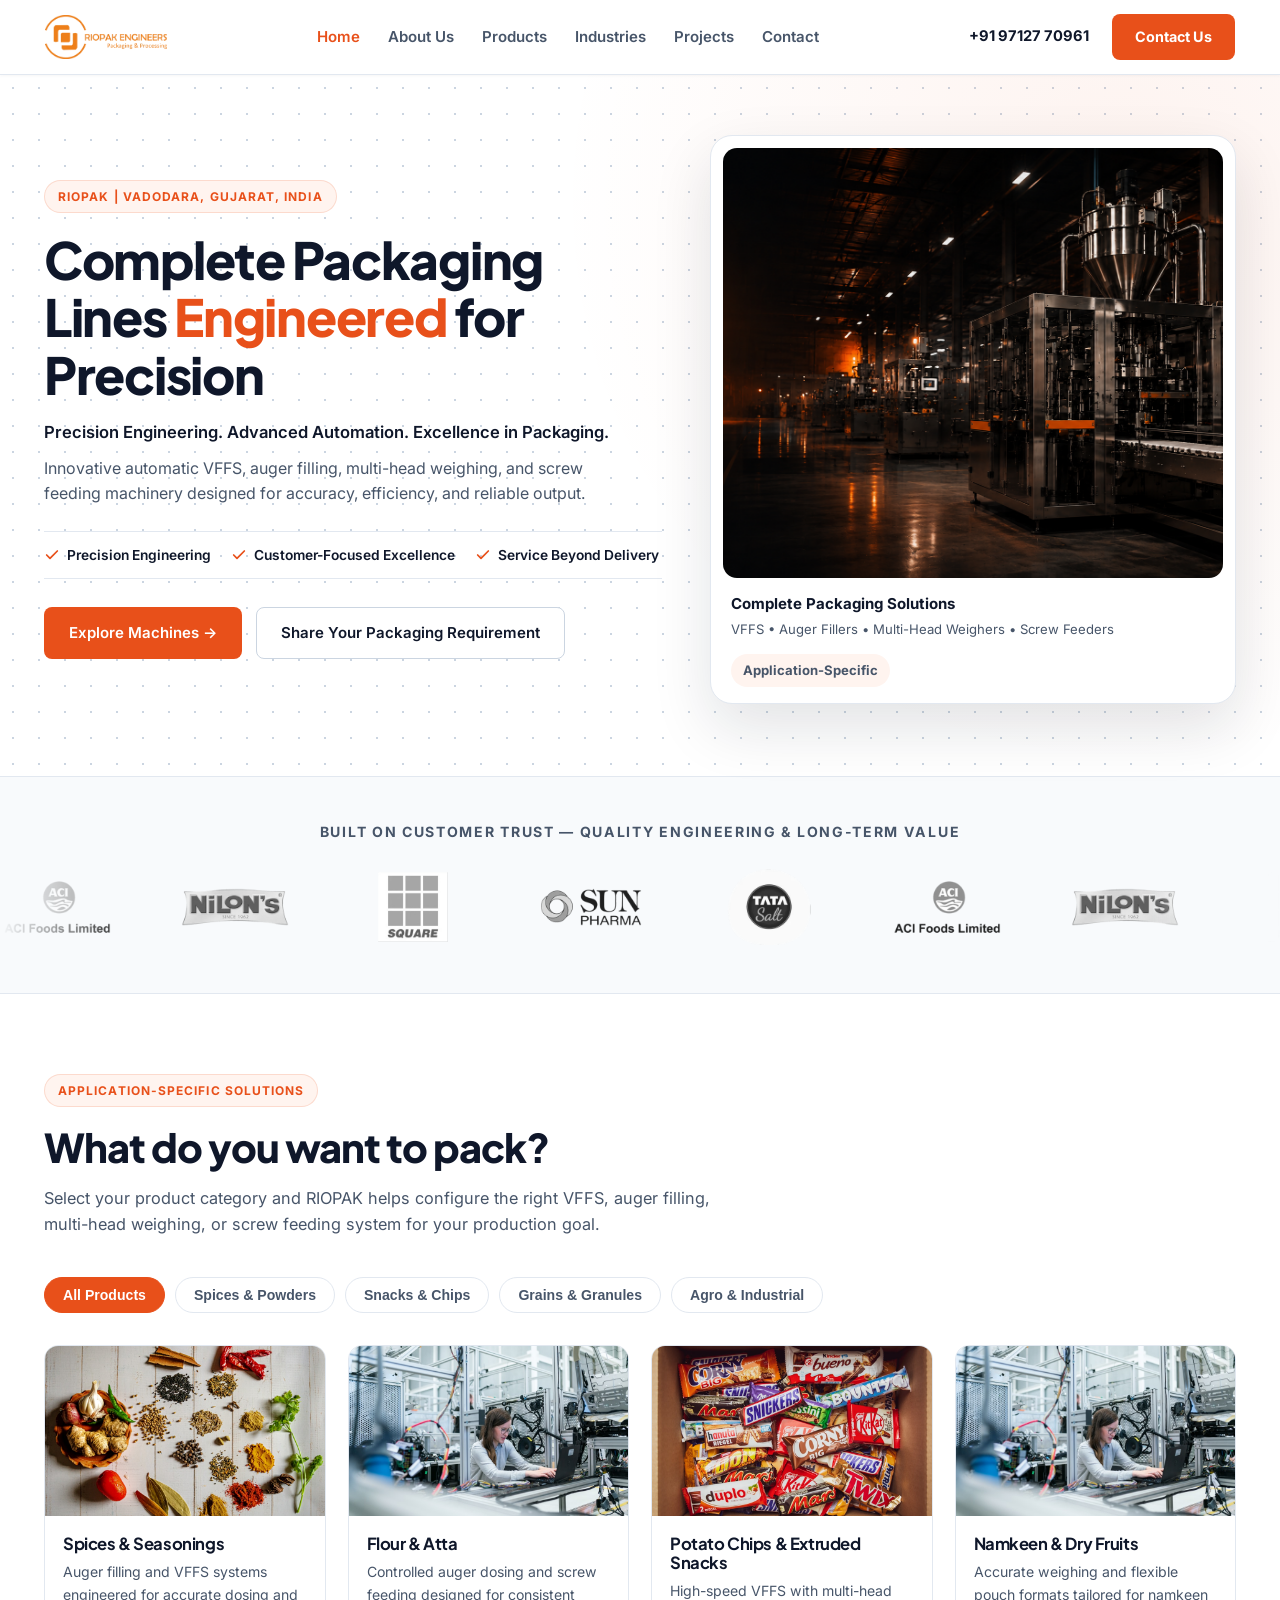
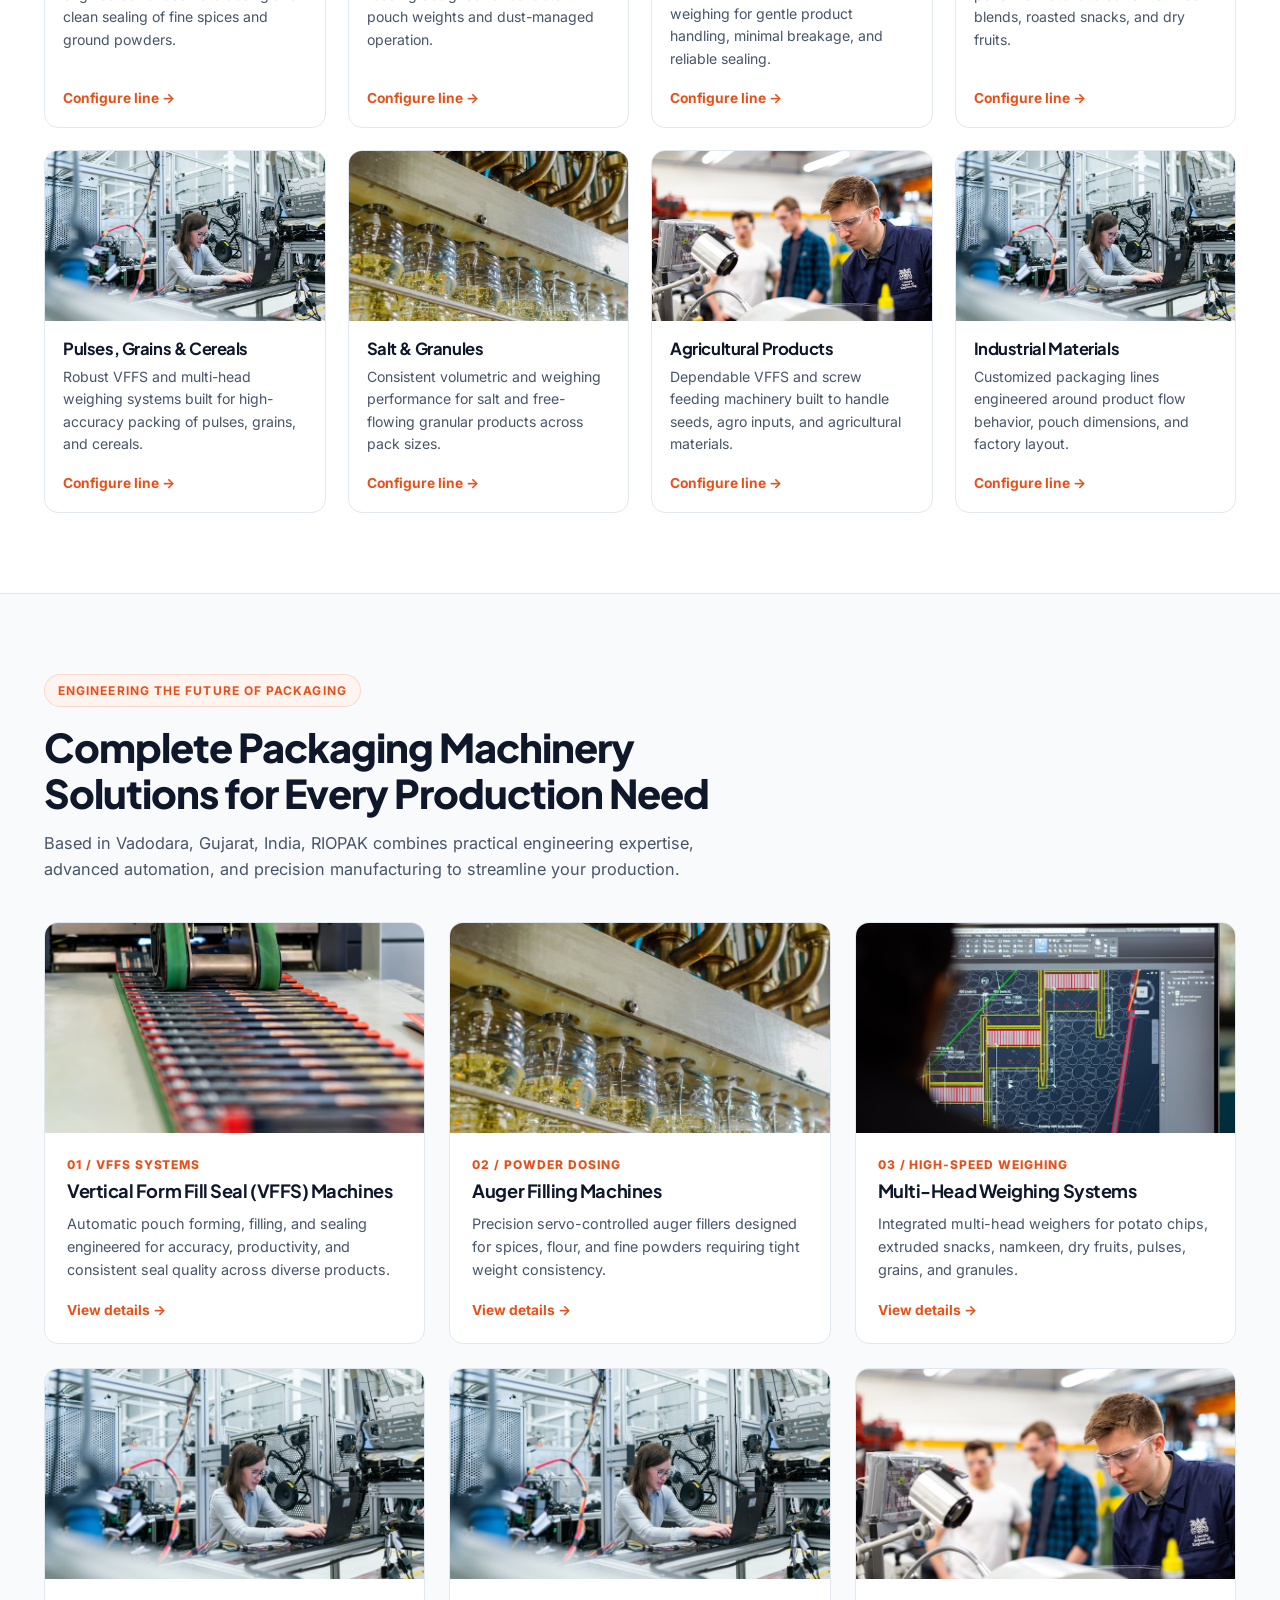
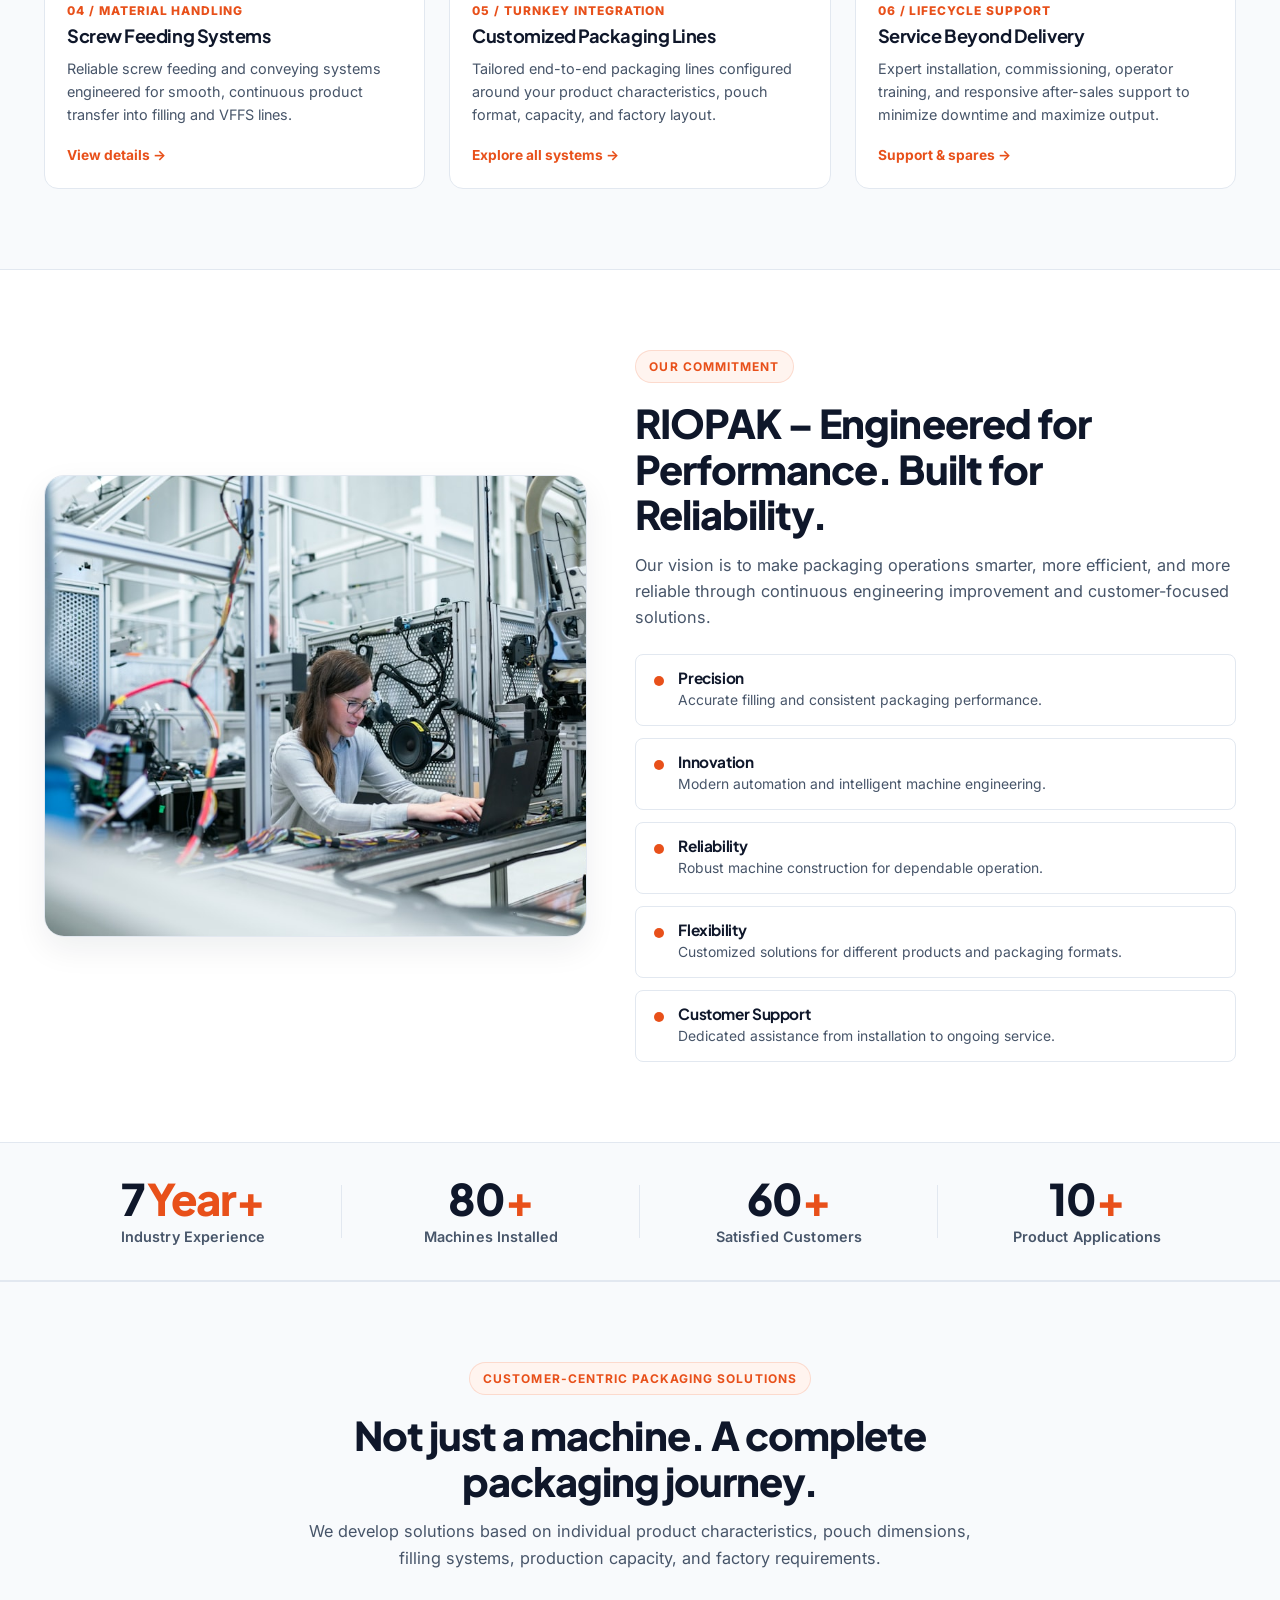
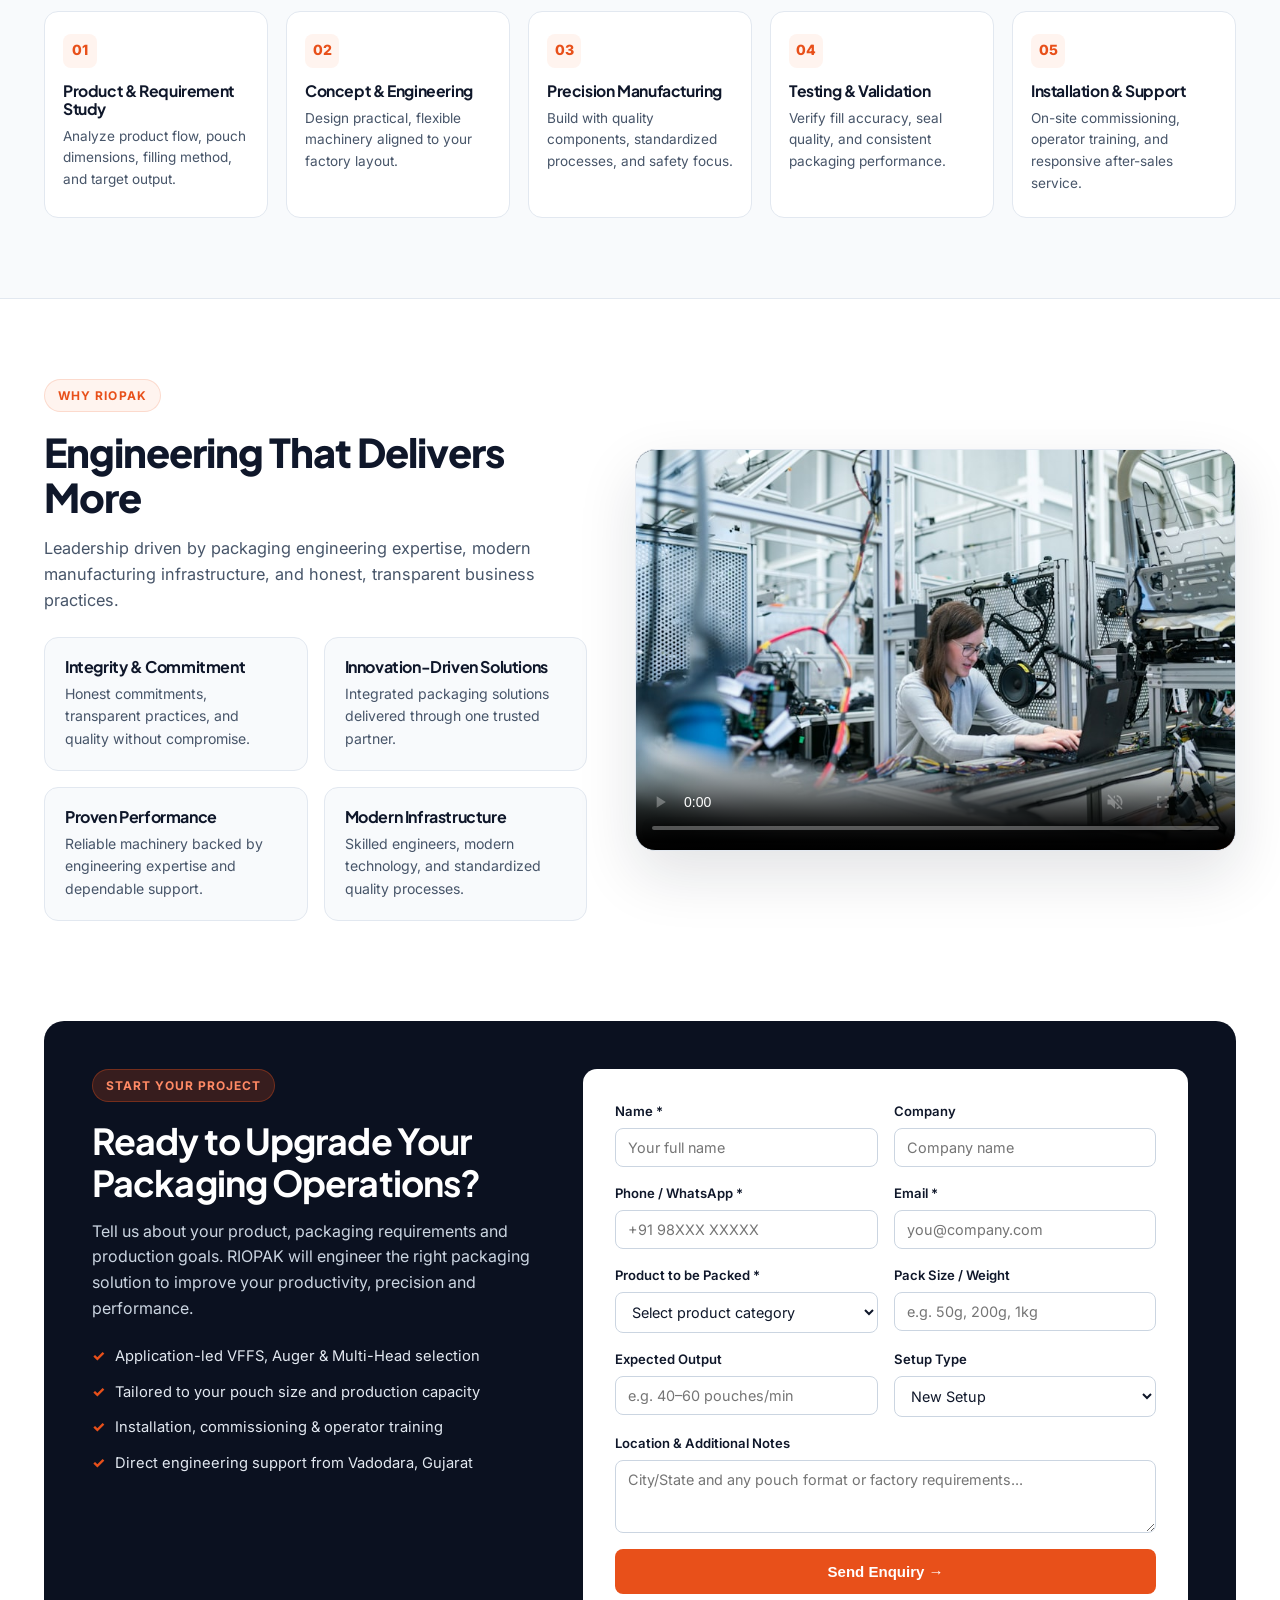
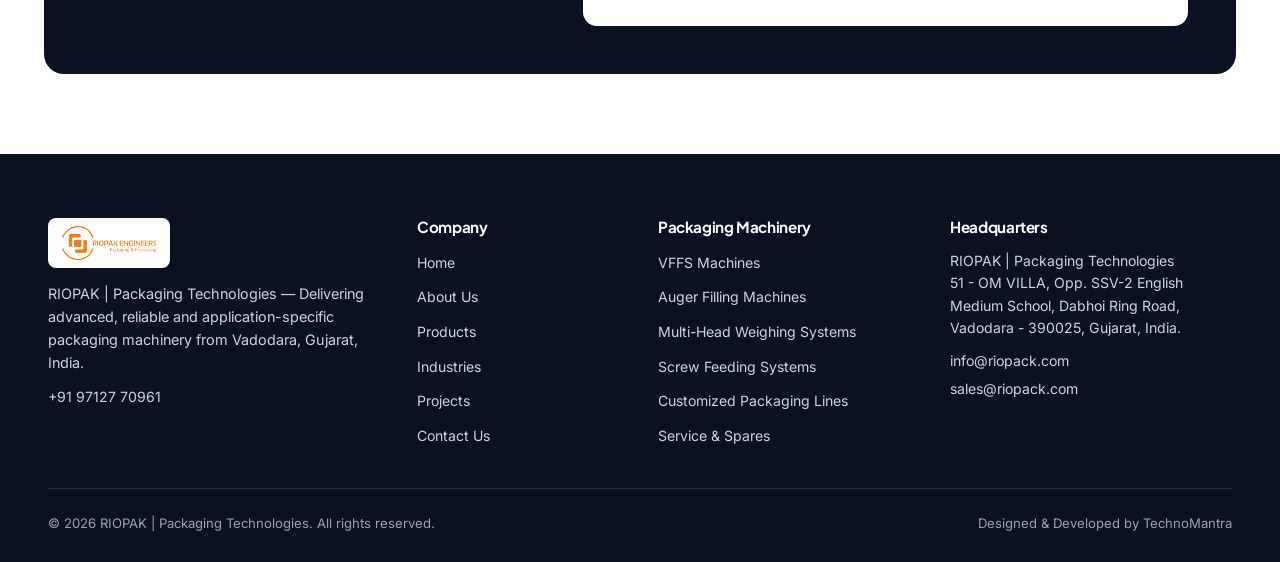
<file: index.html>
<!DOCTYPE html>
<html lang="en">
<head>
  <meta charset="UTF-8">
  <meta name="viewport" content="width=device-width, initial-scale=1.0">
  <title>RIOPAK | Packaging Technologies — Complete Packaging Machinery Solutions</title>
  <meta name="description" content="RIOPAK is a packaging machinery manufacturer based in Vadodara, Gujarat, India, delivering VFFS Machines, Auger Filling Machines, Multi-Head Weighing Systems, Screw Feeding Systems and Customized Packaging Lines.">
  <link rel="icon" href="assets/images/favicon.png" type="image/png">
  <link rel="preconnect" href="https://fonts.googleapis.com">
  <link rel="preconnect" href="https://fonts.gstatic.com" crossorigin>
  <link href="https://fonts.googleapis.com/css2?family=Inter:wght@400;500;600;700&family=Plus+Jakarta+Sans:wght@600;700;800&display=swap" rel="stylesheet">
  <link rel="stylesheet" href="css/home-catalis.css">
  <link rel="stylesheet" href="css/header.css">
</head>
<body>

  <!-- Header -->
  <header class="site-header">
    <div class="header-inner">
      <a href="index.html" class="brand-link">
        <img src="assets/logos/RIOPAK-ENGINEERS-LOGO.webp" alt="RIOPAK Packaging Technologies Logo" class="brand-logo">
      </a>

      <nav class="main-nav" id="mainNav" aria-label="Primary navigation">
        <ul>
          <li><a href="index.html" class="active">Home</a></li>
          <li><a href="pages/about.html">About Us</a></li>
          <li><a href="pages/products.html">Products</a></li>
          <li><a href="pages/industries.html">Industries</a></li>
          <li><a href="pages/projects.html">Projects</a></li>
          <li><a href="pages/contact.html">Contact</a></li>
        </ul>
      </nav>

      <div class="header-actions">
        <a href="tel:+919712770961" class="header-phone">+91 97127 70961</a>
        <a href="#quote-form" class="btn btn-primary header-cta">Contact Us</a>
        <button class="nav-toggle" id="navToggle" aria-label="Toggle menu" aria-expanded="false">
          <span></span><span></span><span></span>
        </button>
      </div>
    </div>
  </header>

  <!-- 01 — HERO -->
  <section class="hero-section">
    <div class="container hero-grid">
      <div>
        <span class="eyebrow">RIOPAK | Vadodara, Gujarat, India</span>
        <h1 class="hero-title">Complete Packaging Lines <span>Engineered</span> for Precision</h1>
        <p class="hero-subline">Precision Engineering. Advanced Automation. Excellence in Packaging.</p>
        <p class="hero-desc">Innovative automatic VFFS, auger filling, multi-head weighing, and screw feeding machinery designed for accuracy, efficiency, and reliable output.</p>

        <div class="hero-checks">
          <span class="hero-check-item">
            <svg width="16" height="16" viewBox="0 0 24 24" fill="none" stroke="currentColor" stroke-width="2.6" stroke-linecap="round" stroke-linejoin="round"><polyline points="20 6 9 17 4 12"/></svg>
            Precision Engineering
          </span>
          <span class="hero-check-item">
            <svg width="16" height="16" viewBox="0 0 24 24" fill="none" stroke="currentColor" stroke-width="2.6" stroke-linecap="round" stroke-linejoin="round"><polyline points="20 6 9 17 4 12"/></svg>
            Customer-Focused Excellence
          </span>
          <span class="hero-check-item">
            <svg width="16" height="16" viewBox="0 0 24 24" fill="none" stroke="currentColor" stroke-width="2.6" stroke-linecap="round" stroke-linejoin="round"><polyline points="20 6 9 17 4 12"/></svg>
            Service Beyond Delivery
          </span>
        </div>

        <div class="hero-ctas">
          <a href="#machines" class="btn btn-primary">Explore Machines →</a>
          <a href="#quote-form" class="btn btn-outline">Share Your Packaging Requirement</a>
        </div>
      </div>

      <div class="hero-showcase">
        <div class="hero-media">
          <img src="assets/images/hero/hero-section.png" alt="RIOPAK Automatic Packaging Machinery">
        </div>
        <div class="hero-caption-bar">
          <div>
            <strong>Complete Packaging Solutions</strong>
            <span>VFFS • Auger Fillers • Multi-Head Weighers • Screw Feeders</span>
          </div>
          <span class="hero-status-pill">Application-Specific</span>
        </div>
      </div>
    </div>
  </section>

  <!-- 02 — CLIENT TRUST MARQUEE -->
  <section class="trust-strip" aria-label="Trusted by leading brands">
    <div class="container">
      <p class="trust-label">Built on Customer Trust — Quality Engineering &amp; Long-Term Value</p>
    </div>
    <div class="logo-marquee">
      <div class="logo-track">
        <img src="assets/images/logos/1.webp" alt="ACI Foods Limited">
        <img src="assets/images/logos/2.webp" alt="Nilon's">
        <img src="assets/images/logos/3.webp" alt="Square Pharmaceuticals">
        <img src="assets/images/logos/4.webp" alt="Sun Pharma">
        <img src="assets/images/logos/5.webp" alt="Tata Salt">
        <img src="assets/images/logos/1.webp" alt="ACI Foods Limited">
        <img src="assets/images/logos/2.webp" alt="Nilon's">
        <img src="assets/images/logos/3.webp" alt="Square Pharmaceuticals">
        <img src="assets/images/logos/4.webp" alt="Sun Pharma">
        <img src="assets/images/logos/5.webp" alt="Tata Salt">
        <img src="assets/images/logos/1.webp" alt="ACI Foods Limited">
        <img src="assets/images/logos/2.webp" alt="Nilon's">
        <img src="assets/images/logos/3.webp" alt="Square Pharmaceuticals">
        <img src="assets/images/logos/4.webp" alt="Sun Pharma">
        <img src="assets/images/logos/5.webp" alt="Tata Salt">
      </div>
      <div class="logo-track" aria-hidden="true">
        <img src="assets/images/logos/1.webp" alt="ACI Foods Limited">
        <img src="assets/images/logos/2.webp" alt="Nilon's">
        <img src="assets/images/logos/3.webp" alt="Square Pharmaceuticals">
        <img src="assets/images/logos/4.webp" alt="Sun Pharma">
        <img src="assets/images/logos/5.webp" alt="Tata Salt">
        <img src="assets/images/logos/1.webp" alt="ACI Foods Limited">
        <img src="assets/images/logos/2.webp" alt="Nilon's">
        <img src="assets/images/logos/3.webp" alt="Square Pharmaceuticals">
        <img src="assets/images/logos/4.webp" alt="Sun Pharma">
        <img src="assets/images/logos/5.webp" alt="Tata Salt">
        <img src="assets/images/logos/1.webp" alt="ACI Foods Limited">
        <img src="assets/images/logos/2.webp" alt="Nilon's">
        <img src="assets/images/logos/3.webp" alt="Square Pharmaceuticals">
        <img src="assets/images/logos/4.webp" alt="Sun Pharma">
        <img src="assets/images/logos/5.webp" alt="Tata Salt">
      </div>
    </div>
  </section>

  <!-- 03 — WHAT DO YOU WANT TO PACK? -->
  <section class="section-pad" id="applications">
    <div class="container">
      <div class="section-header">
        <span class="eyebrow">Application-Specific Solutions</span>
        <h2 class="section-title">What do you want to pack?</h2>
        <p class="section-subtitle">Select your product category and RIOPAK helps configure the right VFFS, auger filling, multi-head weighing, or screw feeding system for your production goal.</p>
      </div>

      <div class="filter-tabs" role="tablist" aria-label="Filter packaging applications">
        <button class="filter-tab active" data-filter="all">All Products</button>
        <button class="filter-tab" data-filter="powders">Spices &amp; Powders</button>
        <button class="filter-tab" data-filter="snacks">Snacks &amp; Chips</button>
        <button class="filter-tab" data-filter="grains">Grains &amp; Granules</button>
        <button class="filter-tab" data-filter="agro">Agro &amp; Industrial</button>
      </div>

      <div class="pack-grid">
        <article class="pack-card" data-category="powders">
          <img class="pack-card-img" src="assets/images/industries/spices.jpg" alt="Spices packaging machinery" loading="lazy">
          <div class="pack-card-body">
            <h3>Spices &amp; Seasonings</h3>
            <p>Auger filling and VFFS systems engineered for accurate dosing and clean sealing of fine spices and ground powders.</p>
            <a href="#quote-form" class="card-link" data-select-product="Spices &amp; Powders">Configure line →</a>
          </div>
        </article>

        <article class="pack-card" data-category="powders">
          <img class="pack-card-img" src="assets/images/industries/food.jpg" alt="Flour and atta packaging" loading="lazy">
          <div class="pack-card-body">
            <h3>Flour &amp; Atta</h3>
            <p>Controlled auger dosing and screw feeding designed for consistent pouch weights and dust-managed operation.</p>
            <a href="#quote-form" class="card-link" data-select-product="Flour &amp; Atta">Configure line →</a>
          </div>
        </article>

        <article class="pack-card" data-category="snacks">
          <img class="pack-card-img" src="assets/images/industries/snacks.jpg" alt="Potato chips and extruded snacks packaging" loading="lazy">
          <div class="pack-card-body">
            <h3>Potato Chips &amp; Extruded Snacks</h3>
            <p>High-speed VFFS with multi-head weighing for gentle product handling, minimal breakage, and reliable sealing.</p>
            <a href="#quote-form" class="card-link" data-select-product="Potato Chips &amp; Extruded Snacks">Configure line →</a>
          </div>
        </article>

        <article class="pack-card" data-category="snacks">
          <img class="pack-card-img" src="assets/images/projects/vffs-machine.jpg" alt="Namkeen and dry fruits packaging" loading="lazy">
          <div class="pack-card-body">
            <h3>Namkeen &amp; Dry Fruits</h3>
            <p>Accurate weighing and flexible pouch formats tailored for namkeen blends, roasted snacks, and dry fruits.</p>
            <a href="#quote-form" class="card-link" data-select-product="Namkeen &amp; Dry Fruits">Configure line →</a>
          </div>
        </article>

        <article class="pack-card" data-category="grains">
          <img class="pack-card-img" src="assets/images/industries/food.jpg" alt="Pulses, grains and cereals packaging" loading="lazy">
          <div class="pack-card-body">
            <h3>Pulses, Grains &amp; Cereals</h3>
            <p>Robust VFFS and multi-head weighing systems built for high-accuracy packing of pulses, grains, and cereals.</p>
            <a href="#quote-form" class="card-link" data-select-product="Pulses, Grains &amp; Cereals">Configure line →</a>
          </div>
        </article>

        <article class="pack-card" data-category="grains">
          <img class="pack-card-img" src="assets/images/products/FILLERS & WEIGHERSA.avif" alt="Salt and granules packaging" loading="lazy">
          <div class="pack-card-body">
            <h3>Salt &amp; Granules</h3>
            <p>Consistent volumetric and weighing performance for salt and free-flowing granular products across pack sizes.</p>
            <a href="#quote-form" class="card-link" data-select-product="Salt &amp; Granules">Configure line →</a>
          </div>
        </article>

        <article class="pack-card" data-category="agro">
          <img class="pack-card-img" src="assets/images/industries/agro.jpg" alt="Agricultural products packaging" loading="lazy">
          <div class="pack-card-body">
            <h3>Agricultural Products</h3>
            <p>Dependable VFFS and screw feeding machinery built to handle seeds, agro inputs, and agricultural materials.</p>
            <a href="#quote-form" class="card-link" data-select-product="Agricultural Products">Configure line →</a>
          </div>
        </article>

        <article class="pack-card" data-category="agro">
          <img class="pack-card-img" src="assets/images/projects/custom-packaging-line.jpg" alt="Industrial materials packaging" loading="lazy">
          <div class="pack-card-body">
            <h3>Industrial Materials</h3>
            <p>Customized packaging lines engineered around product flow behavior, pouch dimensions, and factory layout.</p>
            <a href="#quote-form" class="card-link" data-select-product="Industrial Materials">Configure line →</a>
          </div>
        </article>
      </div>
    </div>
  </section>

  <!-- 04 — COMPREHENSIVE MACHINERY LINEUP -->
  <section class="section-pad section-soft" id="machines">
    <div class="container">
      <div class="section-header">
        <span class="eyebrow">Engineering the Future of Packaging</span>
        <h2 class="section-title">Complete Packaging Machinery Solutions for Every Production Need</h2>
        <p class="section-subtitle">Based in Vadodara, Gujarat, India, RIOPAK combines practical engineering expertise, advanced automation, and precision manufacturing to streamline your production.</p>
      </div>

      <div class="machines-grid">
        <article class="machine-card">
          <img class="machine-card-img" src="assets/images/products/VFFS MACHINES.avif" alt="Vertical Form Fill Seal (VFFS) Machines" loading="lazy">
          <div class="machine-card-body">
            <span class="machine-num">01 / VFFS SYSTEMS</span>
            <h3>Vertical Form Fill Seal (VFFS) Machines</h3>
            <p>Automatic pouch forming, filling, and sealing engineered for accuracy, productivity, and consistent seal quality across diverse products.</p>
            <a href="pages/products.html" class="card-link">View details →</a>
          </div>
        </article>

        <article class="machine-card">
          <img class="machine-card-img" src="assets/images/products/FILLERS & WEIGHERSA.avif" alt="Auger Filling Machines" loading="lazy">
          <div class="machine-card-body">
            <span class="machine-num">02 / POWDER DOSING</span>
            <h3>Auger Filling Machines</h3>
            <p>Precision servo-controlled auger fillers designed for spices, flour, and fine powders requiring tight weight consistency.</p>
            <a href="pages/products.html" class="card-link">View details →</a>
          </div>
        </article>

        <article class="machine-card">
          <img class="machine-card-img" src="assets/images/projects/weighing-system.jpg" alt="Multi-Head Weighing Systems" loading="lazy">
          <div class="machine-card-body">
            <span class="machine-num">03 / HIGH-SPEED WEIGHING</span>
            <h3>Multi-Head Weighing Systems</h3>
            <p>Integrated multi-head weighers for potato chips, extruded snacks, namkeen, dry fruits, pulses, grains, and granules.</p>
            <a href="pages/products.html" class="card-link">View details →</a>
          </div>
        </article>

        <article class="machine-card">
          <img class="machine-card-img" src="assets/images/products/ACCESSORIES.jpg" alt="Screw Feeding Systems" loading="lazy">
          <div class="machine-card-body">
            <span class="machine-num">04 / MATERIAL HANDLING</span>
            <h3>Screw Feeding Systems</h3>
            <p>Reliable screw feeding and conveying systems engineered for smooth, continuous product transfer into filling and VFFS lines.</p>
            <a href="pages/products.html" class="card-link">View details →</a>
          </div>
        </article>

        <article class="machine-card">
          <img class="machine-card-img" src="assets/images/projects/custom-packaging-line.jpg" alt="Customized Packaging Lines" loading="lazy">
          <div class="machine-card-body">
            <span class="machine-num">05 / TURNKEY INTEGRATION</span>
            <h3>Customized Packaging Lines</h3>
            <p>Tailored end-to-end packaging lines configured around your product characteristics, pouch format, capacity, and factory layout.</p>
            <a href="pages/products.html" class="card-link">Explore all systems →</a>
          </div>
        </article>

        <article class="machine-card">
          <img class="machine-card-img" src="assets/images/products/SERVICE_SPARES.jpg" alt="Service Beyond Delivery" loading="lazy">
          <div class="machine-card-body">
            <span class="machine-num">06 / LIFECYCLE SUPPORT</span>
            <h3>Service Beyond Delivery</h3>
            <p>Expert installation, commissioning, operator training, and responsive after-sales support to minimize downtime and maximize output.</p>
            <a href="pages/products.html" class="card-link">Support &amp; spares →</a>
          </div>
        </article>
      </div>
    </div>
  </section>

  <!-- 05 — OUR COMMITMENT -->
  <section class="section-pad">
    <div class="container split-grid">
      <div class="split-media">
        <img src="assets/images/about/about-main.jpg" alt="RIOPAK precision-driven engineering" loading="lazy">
      </div>
      <div>
        <span class="eyebrow">Our Commitment</span>
        <h2 class="section-title">RIOPAK – Engineered for Performance. Built for Reliability.</h2>
        <p class="section-subtitle">Our vision is to make packaging operations smarter, more efficient, and more reliable through continuous engineering improvement and customer-focused solutions.</p>
        <div class="commitment-list">
          <div class="commitment-item">
            <span class="commitment-dot"></span>
            <div>
              <h4>Precision</h4>
              <p>Accurate filling and consistent packaging performance.</p>
            </div>
          </div>
          <div class="commitment-item">
            <span class="commitment-dot"></span>
            <div>
              <h4>Innovation</h4>
              <p>Modern automation and intelligent machine engineering.</p>
            </div>
          </div>
          <div class="commitment-item">
            <span class="commitment-dot"></span>
            <div>
              <h4>Reliability</h4>
              <p>Robust machine construction for dependable operation.</p>
            </div>
          </div>
          <div class="commitment-item">
            <span class="commitment-dot"></span>
            <div>
              <h4>Flexibility</h4>
              <p>Customized solutions for different products and packaging formats.</p>
            </div>
          </div>
          <div class="commitment-item">
            <span class="commitment-dot"></span>
            <div>
              <h4>Customer Support</h4>
              <p>Dedicated assistance from installation to ongoing service.</p>
            </div>
          </div>
        </div>
      </div>
    </div>
  </section>

  <!-- 06 — PROOF & PERFORMANCE STATS STRIP -->
  <section class="stats-strip" id="stats" aria-label="RIOPAK by the numbers">
    <div class="container">
      <div class="stats-strip-inner">
        <div class="strip-item">
          <div class="strip-num">7<span class="strip-accent">Year+</span></div>
          <div class="strip-label">Industry Experience</div>
        </div>
        <div class="strip-item">
          <div class="strip-num">80<span class="strip-accent">+</span></div>
          <div class="strip-label">Machines Installed</div>
        </div>
        <div class="strip-item">
          <div class="strip-num">60<span class="strip-accent">+</span></div>
          <div class="strip-label">Satisfied Customers</div>
        </div>
        <div class="strip-item">
          <div class="strip-num">10<span class="strip-accent">+</span></div>
          <div class="strip-label">Product Applications</div>
        </div>
      </div>
    </div>
  </section>

  <!-- 07 — 5-STEP PROCESS -->
  <section class="section-pad section-soft">
    <div class="container">
      <div class="section-header center">
        <span class="eyebrow">Customer-Centric Packaging Solutions</span>
        <h2 class="section-title">Not just a machine. A complete packaging journey.</h2>
        <p class="section-subtitle">We develop solutions based on individual product characteristics, pouch dimensions, filling systems, production capacity, and factory requirements.</p>
      </div>
      <div class="steps-grid">
        <div class="step-card">
          <span class="step-num">01</span>
          <h3>Product &amp; Requirement Study</h3>
          <p>Analyze product flow, pouch dimensions, filling method, and target output.</p>
        </div>
        <div class="step-card">
          <span class="step-num">02</span>
          <h3>Concept &amp; Engineering</h3>
          <p>Design practical, flexible machinery aligned to your factory layout.</p>
        </div>
        <div class="step-card">
          <span class="step-num">03</span>
          <h3>Precision Manufacturing</h3>
          <p>Build with quality components, standardized processes, and safety focus.</p>
        </div>
        <div class="step-card">
          <span class="step-num">04</span>
          <h3>Testing &amp; Validation</h3>
          <p>Verify fill accuracy, seal quality, and consistent packaging performance.</p>
        </div>
        <div class="step-card">
          <span class="step-num">05</span>
          <h3>Installation &amp; Support</h3>
          <p>On-site commissioning, operator training, and responsive after-sales service.</p>
        </div>
      </div>
    </div>
  </section>

  <!-- 07 — SEE THE LINE IN MOTION & WHY RIOPAK -->
  <section class="section-pad">
    <div class="container split-grid">
      <div>
        <span class="eyebrow">Why RIOPAK</span>
        <h2 class="section-title">Engineering That Delivers More</h2>
        <p class="section-subtitle" style="margin-bottom: 24px;">Leadership driven by packaging engineering expertise, modern manufacturing infrastructure, and honest, transparent business practices.</p>
        <div class="why-grid">
          <div class="why-card">
            <h4>Integrity &amp; Commitment</h4>
            <p>Honest commitments, transparent practices, and quality without compromise.</p>
          </div>
          <div class="why-card">
            <h4>Innovation-Driven Solutions</h4>
            <p>Integrated packaging solutions delivered through one trusted partner.</p>
          </div>
          <div class="why-card">
            <h4>Proven Performance</h4>
            <p>Reliable machinery backed by engineering expertise and dependable support.</p>
          </div>
          <div class="why-card">
            <h4>Modern Infrastructure</h4>
            <p>Skilled engineers, modern technology, and standardized quality processes.</p>
          </div>
        </div>
      </div>

      <div class="video-box">
        <video autoplay muted loop playsinline controls poster="assets/images/projects/vffs-machine.jpg">
          <source src="assets/videos/ENGINEERING THAT KEEPS PRODUCTION MOVING.mp4" type="video/mp4">
        </video>
      </div>
    </div>
  </section>

  <!-- 08 — INLINE TECHNICAL QUOTE FORM -->
  <section class="section-pad" id="quote-form" style="padding-top: 20px;">
    <div class="container">
      <div class="quote-wrapper">
        <div class="quote-info">
          <span class="eyebrow" style="background: rgba(232, 80, 26, 0.2); color: #ff8a65; border-color: rgba(232, 80, 26, 0.35);">Start Your Project</span>
          <h2>Ready to Upgrade Your Packaging Operations?</h2>
          <p>Tell us about your product, packaging requirements and production goals. RIOPAK will engineer the right packaging solution to improve your productivity, precision and performance.</p>
          <ul class="quote-bullets">
            <li>Application-led VFFS, Auger &amp; Multi-Head selection</li>
            <li>Tailored to your pouch size and production capacity</li>
            <li>Installation, commissioning &amp; operator training</li>
            <li>Direct engineering support from Vadodara, Gujarat</li>
          </ul>
        </div>

        <form class="quote-form" id="riopakQuoteForm">
          <div class="form-group">
            <label for="leadName">Name *</label>
            <input type="text" id="leadName" name="name" placeholder="Your full name" required>
          </div>
          <div class="form-group">
            <label for="leadCompany">Company</label>
            <input type="text" id="leadCompany" name="company" placeholder="Company name">
          </div>
          <div class="form-group">
            <label for="leadPhone">Phone / WhatsApp *</label>
            <input type="tel" id="leadPhone" name="phone" placeholder="+91 98XXX XXXXX" required>
          </div>
          <div class="form-group">
            <label for="leadEmail">Email *</label>
            <input type="email" id="leadEmail" name="email" placeholder="you@company.com" required>
          </div>
          <div class="form-group">
            <label for="productToPack">Product to be Packed *</label>
            <select id="productToPack" name="product" required>
              <option value="">Select product category</option>
              <option value="Spices &amp; Powders">Spices &amp; Ground Powders</option>
              <option value="Flour &amp; Atta">Flour &amp; Atta</option>
              <option value="Potato Chips &amp; Extruded Snacks">Potato Chips &amp; Extruded Snacks</option>
              <option value="Namkeen &amp; Dry Fruits">Namkeen &amp; Dry Fruits</option>
              <option value="Pulses, Grains &amp; Cereals">Pulses, Grains &amp; Cereals</option>
              <option value="Salt &amp; Granules">Salt &amp; Granules</option>
              <option value="Agricultural Products">Agricultural Products</option>
              <option value="Industrial Materials">Industrial Materials</option>
            </select>
          </div>
          <div class="form-group">
            <label for="packSize">Pack Size / Weight</label>
            <input type="text" id="packSize" name="packSize" placeholder="e.g. 50g, 200g, 1kg">
          </div>
          <div class="form-group">
            <label for="expectedOutput">Expected Output</label>
            <input type="text" id="expectedOutput" name="output" placeholder="e.g. 40–60 pouches/min">
          </div>
          <div class="form-group">
            <label for="setupType">Setup Type</label>
            <select id="setupType" name="setup">
              <option value="New Setup">New Setup</option>
              <option value="Existing Line Upgrade">Existing Line Upgrade</option>
            </select>
          </div>
          <div class="form-group full">
            <label for="leadMessage">Location &amp; Additional Notes</label>
            <textarea id="leadMessage" name="message" rows="3" placeholder="City/State and any pouch format or factory requirements..."></textarea>
          </div>
          <div class="form-group full">
            <button type="submit" class="btn btn-primary" style="width: 100%;">Send Enquiry →</button>
          </div>
          <div class="form-status" id="formStatus" role="status"></div>
        </form>
      </div>
    </div>
  </section>

  <!-- Footer -->
  <footer class="site-footer">
    <div class="container">
      <div class="footer-grid">
        <div class="footer-col">
          <div class="footer-logo-wrap">
            <img src="assets/logos/RIOPAK-ENGINEERS-LOGO.webp" alt="RIOPAK Packaging Technologies">
          </div>
          <p style="font-size: 0.9rem; margin: 0 0 12px;">RIOPAK | Packaging Technologies — Delivering advanced, reliable and application-specific packaging machinery from Vadodara, Gujarat, India.</p>
          <p style="font-size: 0.88rem; margin: 0;"><a href="tel:+919712770961">+91 97127 70961</a></p>
        </div>

        <div class="footer-col">
          <h4>Company</h4>
          <ul>
            <li><a href="index.html">Home</a></li>
            <li><a href="pages/about.html">About Us</a></li>
            <li><a href="pages/products.html">Products</a></li>
            <li><a href="pages/industries.html">Industries</a></li>
            <li><a href="pages/projects.html">Projects</a></li>
            <li><a href="pages/contact.html">Contact Us</a></li>
          </ul>
        </div>

        <div class="footer-col">
          <h4>Packaging Machinery</h4>
          <ul>
            <li><a href="pages/products.html">VFFS Machines</a></li>
            <li><a href="pages/products.html">Auger Filling Machines</a></li>
            <li><a href="pages/products.html">Multi-Head Weighing Systems</a></li>
            <li><a href="pages/products.html">Screw Feeding Systems</a></li>
            <li><a href="pages/products.html">Customized Packaging Lines</a></li>
            <li><a href="pages/products.html">Service &amp; Spares</a></li>
          </ul>
        </div>

        <div class="footer-col">
          <h4>Headquarters</h4>
          <p style="font-size: 0.88rem; margin: 0 0 10px;">RIOPAK | Packaging Technologies<br>51 - OM VILLA, Opp. SSV-2 English Medium School, Dabhoi Ring Road, Vadodara - 390025, Gujarat, India.</p>
          <p style="font-size: 0.88rem; margin: 0 0 6px;"><a href="mailto:info@riopack.com">info@riopack.com</a></p>
          <p style="font-size: 0.88rem; margin: 0;"><a href="mailto:sales@riopack.com">sales@riopack.com</a></p>
        </div>
      </div>

      <div class="footer-bottom">
        <span>© 2026 RIOPAK | Packaging Technologies. All rights reserved.</span>
        <span>Designed &amp; Developed by TechnoMantra</span>
      </div>
    </div>
  </footer>

  <script src="js/home-catalis.js"></script>
</body>
</html>
</file>
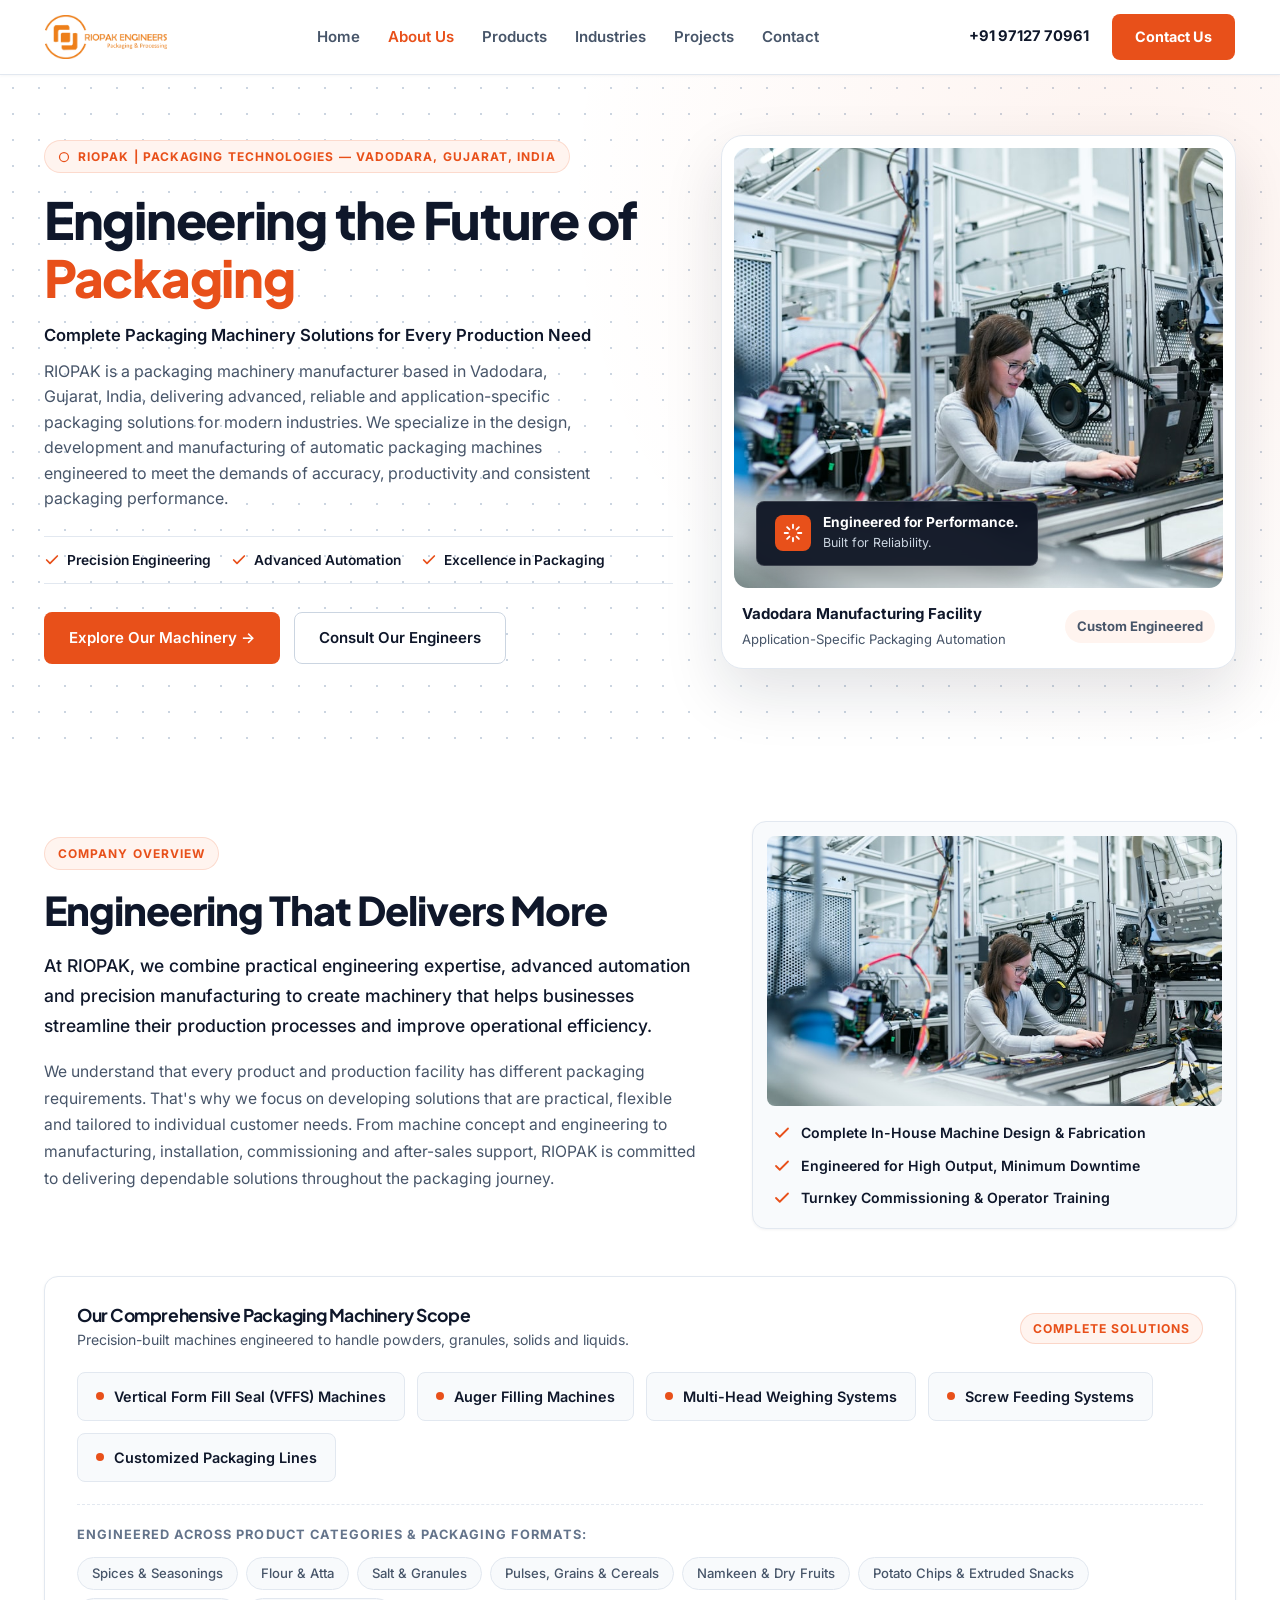
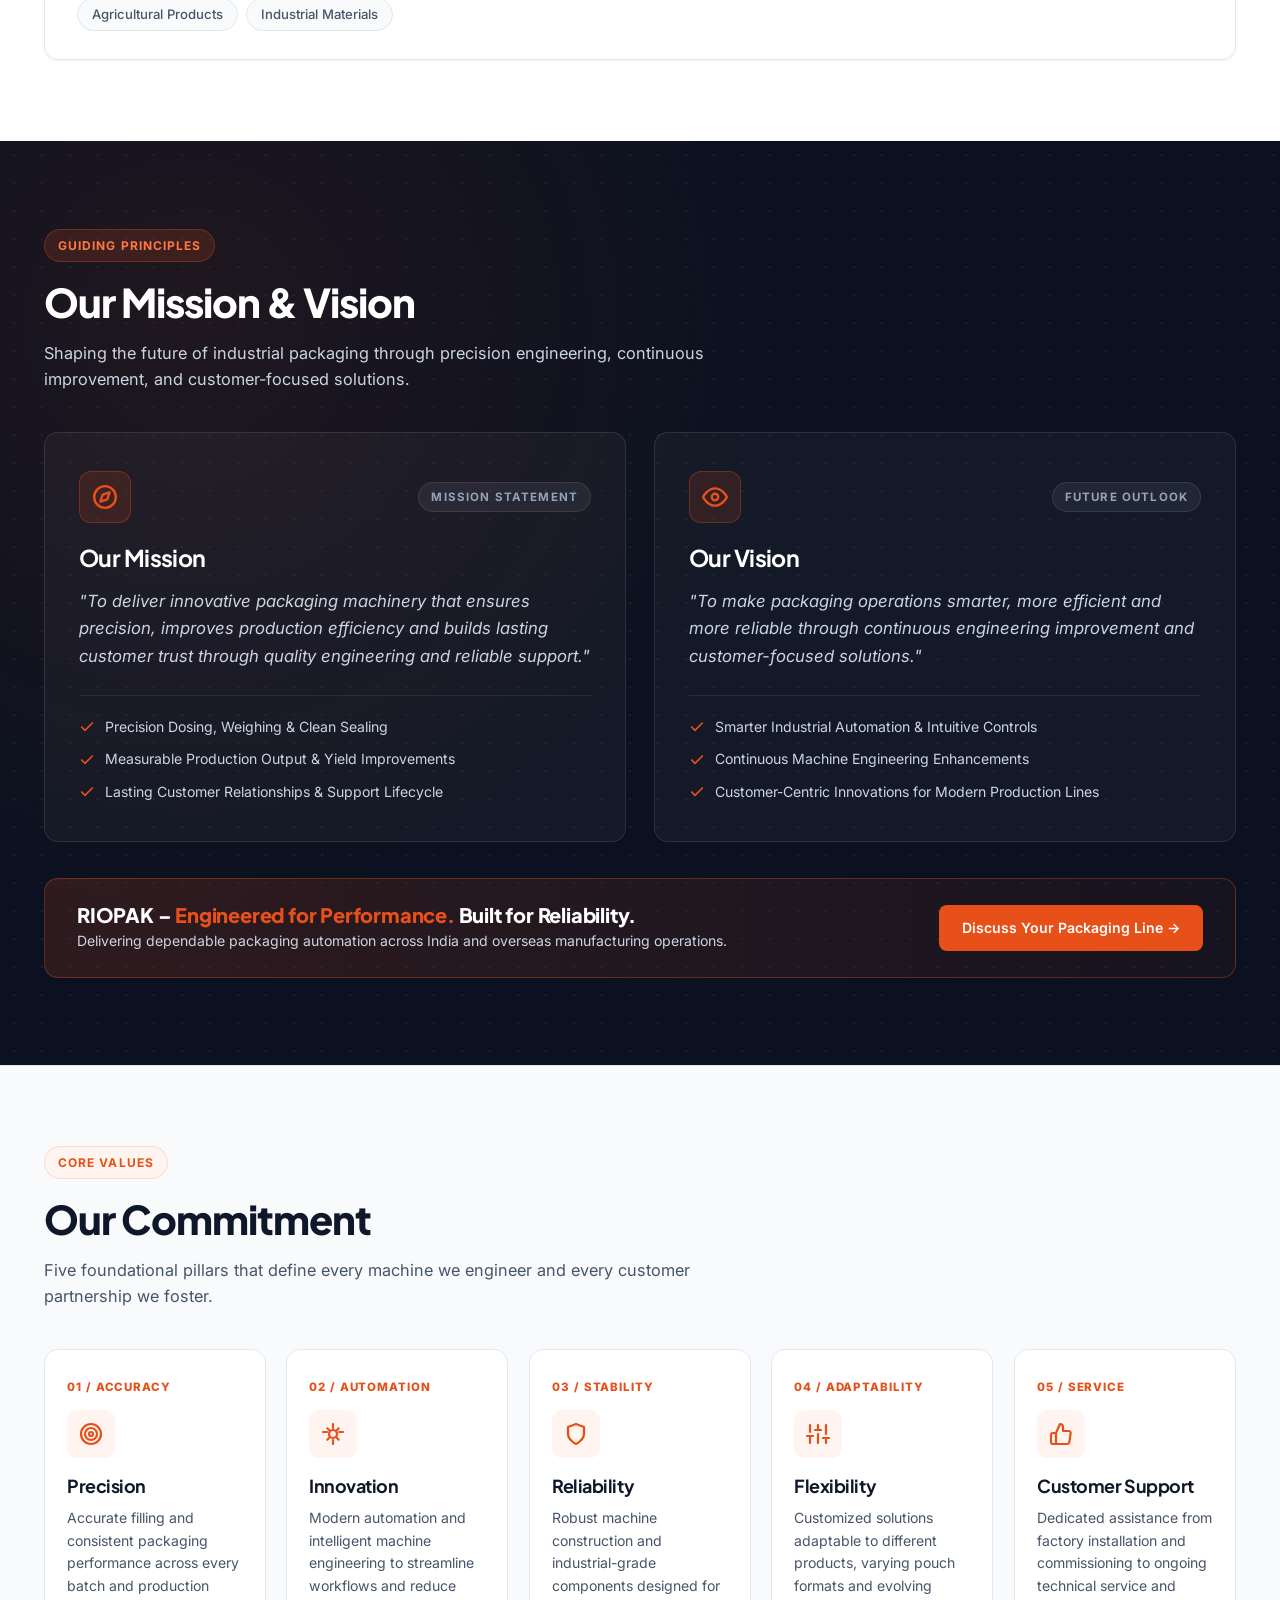
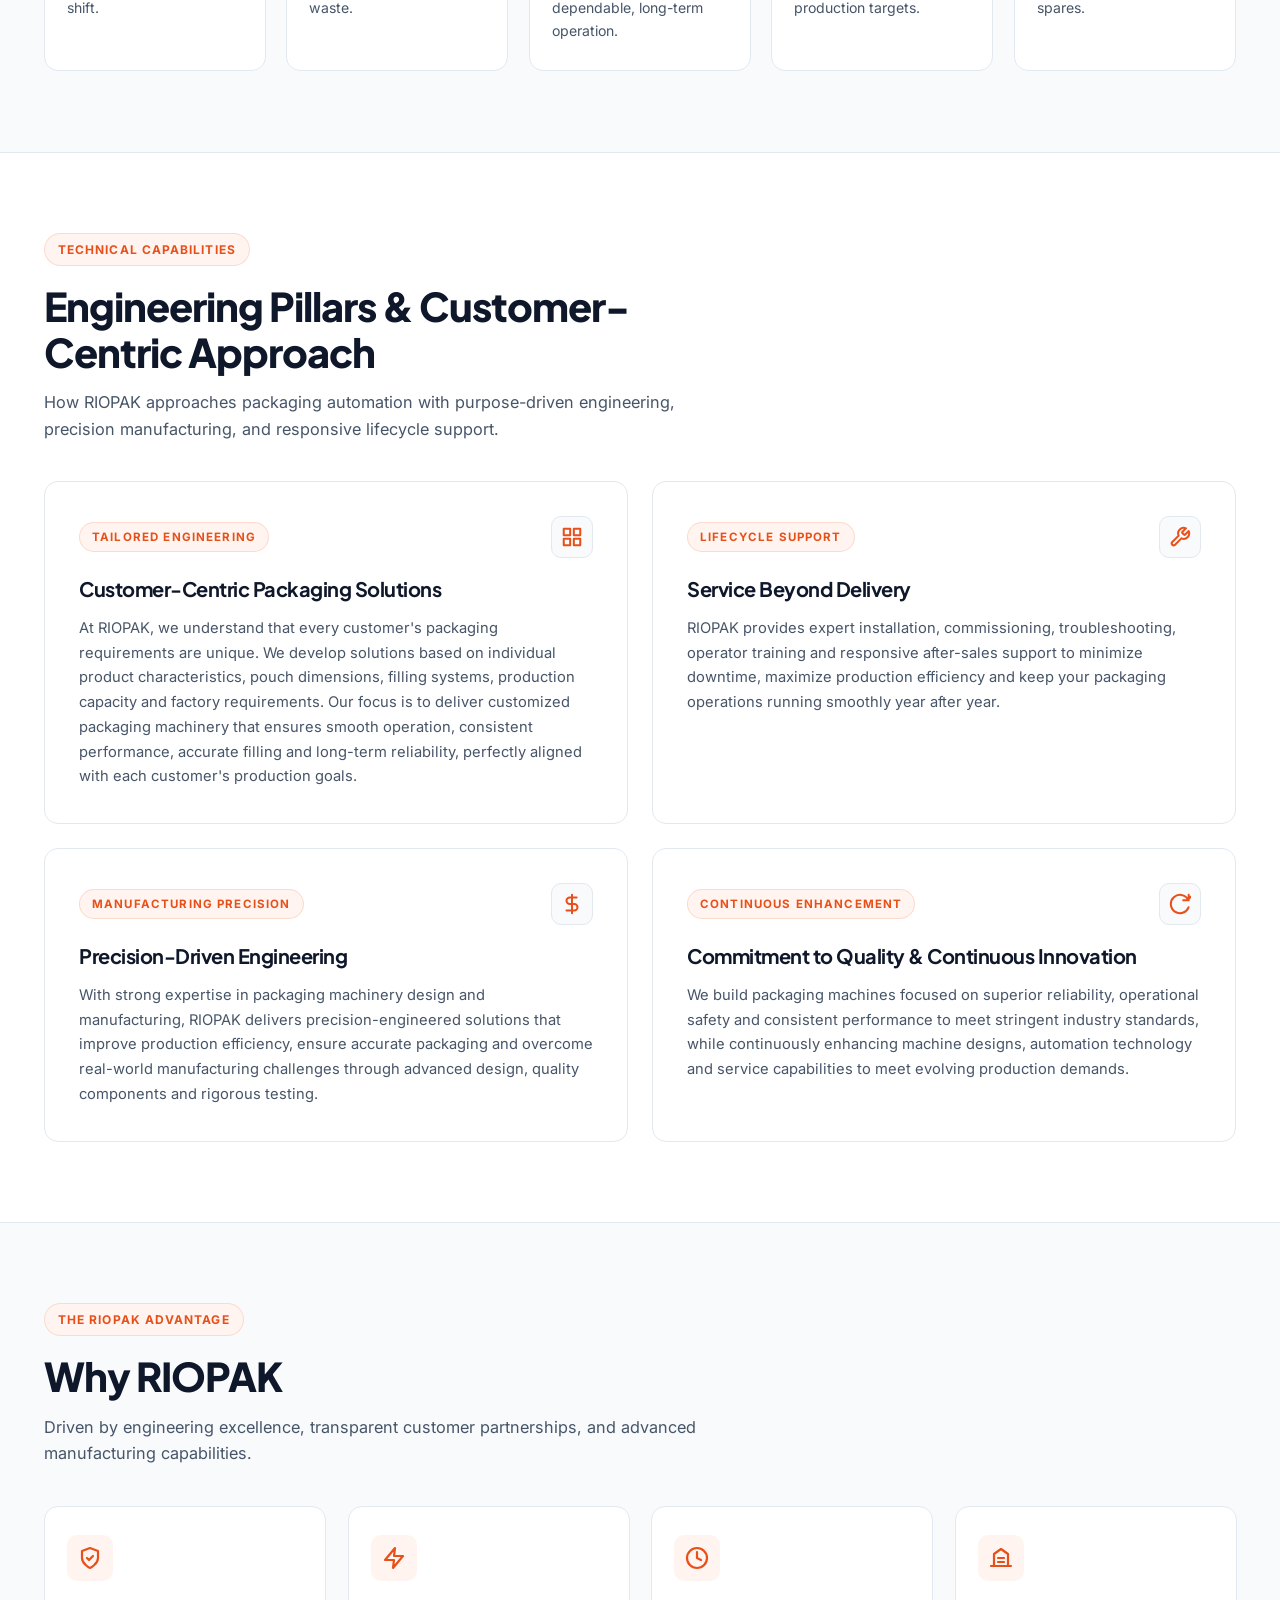
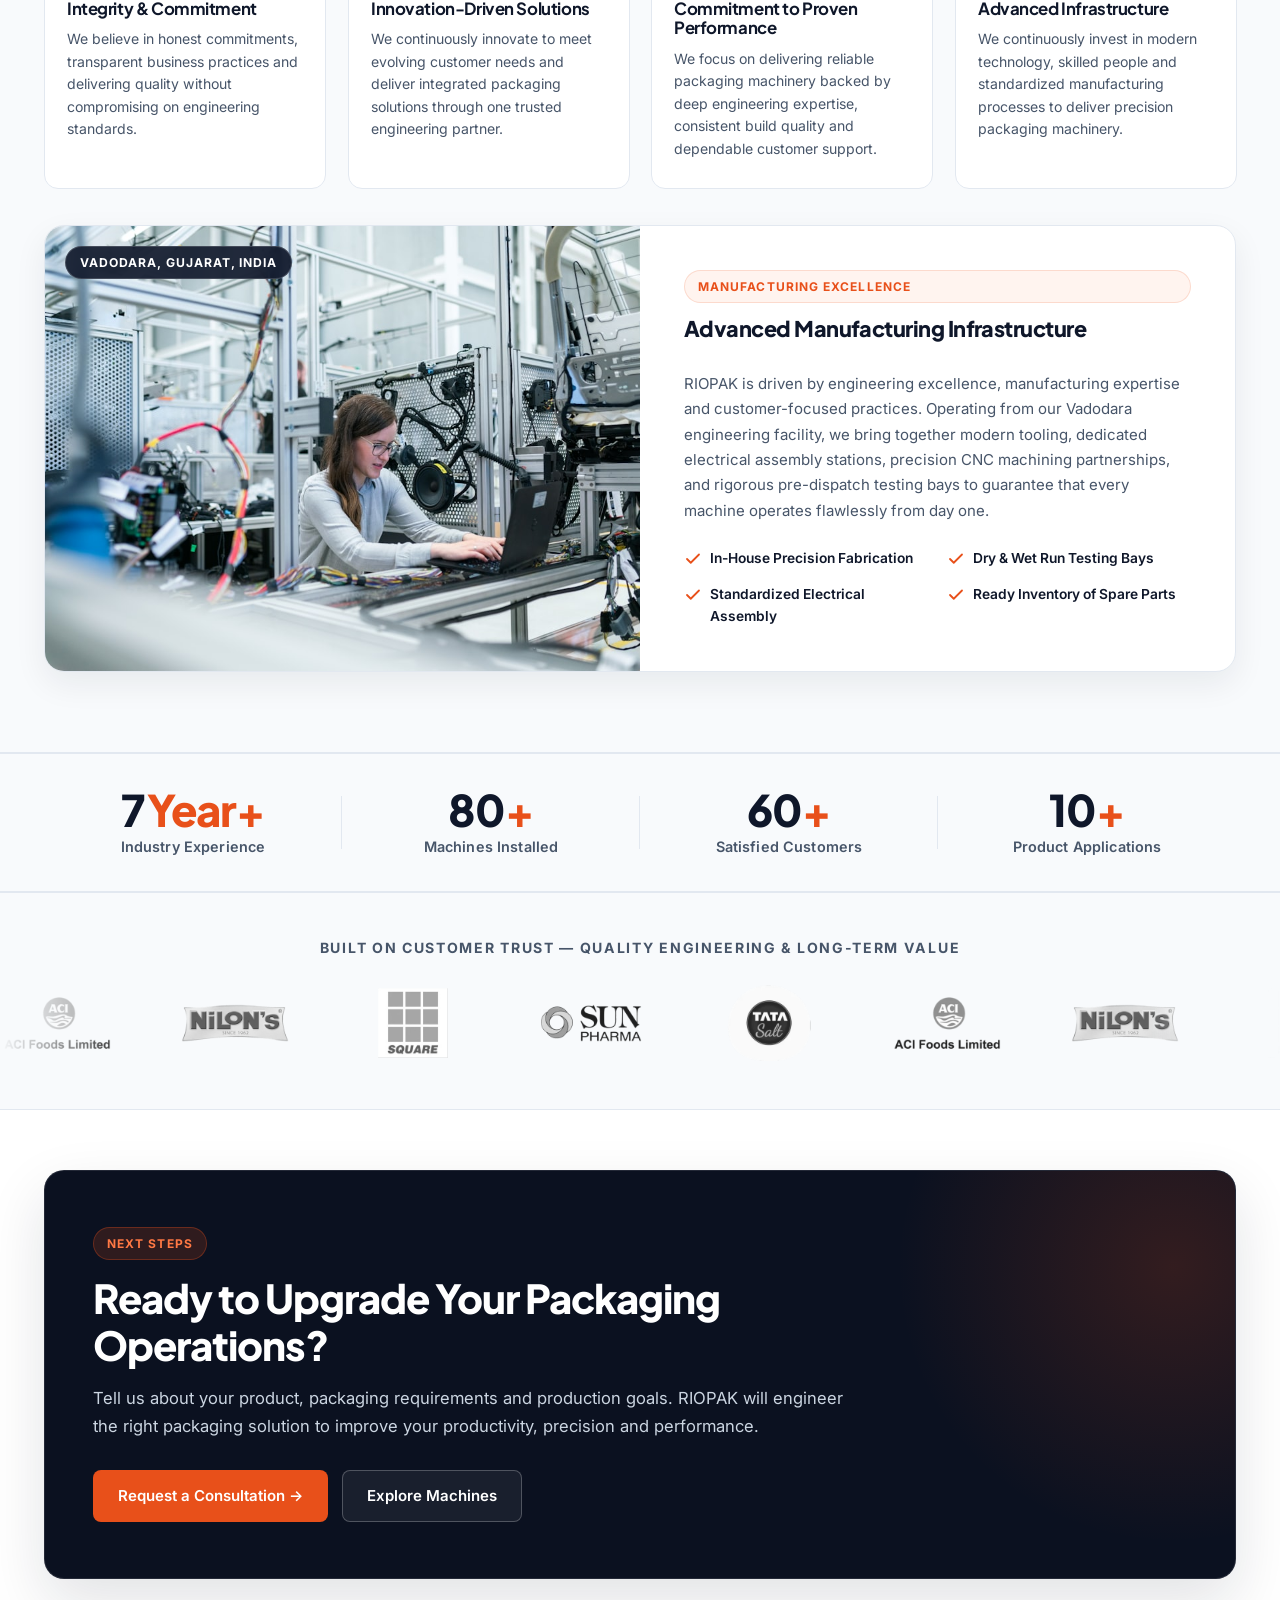
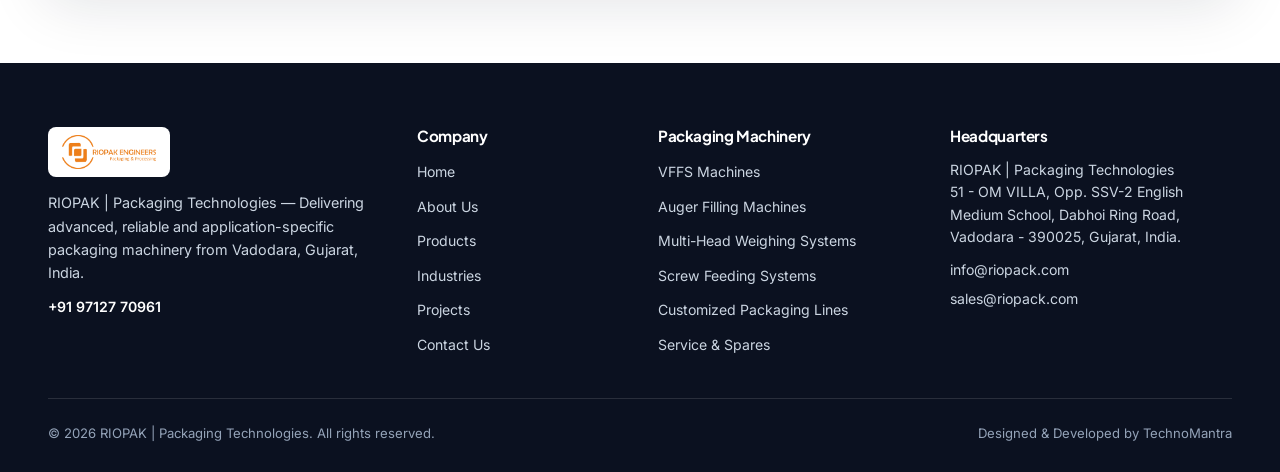
<file: pages/about.html>
<!DOCTYPE html>
<html lang="en">
<head>
  <meta charset="UTF-8">
  <meta name="viewport" content="width=device-width, initial-scale=1.0">
  <title>About Us | RIOPAK — Packaging Technologies</title>
  <meta name="description" content="Learn about RIOPAK, a premier packaging machinery manufacturer based in Vadodara, Gujarat, India, delivering advanced VFFS machines, auger fillers, multi-head weighers and complete automated packaging lines.">
  <link rel="icon" href="../assets/images/favicon.png" type="image/png">
  <link rel="preconnect" href="https://fonts.googleapis.com">
  <link rel="preconnect" href="https://fonts.gstatic.com" crossorigin>
  <link href="https://fonts.googleapis.com/css2?family=Inter:wght@400;500;600;700&family=Plus+Jakarta+Sans:wght@600;700;800&display=swap" rel="stylesheet">
  <link rel="stylesheet" href="../css/home-catalis.css">
  <link rel="stylesheet" href="../css/header.css">
  <link rel="stylesheet" href="../css/about-catalis.css">
</head>
<body>

  <!-- ================= HEADER ================= -->
  <header class="site-header">
    <div class="header-inner">
      <a href="../index.html" class="brand-link">
        <img src="../assets/logos/RIOPAK-ENGINEERS-LOGO.webp" alt="RIOPAK Packaging Technologies Logo" class="brand-logo">
      </a>

      <nav class="main-nav" id="mainNav" aria-label="Primary navigation">
        <ul>
          <li><a href="../index.html">Home</a></li>
          <li><a href="about.html" class="active">About Us</a></li>
          <li><a href="products.html">Products</a></li>
          <li><a href="industries.html">Industries</a></li>
          <li><a href="projects.html">Projects</a></li>
          <li><a href="contact.html">Contact</a></li>
        </ul>
      </nav>

      <div class="header-actions">
        <a href="tel:+919712770961" class="header-phone">+91 97127 70961</a>
        <a href="contact.html" class="btn btn-primary header-cta">Contact Us</a>
        <button class="nav-toggle" id="navToggle" aria-label="Toggle menu" aria-expanded="false">
          <span></span><span></span><span></span>
        </button>
      </div>
    </div>
  </header>

  <main id="main">

    <!-- ================= 02 — PAGE HERO / INTRO BANNER ================= -->
    <section class="hero-section" id="hero">
      <div class="container about-hero-grid">
        <div data-reveal>
          <span class="eyebrow">
            <svg width="12" height="12" viewBox="0 0 24 24" fill="none" stroke="currentColor" stroke-width="2.5"><circle cx="12" cy="12" r="9"/></svg>
            RIOPAK | PACKAGING TECHNOLOGIES — Vadodara, Gujarat, India
          </span>
          <h1 class="hero-title">Engineering the Future of <span>Packaging</span></h1>
          <p class="hero-subline">Complete Packaging Machinery Solutions for Every Production Need</p>
          <p class="hero-desc">RIOPAK is a packaging machinery manufacturer based in Vadodara, Gujarat, India, delivering advanced, reliable and application-specific packaging solutions for modern industries. We specialize in the design, development and manufacturing of automatic packaging machines engineered to meet the demands of accuracy, productivity and consistent packaging performance.</p>

          <div class="hero-checks">
            <span class="hero-check-item">
              <svg width="16" height="16" viewBox="0 0 24 24" fill="none" stroke="currentColor" stroke-width="2.6" stroke-linecap="round" stroke-linejoin="round"><polyline points="20 6 9 17 4 12"/></svg>
              Precision Engineering
            </span>
            <span class="hero-check-item">
              <svg width="16" height="16" viewBox="0 0 24 24" fill="none" stroke="currentColor" stroke-width="2.6" stroke-linecap="round" stroke-linejoin="round"><polyline points="20 6 9 17 4 12"/></svg>
              Advanced Automation
            </span>
            <span class="hero-check-item">
              <svg width="16" height="16" viewBox="0 0 24 24" fill="none" stroke="currentColor" stroke-width="2.6" stroke-linecap="round" stroke-linejoin="round"><polyline points="20 6 9 17 4 12"/></svg>
              Excellence in Packaging
            </span>
          </div>

          <div class="hero-ctas">
            <a href="products.html" class="btn btn-primary">Explore Our Machinery →</a>
            <a href="contact.html" class="btn btn-outline">Consult Our Engineers</a>
          </div>
        </div>

        <div class="about-hero-media" data-reveal data-reveal-delay="2">
          <div class="about-hero-media-inner">
            <img src="../assets/images/about/about-main.jpg" alt="RIOPAK Packaging Machinery Manufacturing Facility">
            <div class="floating-hero-badge">
              <div class="floating-badge-icon">
                <svg width="20" height="20" viewBox="0 0 24 24" fill="none" stroke="currentColor" stroke-width="2.2" stroke-linecap="round" stroke-linejoin="round"><path d="M12 2v4M12 18v4M4.93 4.93l2.83 2.83M16.24 16.24l2.83 2.83M2 12h4M18 12h4M4.93 19.07l2.83-2.83M16.24 7.76l2.83-2.83"/></svg>
              </div>
              <div class="floating-badge-content">
                <strong>Engineered for Performance.</strong>
                <span>Built for Reliability.</span>
              </div>
            </div>
          </div>
          <div class="hero-caption-bar">
            <div>
              <strong>Vadodara Manufacturing Facility</strong>
              <span>Application-Specific Packaging Automation</span>
            </div>
            <span class="hero-status-pill">Custom Engineered</span>
          </div>
        </div>
      </div>
    </section>

    <!-- ================= 03 — WHO WE ARE & WHAT WE DO ================= -->
    <section class="section-pad" id="who-we-are">
      <div class="container">
        <div class="editorial-grid">
          <div data-reveal>
            <span class="eyebrow">Company Overview</span>
            <h2 class="section-title">Engineering That Delivers More</h2>
            <p class="editorial-lead">
              At RIOPAK, we combine practical engineering expertise, advanced automation and precision manufacturing to create machinery that helps businesses streamline their production processes and improve operational efficiency.
            </p>
            <p class="editorial-text">
              We understand that every product and production facility has different packaging requirements. That's why we focus on developing solutions that are practical, flexible and tailored to individual customer needs. From machine concept and engineering to manufacturing, installation, commissioning and after-sales support, RIOPAK is committed to delivering dependable solutions throughout the packaging journey.
            </p>
          </div>

          <div class="editorial-media-card" data-reveal data-reveal-delay="2">
            <img class="editorial-media-img" src="../assets/images/projects/custom-packaging-line.jpg" alt="RIOPAK Custom Automated Packaging Line">
            <ul class="editorial-card-highlights">
              <li>
                <svg width="18" height="18" viewBox="0 0 24 24" fill="none" stroke="currentColor" stroke-width="2.4" stroke-linecap="round" stroke-linejoin="round"><polyline points="20 6 9 17 4 12"/></svg>
                Complete In-House Machine Design &amp; Fabrication
              </li>
              <li>
                <svg width="18" height="18" viewBox="0 0 24 24" fill="none" stroke="currentColor" stroke-width="2.4" stroke-linecap="round" stroke-linejoin="round"><polyline points="20 6 9 17 4 12"/></svg>
                Engineered for High Output, Minimum Downtime
              </li>
              <li>
                <svg width="18" height="18" viewBox="0 0 24 24" fill="none" stroke="currentColor" stroke-width="2.4" stroke-linecap="round" stroke-linejoin="round"><polyline points="20 6 9 17 4 12"/></svg>
                Turnkey Commissioning &amp; Operator Training
              </li>
            </ul>
          </div>
        </div>

        <!-- 5-Pill Machinery Summary Strip -->
        <div class="scope-bar" data-reveal>
          <div class="scope-bar-header">
            <div>
              <h3>Our Comprehensive Packaging Machinery Scope</h3>
              <p style="font-size: 0.88rem; color: var(--text-muted); margin: 4px 0 0;">Precision-built machines engineered to handle powders, granules, solids and liquids.</p>
            </div>
            <span class="scope-bar-tag">Complete Solutions</span>
          </div>

          <div class="scope-pills-row">
            <a href="products.html" class="scope-pill-item">
              <span class="scope-pill-icon"></span>
              Vertical Form Fill Seal (VFFS) Machines
            </a>
            <a href="products.html" class="scope-pill-item">
              <span class="scope-pill-icon"></span>
              Auger Filling Machines
            </a>
            <a href="products.html" class="scope-pill-item">
              <span class="scope-pill-icon"></span>
              Multi-Head Weighing Systems
            </a>
            <a href="products.html" class="scope-pill-item">
              <span class="scope-pill-icon"></span>
              Screw Feeding Systems
            </a>
            <a href="products.html" class="scope-pill-item">
              <span class="scope-pill-icon"></span>
              Customized Packaging Lines
            </a>
          </div>

          <!-- Target Applications Tag Cloud from Document1.docx -->
          <div class="applications-tags-box">
            <div class="applications-title">Engineered Across Product Categories &amp; Packaging Formats:</div>
            <div class="applications-tags-list">
              <span class="app-tag">Spices &amp; Seasonings</span>
              <span class="app-tag">Flour &amp; Atta</span>
              <span class="app-tag">Salt &amp; Granules</span>
              <span class="app-tag">Pulses, Grains &amp; Cereals</span>
              <span class="app-tag">Namkeen &amp; Dry Fruits</span>
              <span class="app-tag">Potato Chips &amp; Extruded Snacks</span>
              <span class="app-tag">Agricultural Products</span>
              <span class="app-tag">Industrial Materials</span>
            </div>
          </div>
        </div>
      </div>
    </section>

    <!-- ================= 04 — OUR MISSION & VISION (DARK SECTION) ================= -->
    <section class="section-dark" id="mission-vision">
      <div class="container">
        <div class="section-header" data-reveal>
          <span class="eyebrow eyebrow-dark">Guiding Principles</span>
          <h2 class="section-title text-white" style="color: #ffffff !important;">Our Mission &amp; Vision</h2>
          <p class="section-subtitle text-slate-300" style="color: #cbd5e1 !important;">Shaping the future of industrial packaging through precision engineering, continuous improvement, and customer-focused solutions.</p>
        </div>

        <div class="mission-vision-grid">
          <!-- Mission Card -->
          <div class="mv-card" data-reveal data-reveal-delay="1">
            <div class="mv-header">
              <div class="mv-icon-box">
                <svg width="26" height="26" viewBox="0 0 24 24" fill="none" stroke="currentColor" stroke-width="2.2" stroke-linecap="round" stroke-linejoin="round"><circle cx="12" cy="12" r="10"/><polygon points="16.24 7.76 14.12 14.12 7.76 16.24 9.88 9.88 16.24 7.76"/></svg>
              </div>
              <span class="mv-badge">Mission Statement</span>
            </div>
            <h3>Our Mission</h3>
            <p class="mv-statement">
              "To deliver innovative packaging machinery that ensures precision, improves production efficiency and builds lasting customer trust through quality engineering and reliable support."
            </p>
            <ul class="mv-checklist">
              <li>
                <svg width="16" height="16" viewBox="0 0 24 24" fill="none" stroke="currentColor" stroke-width="2.5" stroke-linecap="round" stroke-linejoin="round"><polyline points="20 6 9 17 4 12"/></svg>
                Precision Dosing, Weighing &amp; Clean Sealing
              </li>
              <li>
                <svg width="16" height="16" viewBox="0 0 24 24" fill="none" stroke="currentColor" stroke-width="2.5" stroke-linecap="round" stroke-linejoin="round"><polyline points="20 6 9 17 4 12"/></svg>
                Measurable Production Output &amp; Yield Improvements
              </li>
              <li>
                <svg width="16" height="16" viewBox="0 0 24 24" fill="none" stroke="currentColor" stroke-width="2.5" stroke-linecap="round" stroke-linejoin="round"><polyline points="20 6 9 17 4 12"/></svg>
                Lasting Customer Relationships &amp; Support Lifecycle
              </li>
            </ul>
          </div>

          <!-- Vision Card -->
          <div class="mv-card" data-reveal data-reveal-delay="2">
            <div class="mv-header">
              <div class="mv-icon-box">
                <svg width="26" height="26" viewBox="0 0 24 24" fill="none" stroke="currentColor" stroke-width="2.2" stroke-linecap="round" stroke-linejoin="round"><path d="M1 12s4-8 11-8 11 8 11 8-4 8-11 8-11-8-11-8z"/><circle cx="12" cy="12" r="3"/></svg>
              </div>
              <span class="mv-badge">Future Outlook</span>
            </div>
            <h3>Our Vision</h3>
            <p class="mv-statement">
              "To make packaging operations smarter, more efficient and more reliable through continuous engineering improvement and customer-focused solutions."
            </p>
            <ul class="mv-checklist">
              <li>
                <svg width="16" height="16" viewBox="0 0 24 24" fill="none" stroke="currentColor" stroke-width="2.5" stroke-linecap="round" stroke-linejoin="round"><polyline points="20 6 9 17 4 12"/></svg>
                Smarter Industrial Automation &amp; Intuitive Controls
              </li>
              <li>
                <svg width="16" height="16" viewBox="0 0 24 24" fill="none" stroke="currentColor" stroke-width="2.5" stroke-linecap="round" stroke-linejoin="round"><polyline points="20 6 9 17 4 12"/></svg>
                Continuous Machine Engineering Enhancements
              </li>
              <li>
                <svg width="16" height="16" viewBox="0 0 24 24" fill="none" stroke="currentColor" stroke-width="2.5" stroke-linecap="round" stroke-linejoin="round"><polyline points="20 6 9 17 4 12"/></svg>
                Customer-Centric Innovations for Modern Production Lines
              </li>
            </ul>
          </div>
        </div>

        <!-- Tagline Callout Banner -->
        <div class="tagline-banner" data-reveal>
          <div class="tagline-content">
            <h4>RIOPAK – <span>Engineered for Performance.</span> Built for Reliability.</h4>
            <p>Delivering dependable packaging automation across India and overseas manufacturing operations.</p>
          </div>
          <div class="tagline-actions">
            <a href="contact.html" class="btn btn-primary">Discuss Your Packaging Line →</a>
          </div>
        </div>
      </div>
    </section>

    <!-- ================= 05 — OUR COMMITMENT (5-CARD GRID) ================= -->
    <section class="section-pad section-soft" id="commitment">
      <div class="container">
        <div class="section-header" data-reveal>
          <span class="eyebrow">Core Values</span>
          <h2 class="section-title">Our Commitment</h2>
          <p class="section-subtitle">Five foundational pillars that define every machine we engineer and every customer partnership we foster.</p>
        </div>

        <div class="commitment-grid-5">
          <!-- 1. Precision -->
          <div class="commit-card" data-reveal data-reveal-delay="1">
            <span class="commit-card-num">01 / ACCURACY</span>
            <div class="commit-icon-box">
              <svg width="24" height="24" viewBox="0 0 24 24" fill="none" stroke="currentColor" stroke-width="2.2" stroke-linecap="round" stroke-linejoin="round"><circle cx="12" cy="12" r="10"/><circle cx="12" cy="12" r="6"/><circle cx="12" cy="12" r="2"/></svg>
            </div>
            <h3>Precision</h3>
            <p>Accurate filling and consistent packaging performance across every batch and production shift.</p>
          </div>

          <!-- 2. Innovation -->
          <div class="commit-card" data-reveal data-reveal-delay="2">
            <span class="commit-card-num">02 / AUTOMATION</span>
            <div class="commit-icon-box">
              <svg width="24" height="24" viewBox="0 0 24 24" fill="none" stroke="currentColor" stroke-width="2.2" stroke-linecap="round" stroke-linejoin="round"><path d="M18 10h4M2 10h4M12 2v4M12 18v4M6.34 6.34l2.83 2.83M14.83 14.83l2.83 2.83M6.34 17.66l2.83-2.83M14.83 9.17l2.83-2.83"/><circle cx="12" cy="12" r="4"/></svg>
            </div>
            <h3>Innovation</h3>
            <p>Modern automation and intelligent machine engineering to streamline workflows and reduce waste.</p>
          </div>

          <!-- 3. Reliability -->
          <div class="commit-card" data-reveal data-reveal-delay="3">
            <span class="commit-card-num">03 / STABILITY</span>
            <div class="commit-icon-box">
              <svg width="24" height="24" viewBox="0 0 24 24" fill="none" stroke="currentColor" stroke-width="2.2" stroke-linecap="round" stroke-linejoin="round"><path d="M12 22s8-4 8-10V5l-8-3-8 3v7c0 6 8 10 8 10z"/></svg>
            </div>
            <h3>Reliability</h3>
            <p>Robust machine construction and industrial-grade components designed for dependable, long-term operation.</p>
          </div>

          <!-- 4. Flexibility -->
          <div class="commit-card" data-reveal data-reveal-delay="4">
            <span class="commit-card-num">04 / ADAPTABILITY</span>
            <div class="commit-icon-box">
              <svg width="24" height="24" viewBox="0 0 24 24" fill="none" stroke="currentColor" stroke-width="2.2" stroke-linecap="round" stroke-linejoin="round"><line x1="4" y1="21" x2="4" y2="14"/><line x1="4" y1="10" x2="4" y2="3"/><line x1="12" y1="21" x2="12" y2="12"/><line x1="12" y1="8" x2="12" y2="3"/><line x1="20" y1="21" x2="20" y2="16"/><line x1="20" y1="12" x2="20" y2="3"/><line x1="1" y1="14" x2="7" y2="14"/><line x1="9" y1="8" x2="15" y2="8"/><line x1="17" y1="16" x2="23" y2="16"/></svg>
            </div>
            <h3>Flexibility</h3>
            <p>Customized solutions adaptable to different products, varying pouch formats and evolving production targets.</p>
          </div>

          <!-- 5. Customer Support -->
          <div class="commit-card" data-reveal data-reveal-delay="5">
            <span class="commit-card-num">05 / SERVICE</span>
            <div class="commit-icon-box">
              <svg width="24" height="24" viewBox="0 0 24 24" fill="none" stroke="currentColor" stroke-width="2.2" stroke-linecap="round" stroke-linejoin="round"><path d="M14 9V5a3 3 0 0 0-3-3l-4 9v11h11.28a2 2 0 0 0 2-1.7l1.38-9a2 2 0 0 0-2-2.3zM7 22H4a2 2 0 0 1-2-2v-7a2 2 0 0 1 2-2h3"/></svg>
            </div>
            <h3>Customer Support</h3>
            <p>Dedicated assistance from factory installation and commissioning to ongoing technical service and spares.</p>
          </div>
        </div>
      </div>
    </section>

    <!-- ================= 06 — ENGINEERING PILLARS & BENTO GRID ================= -->
    <section class="section-pad" id="pillars">
      <div class="container">
        <div class="section-header" data-reveal>
          <span class="eyebrow">Technical Capabilities</span>
          <h2 class="section-title">Engineering Pillars &amp; Customer-Centric Approach</h2>
          <p class="section-subtitle">How RIOPAK approaches packaging automation with purpose-driven engineering, precision manufacturing, and responsive lifecycle support.</p>
        </div>

        <div class="pillars-bento-grid">
          <!-- Pillar 1 -->
          <div class="pillar-card" data-reveal data-reveal-delay="1">
            <div class="pillar-card-top">
              <span class="pillar-tag">Tailored Engineering</span>
              <div class="pillar-icon-wrap">
                <svg width="22" height="22" viewBox="0 0 24 24" fill="none" stroke="currentColor" stroke-width="2.2" stroke-linecap="round" stroke-linejoin="round"><rect x="3" y="3" width="7" height="7"/><rect x="14" y="3" width="7" height="7"/><rect x="14" y="14" width="7" height="7"/><rect x="3" y="14" width="7" height="7"/></svg>
              </div>
            </div>
            <h3>Customer-Centric Packaging Solutions</h3>
            <p>
              At RIOPAK, we understand that every customer's packaging requirements are unique. We develop solutions based on individual product characteristics, pouch dimensions, filling systems, production capacity and factory requirements. Our focus is to deliver customized packaging machinery that ensures smooth operation, consistent performance, accurate filling and long-term reliability, perfectly aligned with each customer's production goals.
            </p>
          </div>

          <!-- Pillar 2 -->
          <div class="pillar-card" data-reveal data-reveal-delay="2">
            <div class="pillar-card-top">
              <span class="pillar-tag">Lifecycle Support</span>
              <div class="pillar-icon-wrap">
                <svg width="22" height="22" viewBox="0 0 24 24" fill="none" stroke="currentColor" stroke-width="2.2" stroke-linecap="round" stroke-linejoin="round"><path d="M14.7 6.3a1 1 0 0 0 0 1.4l1.6 1.6a1 1 0 0 0 1.4 0l3.77-3.77a6 6 0 0 1-7.94 7.94l-6.91 6.91a2.12 2.12 0 0 1-3-3l6.91-6.91a6 6 0 0 1 7.94-7.94l-3.76 3.76z"/></svg>
              </div>
            </div>
            <h3>Service Beyond Delivery</h3>
            <p>
              RIOPAK provides expert installation, commissioning, troubleshooting, operator training and responsive after-sales support to minimize downtime, maximize production efficiency and keep your packaging operations running smoothly year after year.
            </p>
          </div>

          <!-- Pillar 3 -->
          <div class="pillar-card" data-reveal data-reveal-delay="3">
            <div class="pillar-card-top">
              <span class="pillar-tag">Manufacturing Precision</span>
              <div class="pillar-icon-wrap">
                <svg width="22" height="22" viewBox="0 0 24 24" fill="none" stroke="currentColor" stroke-width="2.2" stroke-linecap="round" stroke-linejoin="round"><path d="M12 2v20M17 5H9.5a3.5 3.5 0 0 0 0 7h5a3.5 3.5 0 0 1 0 7H6"/></svg>
              </div>
            </div>
            <h3>Precision-Driven Engineering</h3>
            <p>
              With strong expertise in packaging machinery design and manufacturing, RIOPAK delivers precision-engineered solutions that improve production efficiency, ensure accurate packaging and overcome real-world manufacturing challenges through advanced design, quality components and rigorous testing.
            </p>
          </div>

          <!-- Pillar 4 -->
          <div class="pillar-card" data-reveal data-reveal-delay="4">
            <div class="pillar-card-top">
              <span class="pillar-tag">Continuous Enhancement</span>
              <div class="pillar-icon-wrap">
                <svg width="22" height="22" viewBox="0 0 24 24" fill="none" stroke="currentColor" stroke-width="2.2" stroke-linecap="round" stroke-linejoin="round"><path d="M21.5 2v6h-6M21.34 15.57a10 10 0 1 1-.57-8.38l5.67-5.67"/></svg>
              </div>
            </div>
            <h3>Commitment to Quality &amp; Continuous Innovation</h3>
            <p>
              We build packaging machines focused on superior reliability, operational safety and consistent performance to meet stringent industry standards, while continuously enhancing machine designs, automation technology and service capabilities to meet evolving production demands.
            </p>
          </div>
        </div>
      </div>
    </section>

    <!-- ================= 07 — WHY RIOPAK & MANUFACTURING INFRASTRUCTURE ================= -->
    <section class="section-pad section-soft" id="why-riopak">
      <div class="container">
        <div class="section-header" data-reveal>
          <span class="eyebrow">The RIOPAK Advantage</span>
          <h2 class="section-title">Why RIOPAK</h2>
          <p class="section-subtitle">Driven by engineering excellence, transparent customer partnerships, and advanced manufacturing capabilities.</p>
        </div>

        <div class="why-riopak-grid">
          <!-- 1. Integrity & Commitment -->
          <div class="why-pillar-card" data-reveal data-reveal-delay="1">
            <div class="why-icon-box">
              <svg width="24" height="24" viewBox="0 0 24 24" fill="none" stroke="currentColor" stroke-width="2.2" stroke-linecap="round" stroke-linejoin="round"><path d="M12 22s8-4 8-10V5l-8-3-8 3v7c0 6 8 10 8 10z"/><polyline points="9 12 11 14 15 10"/></svg>
            </div>
            <h4>Integrity &amp; Commitment</h4>
            <p>We believe in honest commitments, transparent business practices and delivering quality without compromising on engineering standards.</p>
          </div>

          <!-- 2. Innovation-Driven Solutions -->
          <div class="why-pillar-card" data-reveal data-reveal-delay="2">
            <div class="why-icon-box">
              <svg width="24" height="24" viewBox="0 0 24 24" fill="none" stroke="currentColor" stroke-width="2.2" stroke-linecap="round" stroke-linejoin="round"><polygon points="13 2 3 14 12 14 11 22 21 10 12 10 13 2"/></svg>
            </div>
            <h4>Innovation-Driven Solutions</h4>
            <p>We continuously innovate to meet evolving customer needs and deliver integrated packaging solutions through one trusted engineering partner.</p>
          </div>

          <!-- 3. Commitment to Proven Performance -->
          <div class="why-pillar-card" data-reveal data-reveal-delay="3">
            <div class="why-icon-box">
              <svg width="24" height="24" viewBox="0 0 24 24" fill="none" stroke="currentColor" stroke-width="2.2" stroke-linecap="round" stroke-linejoin="round"><circle cx="12" cy="12" r="10"/><polyline points="12 6 12 12 16 14"/></svg>
            </div>
            <h4>Commitment to Proven Performance</h4>
            <p>We focus on delivering reliable packaging machinery backed by deep engineering expertise, consistent build quality and dependable customer support.</p>
          </div>

          <!-- 4. Leadership & Infrastructure -->
          <div class="why-pillar-card" data-reveal data-reveal-delay="4">
            <div class="why-icon-box">
              <svg width="24" height="24" viewBox="0 0 24 24" fill="none" stroke="currentColor" stroke-width="2.2" stroke-linecap="round" stroke-linejoin="round"><path d="M2 20h20M5 20V8l7-5 7 5v12M9 12h6M9 16h6"/></svg>
            </div>
            <h4>Advanced Infrastructure</h4>
            <p>We continuously invest in modern technology, skilled people and standardized manufacturing processes to deliver precision packaging machinery.</p>
          </div>
        </div>

        <!-- Infrastructure Callout Showcase Box -->
        <div class="infra-showcase-box" data-reveal>
          <div class="infra-grid">
            <div class="infra-media">
              <img src="../assets/images/about/about-main.jpg" alt="RIOPAK Modern Manufacturing Facility in Vadodara, Gujarat">
              <span class="infra-badge-float">Vadodara, Gujarat, India</span>
            </div>
            <div class="infra-content">
              <span class="eyebrow" style="margin-bottom: 12px;">Manufacturing Excellence</span>
              <h3>Advanced Manufacturing Infrastructure</h3>
              <p>
                RIOPAK is driven by engineering excellence, manufacturing expertise and customer-focused practices. Operating from our Vadodara engineering facility, we bring together modern tooling, dedicated electrical assembly stations, precision CNC machining partnerships, and rigorous pre-dispatch testing bays to guarantee that every machine operates flawlessly from day one.
              </p>
              <div class="infra-checks-grid">
                <div class="infra-check-item">
                  <svg width="18" height="18" viewBox="0 0 24 24" fill="none" stroke="currentColor" stroke-width="2.4" stroke-linecap="round" stroke-linejoin="round"><polyline points="20 6 9 17 4 12"/></svg>
                  <span>In-House Precision Fabrication</span>
                </div>
                <div class="infra-check-item">
                  <svg width="18" height="18" viewBox="0 0 24 24" fill="none" stroke="currentColor" stroke-width="2.4" stroke-linecap="round" stroke-linejoin="round"><polyline points="20 6 9 17 4 12"/></svg>
                  <span>Dry &amp; Wet Run Testing Bays</span>
                </div>
                <div class="infra-check-item">
                  <svg width="18" height="18" viewBox="0 0 24 24" fill="none" stroke="currentColor" stroke-width="2.4" stroke-linecap="round" stroke-linejoin="round"><polyline points="20 6 9 17 4 12"/></svg>
                  <span>Standardized Electrical Assembly</span>
                </div>
                <div class="infra-check-item">
                  <svg width="18" height="18" viewBox="0 0 24 24" fill="none" stroke="currentColor" stroke-width="2.4" stroke-linecap="round" stroke-linejoin="round"><polyline points="20 6 9 17 4 12"/></svg>
                  <span>Ready Inventory of Spare Parts</span>
                </div>
              </div>
            </div>
          </div>
        </div>
      </div>
    </section>

    <!-- ================= 07 — PROOF & PERFORMANCE STATS STRIP ================= -->
    <section class="stats-strip" id="stats" aria-label="RIOPAK by the numbers">
      <div class="container">
        <div class="stats-strip-inner">
          <div class="strip-item">
            <div class="strip-num">7<span class="strip-accent">Year+</span></div>
            <div class="strip-label">Industry Experience</div>
          </div>
          <div class="strip-item">
            <div class="strip-num">80<span class="strip-accent">+</span></div>
            <div class="strip-label">Machines Installed</div>
          </div>
          <div class="strip-item">
            <div class="strip-num">60<span class="strip-accent">+</span></div>
            <div class="strip-label">Satisfied Customers</div>
          </div>
          <div class="strip-item">
            <div class="strip-num">10<span class="strip-accent">+</span></div>
            <div class="strip-label">Product Applications</div>
          </div>
        </div>
      </div>
    </section>

    <!-- ================= CLIENT TRUST MARQUEE ================= -->
    <section class="trust-strip" aria-label="Trusted by leading brands">
      <div class="container">
        <p class="trust-label">Built on Customer Trust — Quality Engineering &amp; Long-Term Value</p>
      </div>
      <div class="logo-marquee">
        <div class="logo-track">
          <img src="../assets/images/logos/1.webp" alt="ACI Foods Limited">
          <img src="../assets/images/logos/2.webp" alt="Nilon's">
          <img src="../assets/images/logos/3.webp" alt="Square Pharmaceuticals">
          <img src="../assets/images/logos/4.webp" alt="Sun Pharma">
          <img src="../assets/images/logos/5.webp" alt="Tata Salt">
          <img src="../assets/images/logos/1.webp" alt="ACI Foods Limited">
          <img src="../assets/images/logos/2.webp" alt="Nilon's">
          <img src="../assets/images/logos/3.webp" alt="Square Pharmaceuticals">
          <img src="../assets/images/logos/4.webp" alt="Sun Pharma">
          <img src="../assets/images/logos/5.webp" alt="Tata Salt">
          <img src="../assets/images/logos/1.webp" alt="ACI Foods Limited">
          <img src="../assets/images/logos/2.webp" alt="Nilon's">
          <img src="../assets/images/logos/3.webp" alt="Square Pharmaceuticals">
          <img src="../assets/images/logos/4.webp" alt="Sun Pharma">
          <img src="../assets/images/logos/5.webp" alt="Tata Salt">
        </div>
        <div class="logo-track" aria-hidden="true">
          <img src="../assets/images/logos/1.webp" alt="ACI Foods Limited">
          <img src="../assets/images/logos/2.webp" alt="Nilon's">
          <img src="../assets/images/logos/3.webp" alt="Square Pharmaceuticals">
          <img src="../assets/images/logos/4.webp" alt="Sun Pharma">
          <img src="../assets/images/logos/5.webp" alt="Tata Salt">
          <img src="../assets/images/logos/1.webp" alt="ACI Foods Limited">
          <img src="../assets/images/logos/2.webp" alt="Nilon's">
          <img src="../assets/images/logos/3.webp" alt="Square Pharmaceuticals">
          <img src="../assets/images/logos/4.webp" alt="Sun Pharma">
          <img src="../assets/images/logos/5.webp" alt="Tata Salt">
          <img src="../assets/images/logos/1.webp" alt="ACI Foods Limited">
          <img src="../assets/images/logos/2.webp" alt="Nilon's">
          <img src="../assets/images/logos/3.webp" alt="Square Pharmaceuticals">
          <img src="../assets/images/logos/4.webp" alt="Sun Pharma">
          <img src="../assets/images/logos/5.webp" alt="Tata Salt">
        </div>
      </div>
    </section>

    <!-- ================= 08 — BOTTOM CTA SECTION ================= -->
    <section class="about-cta-section">
      <div class="container">
        <div class="about-cta-box" data-reveal>
          <div class="about-cta-inner">
            <span class="eyebrow eyebrow-dark" style="margin-bottom: 14px;">Next Steps</span>
            <h2>Ready to Upgrade Your Packaging Operations?</h2>
            <p>Tell us about your product, packaging requirements and production goals. RIOPAK will engineer the right packaging solution to improve your productivity, precision and performance.</p>
            <div class="about-cta-actions">
              <a href="contact.html" class="btn btn-primary">Request a Consultation →</a>
              <a href="products.html" class="btn btn-outline" style="background: rgba(255,255,255,0.06); color: #ffffff; border-color: rgba(255,255,255,0.24);">Explore Machines</a>
            </div>
          </div>
        </div>
      </div>
    </section>

  </main>

  <!-- ================= FOOTER ================= -->
  <footer class="site-footer">
    <div class="container">
      <div class="footer-grid">
        <div class="footer-col">
          <div class="footer-logo-wrap">
            <img src="../assets/logos/RIOPAK-ENGINEERS-LOGO.webp" alt="RIOPAK Packaging Technologies">
          </div>
          <p style="font-size: 0.9rem; margin: 0 0 12px; color: #cbd5e1;">RIOPAK | Packaging Technologies — Delivering advanced, reliable and application-specific packaging machinery from Vadodara, Gujarat, India.</p>
          <p style="font-size: 0.88rem; margin: 0;"><a href="tel:+919712770961" style="color: #ffffff; font-weight: 600;">+91 97127 70961</a></p>
        </div>

        <div class="footer-col">
          <h4>Company</h4>
          <ul>
            <li><a href="../index.html">Home</a></li>
            <li><a href="about.html">About Us</a></li>
            <li><a href="products.html">Products</a></li>
            <li><a href="industries.html">Industries</a></li>
            <li><a href="projects.html">Projects</a></li>
            <li><a href="contact.html">Contact Us</a></li>
          </ul>
        </div>

        <div class="footer-col">
          <h4>Packaging Machinery</h4>
          <ul>
            <li><a href="products.html">VFFS Machines</a></li>
            <li><a href="products.html">Auger Filling Machines</a></li>
            <li><a href="products.html">Multi-Head Weighing Systems</a></li>
            <li><a href="products.html">Screw Feeding Systems</a></li>
            <li><a href="products.html">Customized Packaging Lines</a></li>
            <li><a href="products.html">Service &amp; Spares</a></li>
          </ul>
        </div>

        <div class="footer-col">
          <h4>Headquarters</h4>
          <p style="font-size: 0.88rem; margin: 0 0 10px; color: #cbd5e1;">RIOPAK | Packaging Technologies<br>51 - OM VILLA, Opp. SSV-2 English Medium School, Dabhoi Ring Road, Vadodara - 390025, Gujarat, India.</p>
          <p style="font-size: 0.88rem; margin: 0 0 6px;"><a href="mailto:info@riopack.com">info@riopack.com</a></p>
          <p style="font-size: 0.88rem; margin: 0;"><a href="mailto:sales@riopack.com">sales@riopack.com</a></p>
        </div>
      </div>

      <div class="footer-bottom">
        <span>© 2026 RIOPAK | Packaging Technologies. All rights reserved.</span>
        <span>Designed &amp; Developed by TechnoMantra</span>
      </div>
    </div>
  </footer>

  <script src="../js/home-catalis.js"></script>
</body>
</html>
</file>
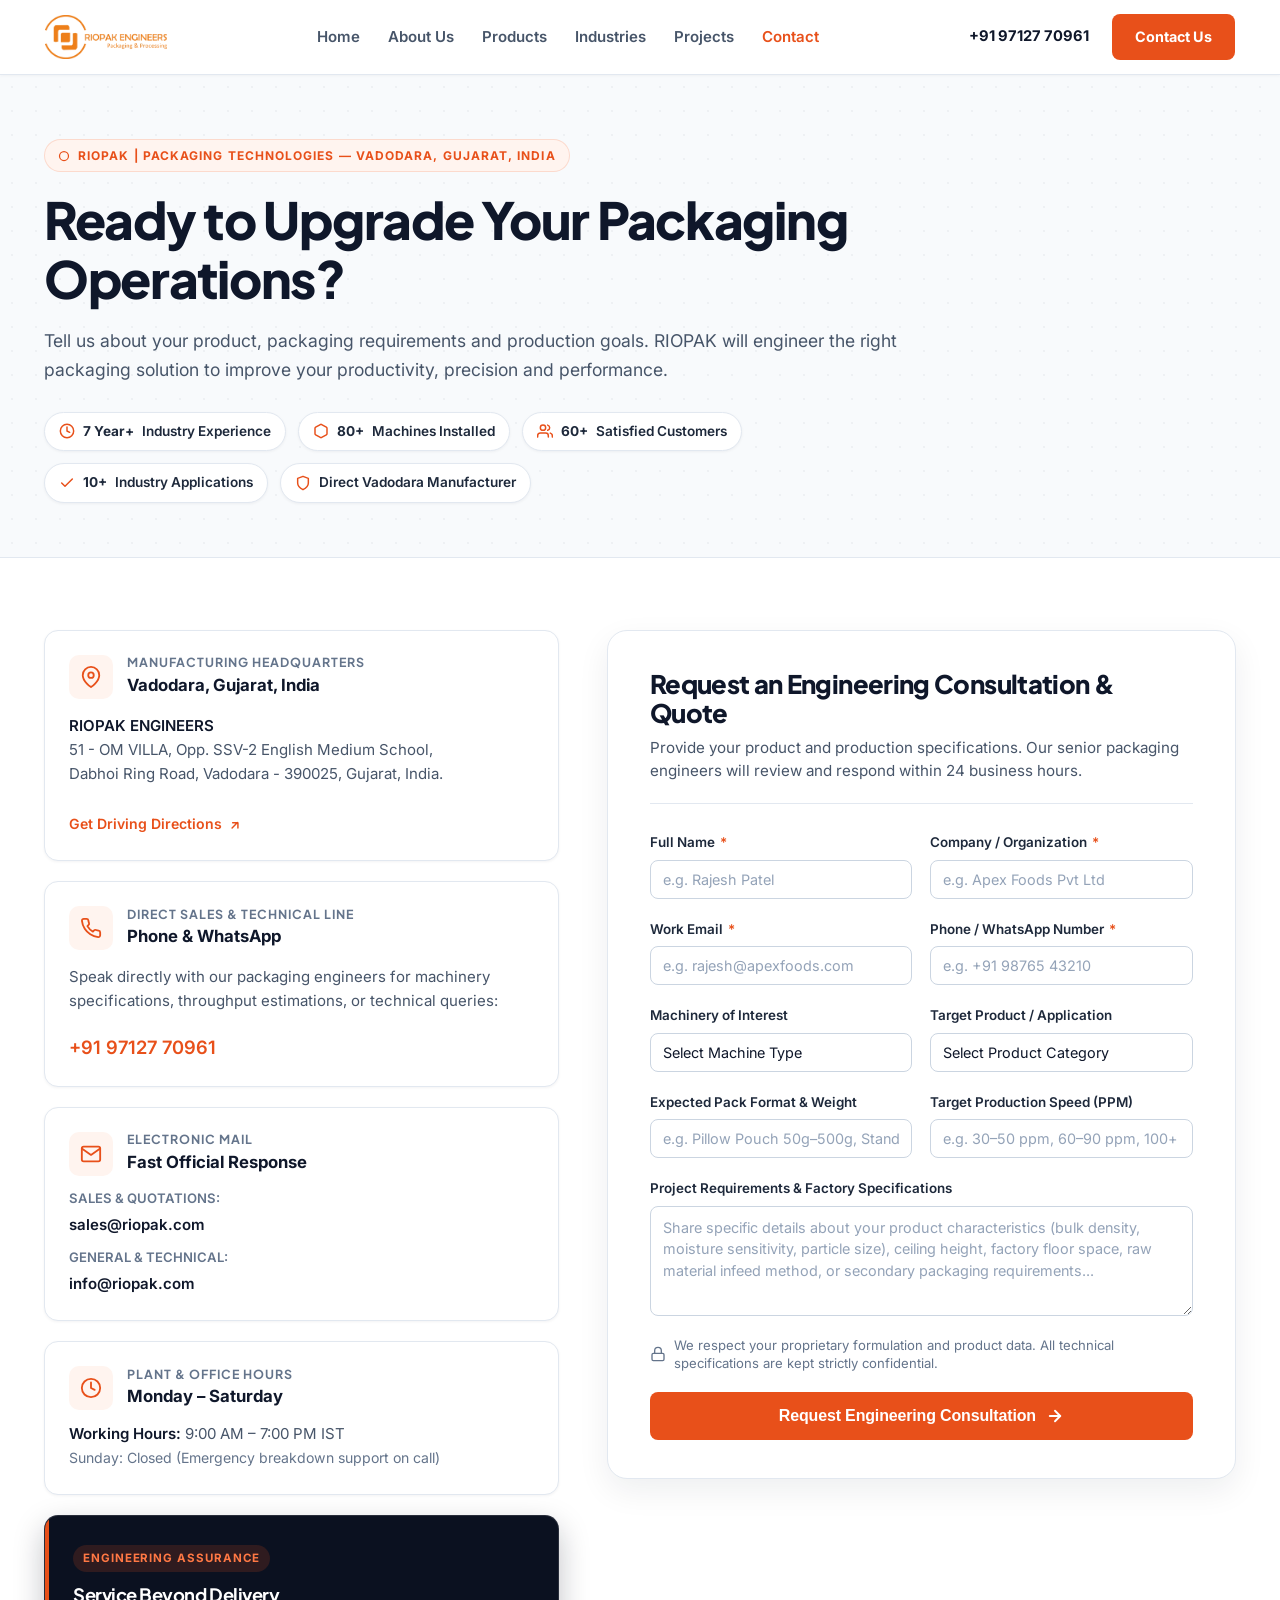
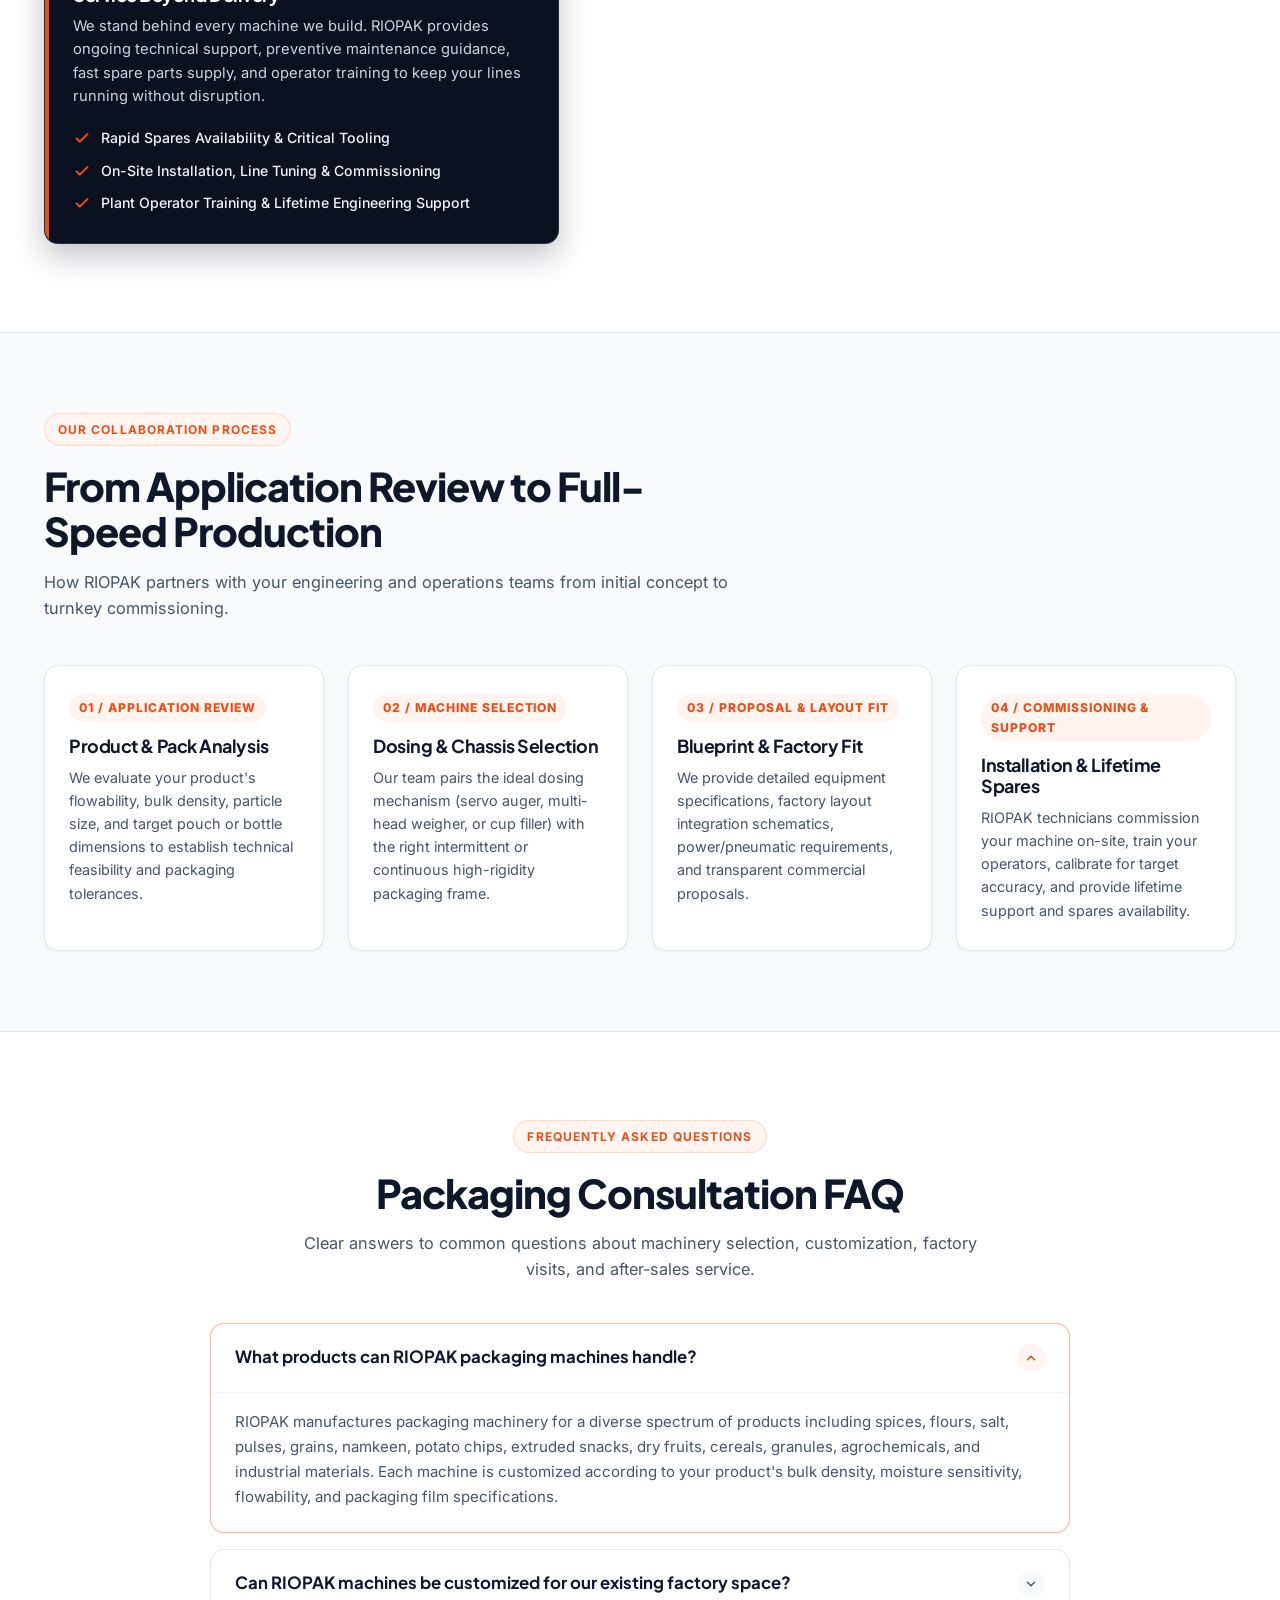
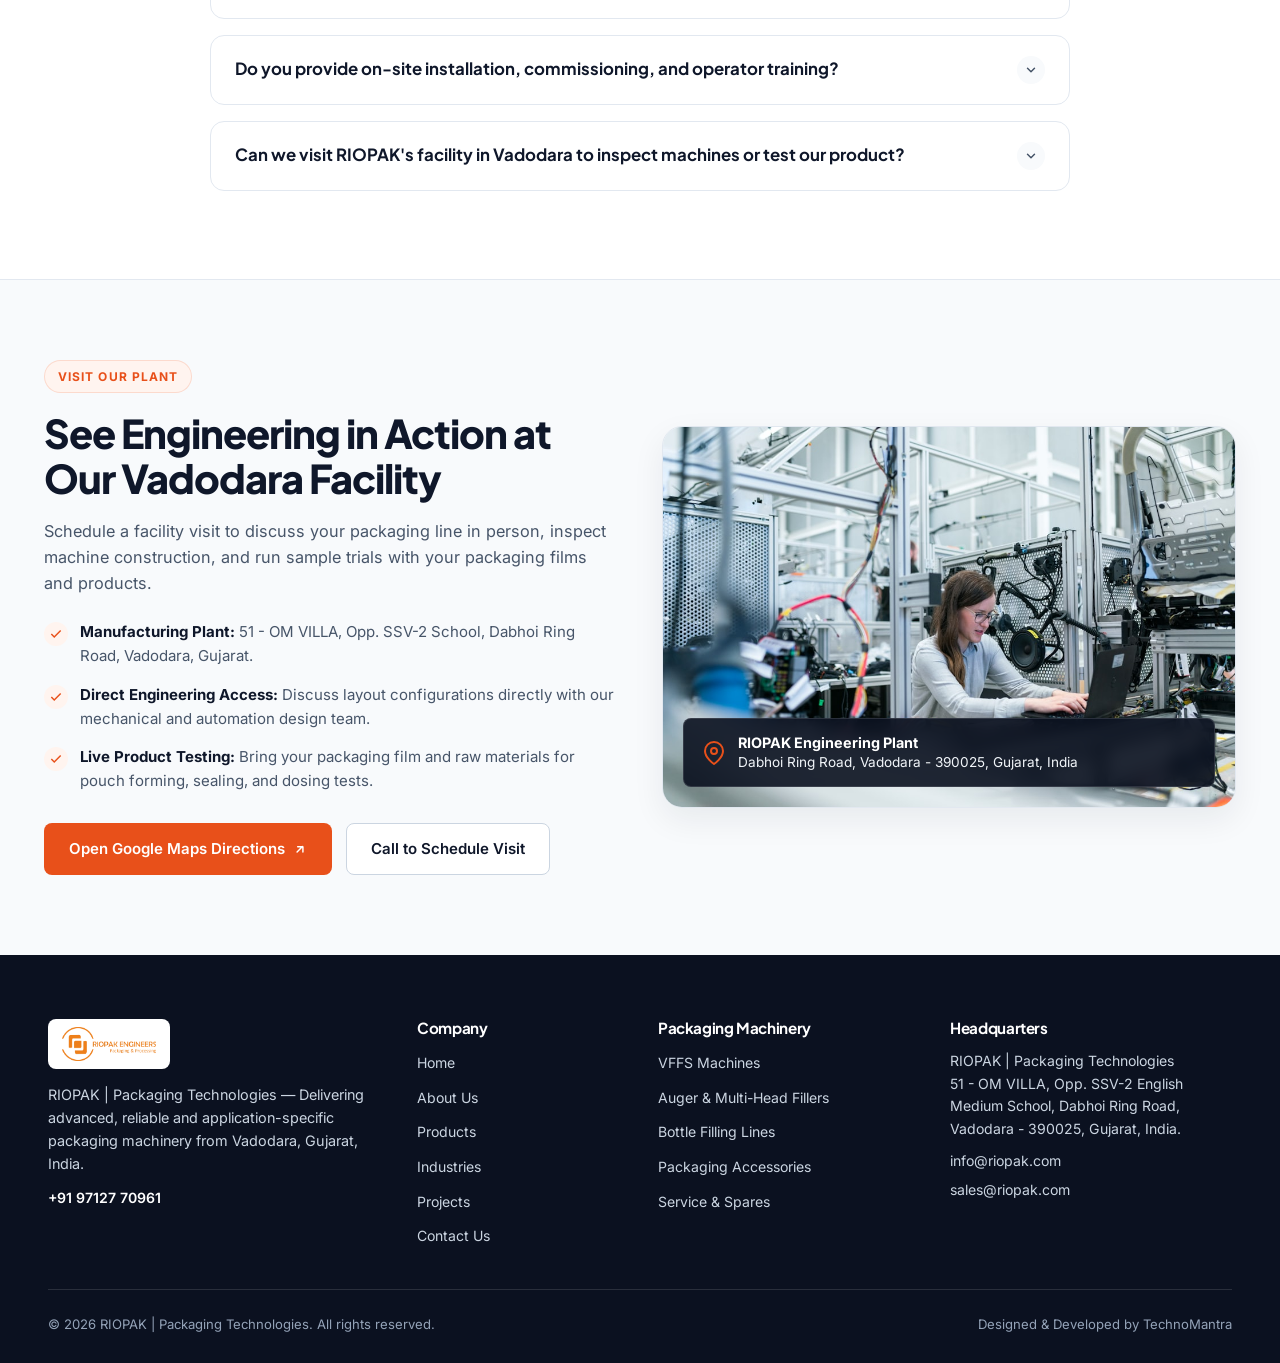
<file: pages/contact.html>
<!DOCTYPE html>
<html lang="en">
<head>
  <meta charset="UTF-8">
  <meta name="viewport" content="width=device-width, initial-scale=1.0">
  <title>Contact Us | RIOPAK — Packaging Technologies</title>
  <meta name="description" content="Contact RIOPAK in Vadodara, Gujarat, India to discuss your packaging, filling, and weighing machinery requirements. Request an engineering consultation, machine layout review, or quotation.">
  <link rel="icon" href="../assets/images/favicon.png" type="image/png">
  <link rel="preconnect" href="https://fonts.googleapis.com">
  <link rel="preconnect" href="https://fonts.gstatic.com" crossorigin>
  <link href="https://fonts.googleapis.com/css2?family=Inter:wght@400;500;600;700&family=Plus+Jakarta+Sans:wght@600;700;800&display=swap" rel="stylesheet">
  <link rel="stylesheet" href="../css/home-catalis.css">
  <link rel="stylesheet" href="../css/header.css">
  <link rel="stylesheet" href="../css/contact-catalis.css">
</head>
<body>

  <!-- ================= HEADER ================= -->
  <header class="site-header" id="siteHeader">
    <div class="header-inner">
      <a href="../index.html" class="brand-link">
        <img src="../assets/logos/RIOPAK-ENGINEERS-LOGO.webp" alt="RIOPAK Packaging Technologies Logo" class="brand-logo">
      </a>

      <nav class="main-nav" id="mainNav" aria-label="Primary navigation">
        <ul>
          <li><a href="../index.html">Home</a></li>
          <li><a href="about.html">About Us</a></li>
          <li><a href="products.html">Products</a></li>
          <li><a href="industries.html">Industries</a></li>
          <li><a href="projects.html">Projects</a></li>
          <li><a href="contact.html" class="active">Contact</a></li>
        </ul>
      </nav>

      <div class="header-actions">
        <a href="tel:+919712770961" class="header-phone">+91 97127 70961</a>
        <a href="contact.html" class="btn btn-primary header-cta">Contact Us</a>
        <button class="nav-toggle" id="navToggle" aria-label="Toggle menu" aria-expanded="false">
          <span></span><span></span><span></span>
        </button>
      </div>
    </div>
  </header>

  <main id="main">

    <!-- ================= 01 — PAGE HERO / INTRO BANNER ================= -->
    <section class="contact-hero" id="hero">
      <div class="container">
        <div class="contact-hero-inner" data-reveal>
          <span class="eyebrow">
            <svg width="12" height="12" viewBox="0 0 24 24" fill="none" stroke="currentColor" stroke-width="2.5"><circle cx="12" cy="12" r="9"/></svg>
            RIOPAK | PACKAGING TECHNOLOGIES — Vadodara, Gujarat, India
          </span>
          <h1 class="contact-hero-title">Ready to Upgrade Your Packaging Operations?</h1>
          <p class="contact-hero-desc">Tell us about your product, packaging requirements and production goals. RIOPAK will engineer the right packaging solution to improve your productivity, precision and performance.</p>

          <div class="contact-trust-pills">
            <span class="trust-pill">
              <svg width="16" height="16" viewBox="0 0 24 24" fill="none" stroke="currentColor" stroke-width="2.2" stroke-linecap="round" stroke-linejoin="round"><circle cx="12" cy="12" r="10"/><polyline points="12 6 12 12 16 14"/></svg>
              <strong>7 Year+</strong> Industry Experience
            </span>
            <span class="trust-pill">
              <svg width="16" height="16" viewBox="0 0 24 24" fill="none" stroke="currentColor" stroke-width="2.2" stroke-linecap="round" stroke-linejoin="round"><path d="M21 16V8a2 2 0 0 0-1-1.73l-7-4a2 2 0 0 0-2 0l-7 4A2 2 0 0 0 3 8v8a2 2 0 0 0 1 1.73l7 4a2 2 0 0 0 2 0l7-4A2 2 0 0 0 21 16z"/></svg>
              <strong>80+</strong> Machines Installed
            </span>
            <span class="trust-pill">
              <svg width="16" height="16" viewBox="0 0 24 24" fill="none" stroke="currentColor" stroke-width="2.2" stroke-linecap="round" stroke-linejoin="round"><path d="M17 21v-2a4 4 0 0 0-4-4H5a4 4 0 0 0-4 4v2"/><circle cx="9" cy="7" r="4"/><path d="M23 21v-2a4 4 0 0 0-3-3.87"/><path d="M16 3.13a4 4 0 0 1 0 7.75"/></svg>
              <strong>60+</strong> Satisfied Customers
            </span>
            <span class="trust-pill">
              <svg width="16" height="16" viewBox="0 0 24 24" fill="none" stroke="currentColor" stroke-width="2.2" stroke-linecap="round" stroke-linejoin="round"><path d="M20 6L9 17l-5-5"/></svg>
              <strong>10+</strong> Industry Applications
            </span>
            <span class="trust-pill">
              <svg width="16" height="16" viewBox="0 0 24 24" fill="none" stroke="currentColor" stroke-width="2.2" stroke-linecap="round" stroke-linejoin="round"><path d="M12 22s8-4 8-10V5l-8-3-8 3v7c0 6 8 10 8 10z"/></svg>
              Direct Vadodara Manufacturer
            </span>
          </div>
        </div>
      </div>
    </section>

    <!-- ================= 02 — 2-COLUMN CONTACT & CONSULTATION WORKSPACE ================= -->
    <section class="contact-workspace-section" id="consultation">
      <div class="container">
        <div class="contact-workspace-grid">

          <!-- LEFT COLUMN: Direct Contact & Support Info -->
          <div class="contact-info-panel" data-reveal>

            <!-- Card 1: Facility Headquarters -->
            <div class="info-card">
              <div class="info-card-header">
                <div class="info-icon-badge">
                  <svg width="22" height="22" viewBox="0 0 24 24" fill="none" stroke="currentColor" stroke-width="2" stroke-linecap="round" stroke-linejoin="round"><path d="M21 10c0 7-9 13-9 13s-9-6-9-13a9 9 0 0 1 18 0z"/><circle cx="12" cy="10" r="3"/></svg>
                </div>
                <div>
                  <h3 class="info-card-title">Manufacturing Headquarters</h3>
                  <p class="info-card-subtitle">Vadodara, Gujarat, India</p>
                </div>
              </div>
              <div class="info-card-body">
                <p><strong>RIOPAK ENGINEERS</strong><br>
                51 - OM VILLA, Opp. SSV-2 English Medium School,<br>
                Dabhoi Ring Road, Vadodara - 390025, Gujarat, India.</p>
                <a href="https://maps.google.com/?q=Dabhoi+Ring+Road+Vadodara" target="_blank" rel="noopener noreferrer" class="info-link-btn">
                  Get Driving Directions
                  <svg width="14" height="14" viewBox="0 0 24 24" fill="none" stroke="currentColor" stroke-width="2.5" stroke-linecap="round" stroke-linejoin="round"><path d="M7 17l9.2-9.2M17 17V8H8"/></svg>
                </a>
              </div>
            </div>

            <!-- Card 2: Phone & WhatsApp -->
            <div class="info-card">
              <div class="info-card-header">
                <div class="info-icon-badge">
                  <svg width="22" height="22" viewBox="0 0 24 24" fill="none" stroke="currentColor" stroke-width="2" stroke-linecap="round" stroke-linejoin="round"><path d="M22 16.92v3a2 2 0 0 1-2.18 2 19.79 19.79 0 0 1-8.63-3.07 19.5 19.5 0 0 1-6-6 19.79 19.79 0 0 1-3.07-8.67A2 2 0 0 1 4.11 2h3a2 2 0 0 1 2 1.72 12.84 12.84 0 0 0 .7 2.81 2 2 0 0 1-.45 2.11L8.09 9.91a16 16 0 0 0 6 6l1.27-1.27a2 2 0 0 1 2.11-.45 12.84 12.84 0 0 0 2.81.7A2 2 0 0 1 22 16.92z"/></svg>
                </div>
                <div>
                  <h3 class="info-card-title">Direct Sales &amp; Technical Line</h3>
                  <p class="info-card-subtitle">Phone &amp; WhatsApp</p>
                </div>
              </div>
              <div class="info-card-body">
                <p>Speak directly with our packaging engineers for machinery specifications, throughput estimations, or technical queries:</p>
                <a href="tel:+919712770961" class="info-link" style="font-size: 1.15rem; color: var(--accent);">+91 97127 70961</a>
              </div>
            </div>

            <!-- Card 3: Email Inquiries -->
            <div class="info-card">
              <div class="info-card-header">
                <div class="info-icon-badge">
                  <svg width="22" height="22" viewBox="0 0 24 24" fill="none" stroke="currentColor" stroke-width="2" stroke-linecap="round" stroke-linejoin="round"><path d="M4 4h16c1.1 0 2 .9 2 2v12c0 1.1-.9 2-2 2H4c-1.1 0-2-.9-2-2V6c0-1.1.9-2 2-2z"/><polyline points="22,6 12,13 2,6"/></svg>
                </div>
                <div>
                  <h3 class="info-card-title">Electronic Mail</h3>
                  <p class="info-card-subtitle">Fast Official Response</p>
                </div>
              </div>
              <div class="info-card-body">
                <div style="display: flex; flex-direction: column; gap: 6px;">
                  <div>
                    <span style="font-size: 0.82rem; color: var(--text-light); text-transform: uppercase; font-weight: 600; display: block;">Sales &amp; Quotations:</span>
                    <a href="mailto:sales@riopak.com" class="info-link">sales@riopak.com</a>
                  </div>
                  <div style="margin-top: 4px;">
                    <span style="font-size: 0.82rem; color: var(--text-light); text-transform: uppercase; font-weight: 600; display: block;">General &amp; Technical:</span>
                    <a href="mailto:info@riopak.com" class="info-link">info@riopak.com</a>
                  </div>
                </div>
              </div>
            </div>

            <!-- Card 4: Operating Hours -->
            <div class="info-card">
              <div class="info-card-header">
                <div class="info-icon-badge">
                  <svg width="22" height="22" viewBox="0 0 24 24" fill="none" stroke="currentColor" stroke-width="2" stroke-linecap="round" stroke-linejoin="round"><circle cx="12" cy="12" r="10"/><polyline points="12 6 12 12 16 14"/></svg>
                </div>
                <div>
                  <h3 class="info-card-title">Plant &amp; Office Hours</h3>
                  <p class="info-card-subtitle">Monday – Saturday</p>
                </div>
              </div>
              <div class="info-card-body">
                <p style="margin: 0;"><strong>Working Hours:</strong> 9:00 AM – 7:00 PM IST<br>
                <span style="color: var(--text-light); font-size: 0.88rem;">Sunday: Closed (Emergency breakdown support on call)</span></p>
              </div>
            </div>

            <!-- Card 5: Service Beyond Delivery (Dark Contrast Card) -->
            <div class="service-highlight-card">
              <span class="service-highlight-badge">ENGINEERING ASSURANCE</span>
              <h4>Service Beyond Delivery</h4>
              <p>We stand behind every machine we build. RIOPAK provides ongoing technical support, preventive maintenance guidance, fast spare parts supply, and operator training to keep your lines running without disruption.</p>
              <ul class="service-check-list">
                <li>
                  <svg width="18" height="18" viewBox="0 0 24 24" fill="none" stroke="currentColor" stroke-width="2.5"><polyline points="20 6 9 17 4 12"/></svg>
                  Rapid Spares Availability &amp; Critical Tooling
                </li>
                <li>
                  <svg width="18" height="18" viewBox="0 0 24 24" fill="none" stroke="currentColor" stroke-width="2.5"><polyline points="20 6 9 17 4 12"/></svg>
                  On-Site Installation, Line Tuning &amp; Commissioning
                </li>
                <li>
                  <svg width="18" height="18" viewBox="0 0 24 24" fill="none" stroke="currentColor" stroke-width="2.5"><polyline points="20 6 9 17 4 12"/></svg>
                  Plant Operator Training &amp; Lifetime Engineering Support
                </li>
              </ul>
            </div>

          </div>

          <!-- RIGHT COLUMN: B2B Packaging Consultation Form -->
          <div class="contact-form-card" data-reveal>
            <div class="form-header">
              <h2>Request an Engineering Consultation &amp; Quote</h2>
              <p>Provide your product and production specifications. Our senior packaging engineers will review and respond within 24 business hours.</p>
            </div>

            <form class="consult-form" id="consultationForm">
              <!-- Row 1: Name & Company -->
              <div class="form-row-2">
                <div class="form-group">
                  <label for="fullName">Full Name <span class="required-star">*</span></label>
                  <input type="text" id="fullName" name="fullName" class="form-input" placeholder="e.g. Rajesh Patel" required>
                </div>
                <div class="form-group">
                  <label for="companyName">Company / Organization <span class="required-star">*</span></label>
                  <input type="text" id="companyName" name="companyName" class="form-input" placeholder="e.g. Apex Foods Pvt Ltd" required>
                </div>
              </div>

              <!-- Row 2: Email & Phone -->
              <div class="form-row-2">
                <div class="form-group">
                  <label for="email">Work Email <span class="required-star">*</span></label>
                  <input type="email" id="email" name="email" class="form-input" placeholder="e.g. rajesh@apexfoods.com" required>
                </div>
                <div class="form-group">
                  <label for="phone">Phone / WhatsApp Number <span class="required-star">*</span></label>
                  <input type="tel" id="phone" name="phone" class="form-input" placeholder="e.g. +91 98765 43210" required>
                </div>
              </div>

              <!-- Row 3: Machinery & Target Product -->
              <div class="form-row-2">
                <div class="form-group">
                  <label for="machineInterest">Machinery of Interest</label>
                  <select id="machineInterest" name="machineInterest" class="form-select">
                    <option value="" disabled selected>Select Machine Type</option>
                    <option value="Vertical Form Fill Seal (VFFS) Machines">Vertical Form Fill Seal (VFFS) Machines</option>
                    <option value="Auger Filling Machines (Powders)">Auger Filling Machines (Powders)</option>
                    <option value="Multi-Head Weighing Systems (Snacks & Granules)">Multi-Head Weighing Systems (Snacks &amp; Granules)</option>
                    <option value="Bottle Filling Lines (Liquid & Viscous)">Bottle Filling Lines (Liquid &amp; Viscous)</option>
                    <option value="Screw Feeding & Material Conveying Systems">Screw Feeding &amp; Material Conveying Systems</option>
                    <option value="Complete Turnkey Packaging Line">Complete Turnkey Packaging Line</option>
                    <option value="Service, Spares & Machine Upgrades">Service, Spares &amp; Machine Upgrades</option>
                  </select>
                </div>
                <div class="form-group">
                  <label for="productCategory">Target Product / Application</label>
                  <select id="productCategory" name="productCategory" class="form-select">
                    <option value="" disabled selected>Select Product Category</option>
                    <option value="Spices & Fine Powders">Spices &amp; Fine Powders</option>
                    <option value="Flour, Besan & Starch">Flour, Besan &amp; Starch</option>
                    <option value="Salt & Free-Flowing Crystals">Salt &amp; Free-Flowing Crystals</option>
                    <option value="Pulses & Grains">Pulses &amp; Grains</option>
                    <option value="Snacks & Namkeen">Snacks &amp; Namkeen</option>
                    <option value="Potato Chips & Crisps">Potato Chips &amp; Crisps</option>
                    <option value="Extruded Snacks & Kurkure">Extruded Snacks &amp; Kurkure</option>
                    <option value="Dry Fruits & Nuts">Dry Fruits &amp; Nuts</option>
                    <option value="Cereals & Puffed Grains">Cereals &amp; Puffed Grains</option>
                    <option value="Granules & Detergent Powders">Granules &amp; Detergent Powders</option>
                    <option value="Agricultural Seeds & Agro Chemicals">Agricultural Seeds &amp; Agro Chemicals</option>
                    <option value="Industrial Materials & Non-Food Items">Industrial Materials &amp; Non-Food Items</option>
                    <option value="Bottled Liquids & Syrups">Bottled Liquids &amp; Syrups</option>
                    <option value="Other Specialized Product">Other Specialized Product</option>
                  </select>
                </div>
              </div>

              <!-- Row 4: Pack Format & Target Speed -->
              <div class="form-row-2">
                <div class="form-group">
                  <label for="packFormat">Expected Pack Format &amp; Weight</label>
                  <input type="text" id="packFormat" name="packFormat" class="form-input" placeholder="e.g. Pillow Pouch 50g–500g, Stand-up pouch 1kg">
                </div>
                <div class="form-group">
                  <label for="targetSpeed">Target Production Speed (PPM)</label>
                  <input type="text" id="targetSpeed" name="targetSpeed" class="form-input" placeholder="e.g. 30–50 ppm, 60–90 ppm, 100+ ppm">
                </div>
              </div>

              <!-- Row 5: Detailed Requirements & Factory Specs -->
              <div class="form-group">
                <label for="requirements">Project Requirements &amp; Factory Specifications</label>
                <textarea id="requirements" name="requirements" class="form-textarea" placeholder="Share specific details about your product characteristics (bulk density, moisture sensitivity, particle size), ceiling height, factory floor space, raw material infeed method, or secondary packaging requirements..."></textarea>
              </div>

              <!-- Confidentiality Note -->
              <div class="form-privacy-note">
                <svg width="16" height="16" viewBox="0 0 24 24" fill="none" stroke="currentColor" stroke-width="2" stroke-linecap="round" stroke-linejoin="round"><rect x="3" y="11" width="18" height="11" rx="2" ry="2"/><path d="M7 11V7a5 5 0 0 1 10 0v4"/></svg>
                <span>We respect your proprietary formulation and product data. All technical specifications are kept strictly confidential.</span>
              </div>

              <!-- Submit CTA -->
              <button type="submit" class="form-submit-btn" id="submitBtn">
                <span>Request Engineering Consultation</span>
                <svg width="18" height="18" viewBox="0 0 24 24" fill="none" stroke="currentColor" stroke-width="2.5" stroke-linecap="round" stroke-linejoin="round"><line x1="5" y1="12" x2="19" y2="12"/><polyline points="12 5 19 12 12 19"/></svg>
              </button>

              <div class="form-alert" id="formAlert" role="alert"></div>
            </form>
          </div>

        </div>
      </div>
    </section>

    <!-- ================= 03 — 4-STEP COLLABORATION STRIP ================= -->
    <section class="onboarding-section" id="process">
      <div class="container">
        <div class="section-header" data-reveal>
          <span class="eyebrow">OUR COLLABORATION PROCESS</span>
          <h2 class="section-title">From Application Review to Full-Speed Production</h2>
          <p class="section-subtitle">How RIOPAK partners with your engineering and operations teams from initial concept to turnkey commissioning.</p>
        </div>

        <div class="onboarding-grid">
          <!-- Step 1 -->
          <div class="onboarding-card" data-reveal>
            <span class="step-num-badge">01 / APPLICATION REVIEW</span>
            <h3>Product &amp; Pack Analysis</h3>
            <p>We evaluate your product's flowability, bulk density, particle size, and target pouch or bottle dimensions to establish technical feasibility and packaging tolerances.</p>
          </div>

          <!-- Step 2 -->
          <div class="onboarding-card" data-reveal>
            <span class="step-num-badge">02 / MACHINE SELECTION</span>
            <h3>Dosing &amp; Chassis Selection</h3>
            <p>Our team pairs the ideal dosing mechanism (servo auger, multi-head weigher, or cup filler) with the right intermittent or continuous high-rigidity packaging frame.</p>
          </div>

          <!-- Step 3 -->
          <div class="onboarding-card" data-reveal>
            <span class="step-num-badge">03 / PROPOSAL &amp; LAYOUT FIT</span>
            <h3>Blueprint &amp; Factory Fit</h3>
            <p>We provide detailed equipment specifications, factory layout integration schematics, power/pneumatic requirements, and transparent commercial proposals.</p>
          </div>

          <!-- Step 4 -->
          <div class="onboarding-card" data-reveal>
            <span class="step-num-badge">04 / COMMISSIONING &amp; SUPPORT</span>
            <h3>Installation &amp; Lifetime Spares</h3>
            <p>RIOPAK technicians commission your machine on-site, train your operators, calibrate for target accuracy, and provide lifetime support and spares availability.</p>
          </div>
        </div>
      </div>
    </section>

    <!-- ================= 04 — FREQUENTLY ASKED QUESTIONS (FAQ) ================= -->
    <section class="faq-section" id="faq">
      <div class="container">
        <div class="section-header center" data-reveal>
          <span class="eyebrow">FREQUENTLY ASKED QUESTIONS</span>
          <h2 class="section-title">Packaging Consultation FAQ</h2>
          <p class="section-subtitle">Clear answers to common questions about machinery selection, customization, factory visits, and after-sales service.</p>
        </div>

        <div class="faq-wrapper" data-reveal>
          <!-- FAQ 1 -->
          <details class="faq-card" open>
            <summary class="faq-summary">
              <span>What products can RIOPAK packaging machines handle?</span>
              <span class="faq-icon-arrow">
                <svg width="14" height="14" viewBox="0 0 24 24" fill="none" stroke="currentColor" stroke-width="2.5" stroke-linecap="round" stroke-linejoin="round"><polyline points="6 9 12 15 18 9"/></svg>
              </span>
            </summary>
            <div class="faq-content">
              RIOPAK manufactures packaging machinery for a diverse spectrum of products including spices, flours, salt, pulses, grains, namkeen, potato chips, extruded snacks, dry fruits, cereals, granules, agrochemicals, and industrial materials. Each machine is customized according to your product's bulk density, moisture sensitivity, flowability, and packaging film specifications.
            </div>
          </details>

          <!-- FAQ 2 -->
          <details class="faq-card">
            <summary class="faq-summary">
              <span>Can RIOPAK machines be customized for our existing factory space?</span>
              <span class="faq-icon-arrow">
                <svg width="14" height="14" viewBox="0 0 24 24" fill="none" stroke="currentColor" stroke-width="2.5" stroke-linecap="round" stroke-linejoin="round"><polyline points="6 9 12 15 18 9"/></svg>
              </span>
            </summary>
            <div class="faq-content">
              Yes. Every packaging line can be engineered around your floor dimensions, ceiling heights, raw material infeed hoppers, bucket elevators, and downstream secondary packaging equipment (conveyors, checkweighers, batch coders). We ensure seamless physical and mechanical integration.
            </div>
          </details>

          <!-- FAQ 3 -->
          <details class="faq-card">
            <summary class="faq-summary">
              <span>Do you provide on-site installation, commissioning, and operator training?</span>
              <span class="faq-icon-arrow">
                <svg width="14" height="14" viewBox="0 0 24 24" fill="none" stroke="currentColor" stroke-width="2.5" stroke-linecap="round" stroke-linejoin="round"><polyline points="6 9 12 15 18 9"/></svg>
              </span>
            </summary>
            <div class="faq-content">
              Absolutely. Our experienced service engineers handle complete on-site installation, test-run commissioning with your actual product and packaging films, and train your plant operators and maintenance crew to ensure smooth, dependable day-to-day operation from day one.
            </div>
          </details>

          <!-- FAQ 4 -->
          <details class="faq-card">
            <summary class="faq-summary">
              <span>Can we visit RIOPAK's facility in Vadodara to inspect machines or test our product?</span>
              <span class="faq-icon-arrow">
                <svg width="14" height="14" viewBox="0 0 24 24" fill="none" stroke="currentColor" stroke-width="2.5" stroke-linecap="round" stroke-linejoin="round"><polyline points="6 9 12 15 18 9"/></svg>
              </span>
            </summary>
            <div class="faq-content">
              We welcome prospective clients and factory managers to visit our manufacturing headquarters in Vadodara, Gujarat. You can inspect machines under assembly, discuss engineering drawings with our design team, and perform trial runs using your actual packaging films and product samples.
            </div>
          </details>
        </div>
      </div>
    </section>

    <!-- ================= 05 — FACTORY VISIT & LOCATION ================= -->
    <section class="factory-visit-section" id="visit">
      <div class="container">
        <div class="factory-visit-grid">
          <div data-reveal>
            <span class="eyebrow">VISIT OUR PLANT</span>
            <h2 class="section-title" style="margin-bottom: 16px;">See Engineering in Action at Our Vadodara Facility</h2>
            <p class="section-subtitle" style="margin-bottom: 24px;">Schedule a facility visit to discuss your packaging line in person, inspect machine construction, and run sample trials with your packaging films and products.</p>

            <div style="display: grid; gap: 14px; margin-bottom: 30px;">
              <div style="display: flex; gap: 12px; align-items: flex-start;">
                <div style="width: 24px; height: 24px; border-radius: 50%; background: var(--accent-soft); color: var(--accent); display: flex; align-items: center; justify-content: center; flex-shrink: 0; margin-top: 2px;">
                  <svg width="14" height="14" viewBox="0 0 24 24" fill="none" stroke="currentColor" stroke-width="2.5"><polyline points="20 6 9 17 4 12"/></svg>
                </div>
                <div style="font-size: 0.94rem; color: var(--text-muted);"><strong style="color: var(--text);">Manufacturing Plant:</strong> 51 - OM VILLA, Opp. SSV-2 School, Dabhoi Ring Road, Vadodara, Gujarat.</div>
              </div>
              <div style="display: flex; gap: 12px; align-items: flex-start;">
                <div style="width: 24px; height: 24px; border-radius: 50%; background: var(--accent-soft); color: var(--accent); display: flex; align-items: center; justify-content: center; flex-shrink: 0; margin-top: 2px;">
                  <svg width="14" height="14" viewBox="0 0 24 24" fill="none" stroke="currentColor" stroke-width="2.5"><polyline points="20 6 9 17 4 12"/></svg>
                </div>
                <div style="font-size: 0.94rem; color: var(--text-muted);"><strong style="color: var(--text);">Direct Engineering Access:</strong> Discuss layout configurations directly with our mechanical and automation design team.</div>
              </div>
              <div style="display: flex; gap: 12px; align-items: flex-start;">
                <div style="width: 24px; height: 24px; border-radius: 50%; background: var(--accent-soft); color: var(--accent); display: flex; align-items: center; justify-content: center; flex-shrink: 0; margin-top: 2px;">
                  <svg width="14" height="14" viewBox="0 0 24 24" fill="none" stroke="currentColor" stroke-width="2.5"><polyline points="20 6 9 17 4 12"/></svg>
                </div>
                <div style="font-size: 0.94rem; color: var(--text-muted);"><strong style="color: var(--text);">Live Product Testing:</strong> Bring your packaging film and raw materials for pouch forming, sealing, and dosing tests.</div>
              </div>
            </div>

            <div style="display: flex; gap: 14px; flex-wrap: wrap;">
              <a href="https://maps.google.com/?q=Dabhoi+Ring+Road+Vadodara" target="_blank" rel="noopener noreferrer" class="btn btn-primary">
                Open Google Maps Directions
                <svg width="14" height="14" viewBox="0 0 24 24" fill="none" stroke="currentColor" stroke-width="2.5" stroke-linecap="round" stroke-linejoin="round"><path d="M7 17l9.2-9.2M17 17V8H8"/></svg>
              </a>
              <a href="tel:+919712770961" class="btn btn-outline">Call to Schedule Visit</a>
            </div>
          </div>

          <div class="factory-media-wrap" data-reveal>
            <img src="../assets/images/about/about-main.jpg" alt="RIOPAK Engineers Manufacturing Plant Vadodara" loading="lazy">
            <div class="factory-badge-floating">
              <svg width="24" height="24" viewBox="0 0 24 24" fill="none" stroke="currentColor" stroke-width="2"><path d="M21 10c0 7-9 13-9 13s-9-6-9-13a9 9 0 0 1 18 0z"/><circle cx="12" cy="10" r="3"/></svg>
              <div class="factory-badge-text">
                <strong>RIOPAK Engineering Plant</strong>
                Dabhoi Ring Road, Vadodara - 390025, Gujarat, India
              </div>
            </div>
          </div>
        </div>
      </div>
    </section>

  </main>

  <!-- ================= FOOTER ================= -->
  <footer class="site-footer">
    <div class="container">
      <div class="footer-grid">
        <div class="footer-col">
          <div class="footer-logo-wrap">
            <img src="../assets/logos/RIOPAK-ENGINEERS-LOGO.webp" alt="RIOPAK Packaging Technologies">
          </div>
          <p style="font-size: 0.9rem; margin: 0 0 12px; color: #cbd5e1;">RIOPAK | Packaging Technologies — Delivering advanced, reliable and application-specific packaging machinery from Vadodara, Gujarat, India.</p>
          <p style="font-size: 0.88rem; margin: 0;"><a href="tel:+919712770961" style="color: #ffffff; font-weight: 600;">+91 97127 70961</a></p>
        </div>

        <div class="footer-col">
          <h4>Company</h4>
          <ul>
            <li><a href="../index.html">Home</a></li>
            <li><a href="about.html">About Us</a></li>
            <li><a href="products.html">Products</a></li>
            <li><a href="industries.html">Industries</a></li>
            <li><a href="projects.html">Projects</a></li>
            <li><a href="contact.html">Contact Us</a></li>
          </ul>
        </div>

        <div class="footer-col">
          <h4>Packaging Machinery</h4>
          <ul>
            <li><a href="../products/vffs-machines.html">VFFS Machines</a></li>
            <li><a href="../products/fillers-weighers.html">Auger &amp; Multi-Head Fillers</a></li>
            <li><a href="../products/bottle-filling.html">Bottle Filling Lines</a></li>
            <li><a href="../products/accessories.html">Packaging Accessories</a></li>
            <li><a href="../products/service-spares.html">Service &amp; Spares</a></li>
          </ul>
        </div>

        <div class="footer-col">
          <h4>Headquarters</h4>
          <p style="font-size: 0.88rem; margin: 0 0 10px; color: #cbd5e1;">RIOPAK | Packaging Technologies<br>51 - OM VILLA, Opp. SSV-2 English Medium School, Dabhoi Ring Road, Vadodara - 390025, Gujarat, India.</p>
          <p style="font-size: 0.88rem; margin: 0 0 6px;"><a href="mailto:info@riopak.com">info@riopak.com</a></p>
          <p style="font-size: 0.88rem; margin: 0;"><a href="mailto:sales@riopak.com">sales@riopak.com</a></p>
        </div>
      </div>

      <div class="footer-bottom">
        <span>© 2026 RIOPAK | Packaging Technologies. All rights reserved.</span>
        <span>Designed &amp; Developed by TechnoMantra</span>
      </div>
    </div>
  </footer>

  <!-- Scripts -->
  <script src="../js/home-catalis.js"></script>
  <script>
    // Form submission feedback handler
    const form = document.getElementById('consultationForm');
    const alertBox = document.getElementById('formAlert');
    const submitBtn = document.getElementById('submitBtn');

    if (form) {
      form.addEventListener('submit', function (e) {
        e.preventDefault();

        // Simple validation check
        const name = document.getElementById('fullName').value.trim();
        const company = document.getElementById('companyName').value.trim();
        const email = document.getElementById('email').value.trim();
        const phone = document.getElementById('phone').value.trim();

        if (!name || !company || !email || !phone) {
          alertBox.className = 'form-alert';
          alertBox.style.display = 'block';
          alertBox.style.background = '#fef2f2';
          alertBox.style.color = '#b91c1c';
          alertBox.style.border = '1px solid #fecaca';
          alertBox.textContent = 'Please fill out all required fields (*).';
          return;
        }

        // Show loading state
        const originalText = submitBtn.innerHTML;
        submitBtn.disabled = true;
        submitBtn.innerHTML = 'Submitting Consultation Request...';

        setTimeout(function () {
          submitBtn.disabled = false;
          submitBtn.innerHTML = originalText;
          form.reset();

          alertBox.className = 'form-alert success';
          alertBox.style.display = 'flex';
          alertBox.innerHTML = `
            <svg width="20" height="20" viewBox="0 0 24 24" fill="none" stroke="currentColor" stroke-width="2.5"><polyline points="20 6 9 17 4 12"/></svg>
            <div>
              <strong>Thank you, ${name}!</strong> Your consultation request has been received. Our senior engineering team will review your specifications and get in touch within 24 business hours.
            </div>
          `;

          alertBox.scrollIntoView({ behavior: 'smooth', block: 'nearest' });
        }, 800);
      });
    }
  </script>
</body>
</html>
</file>
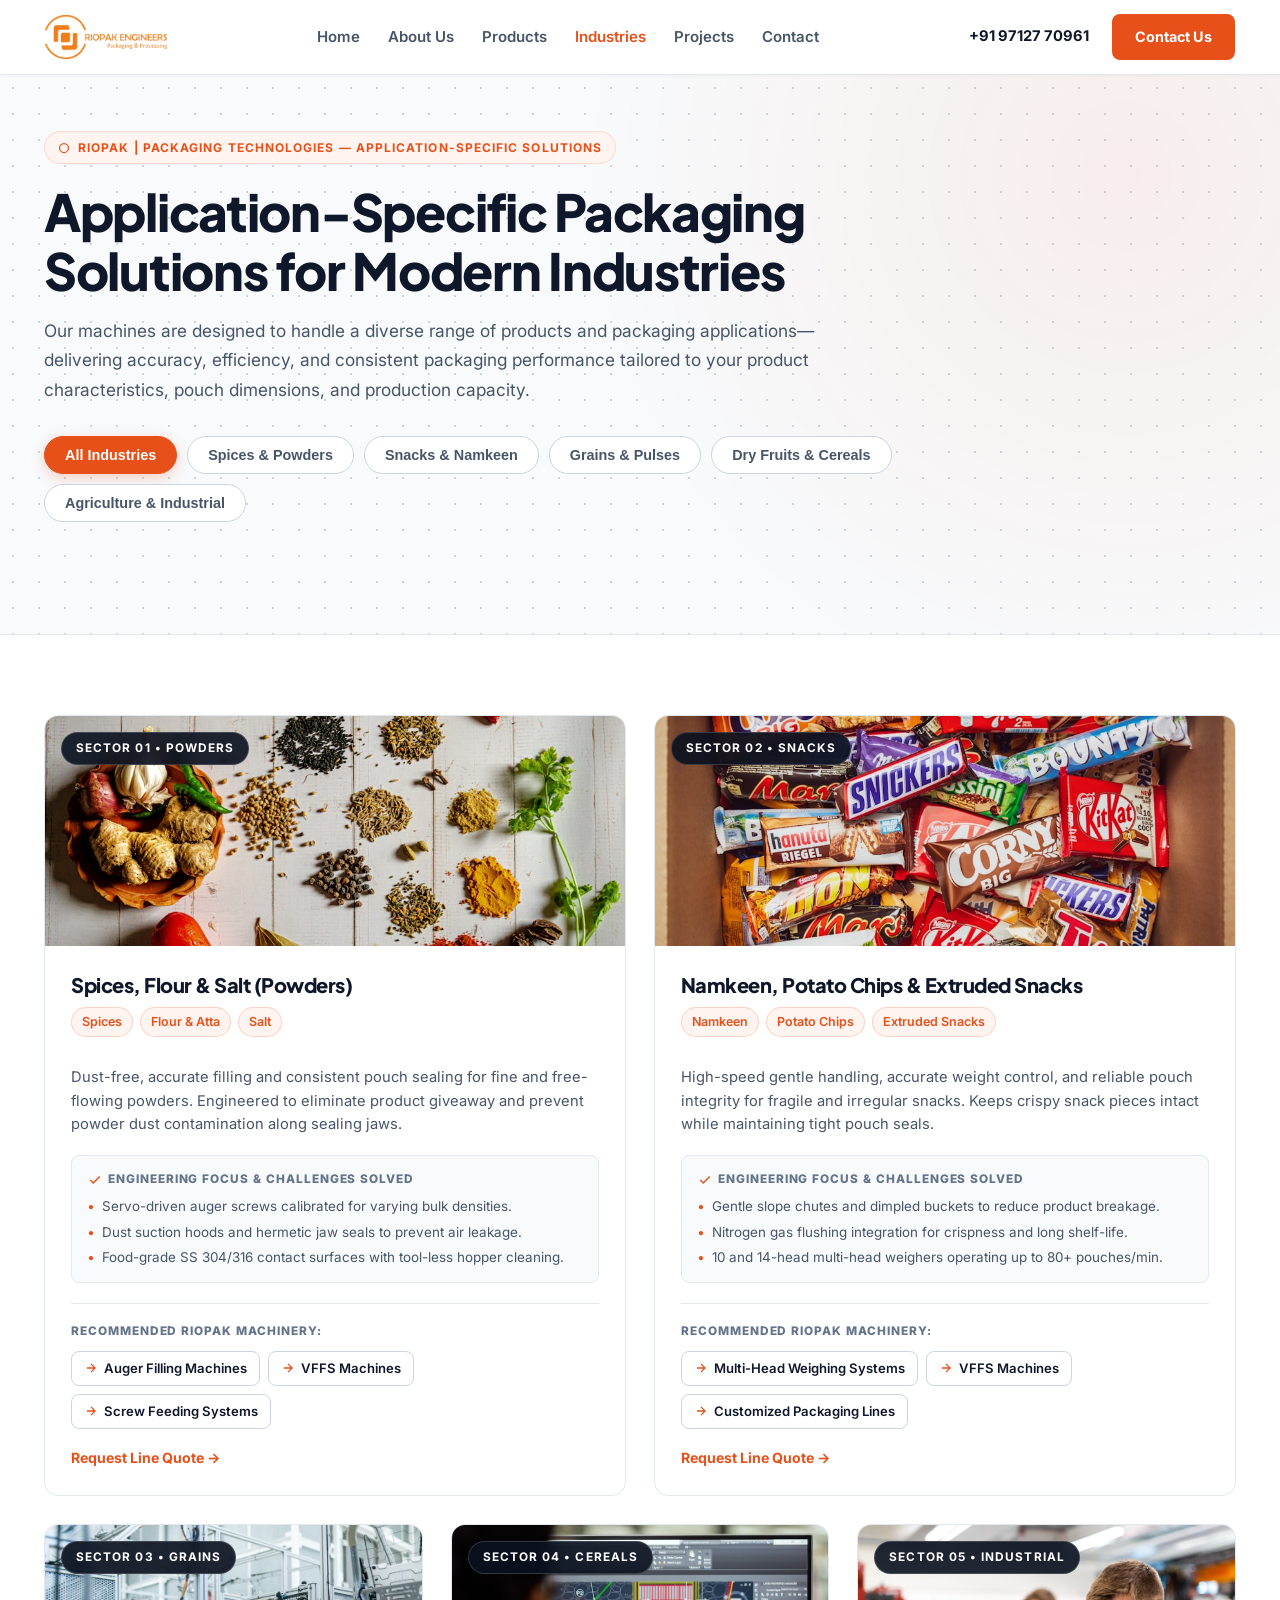
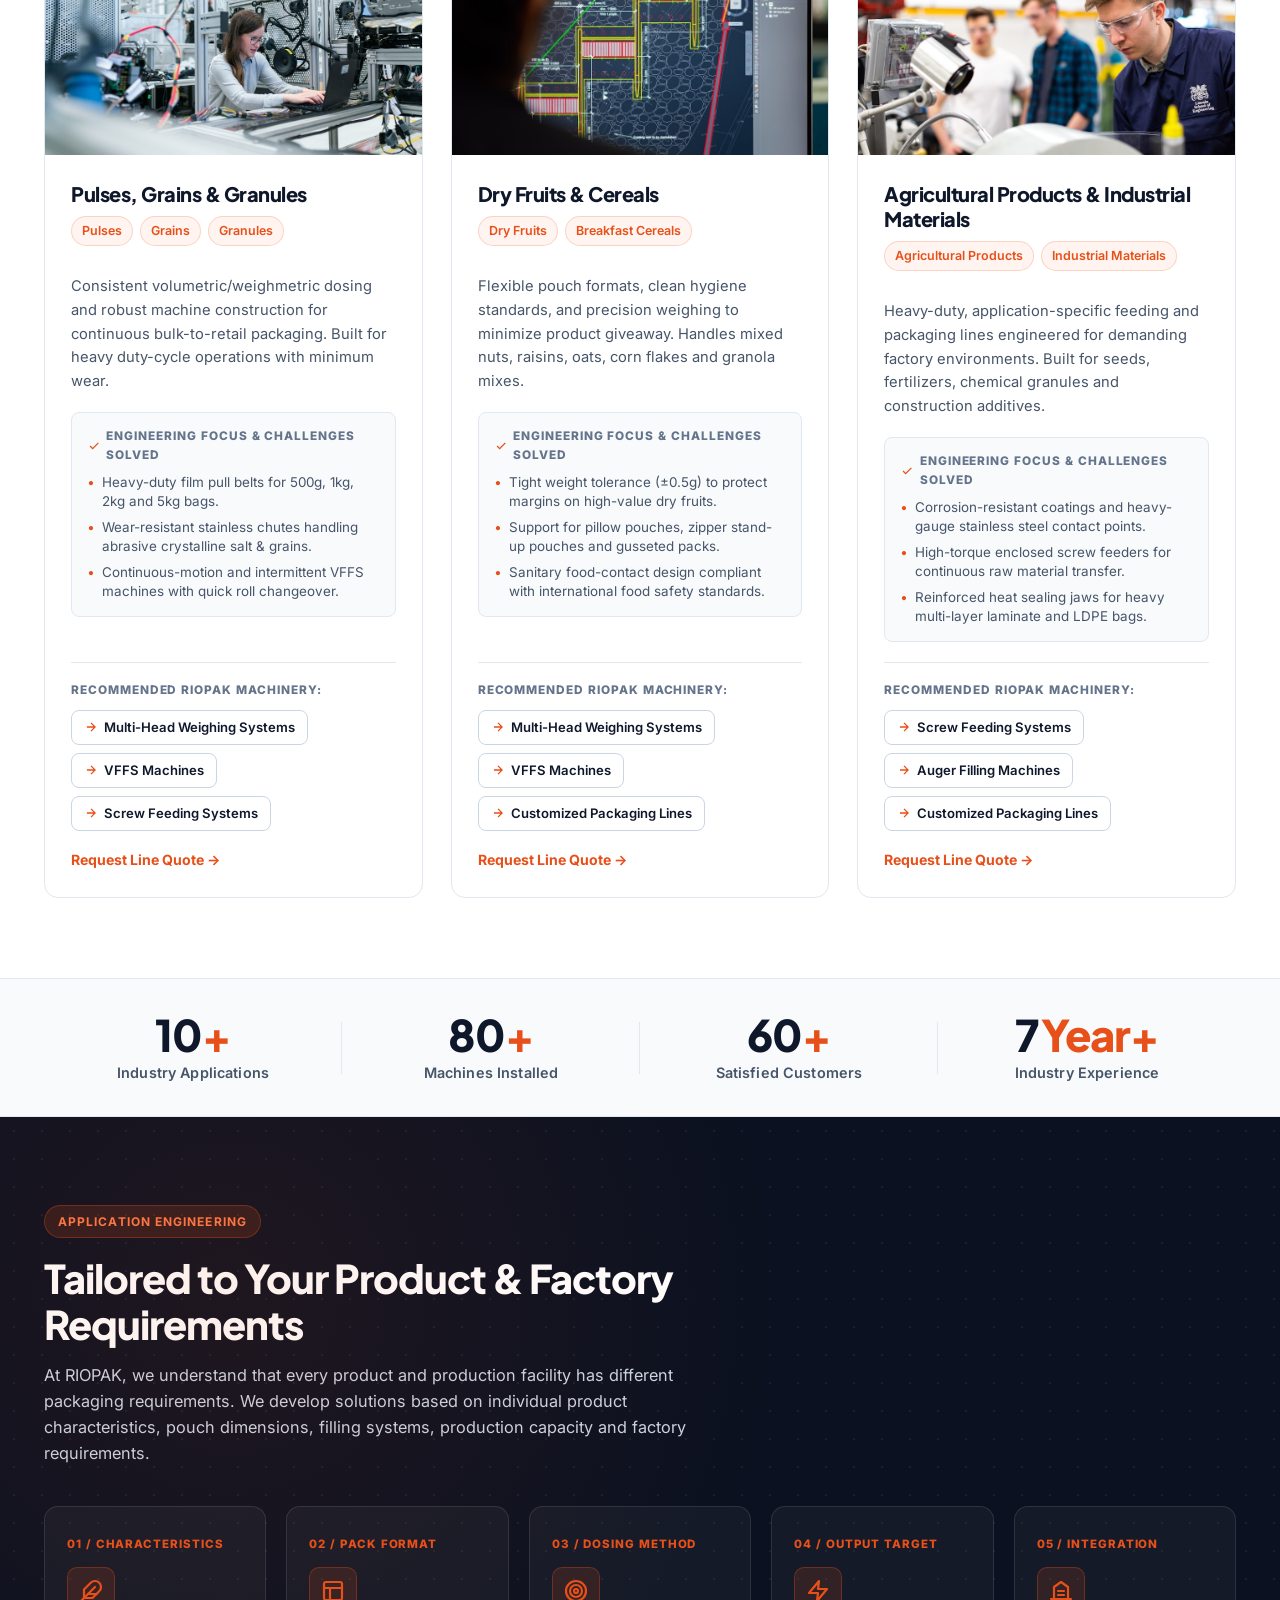
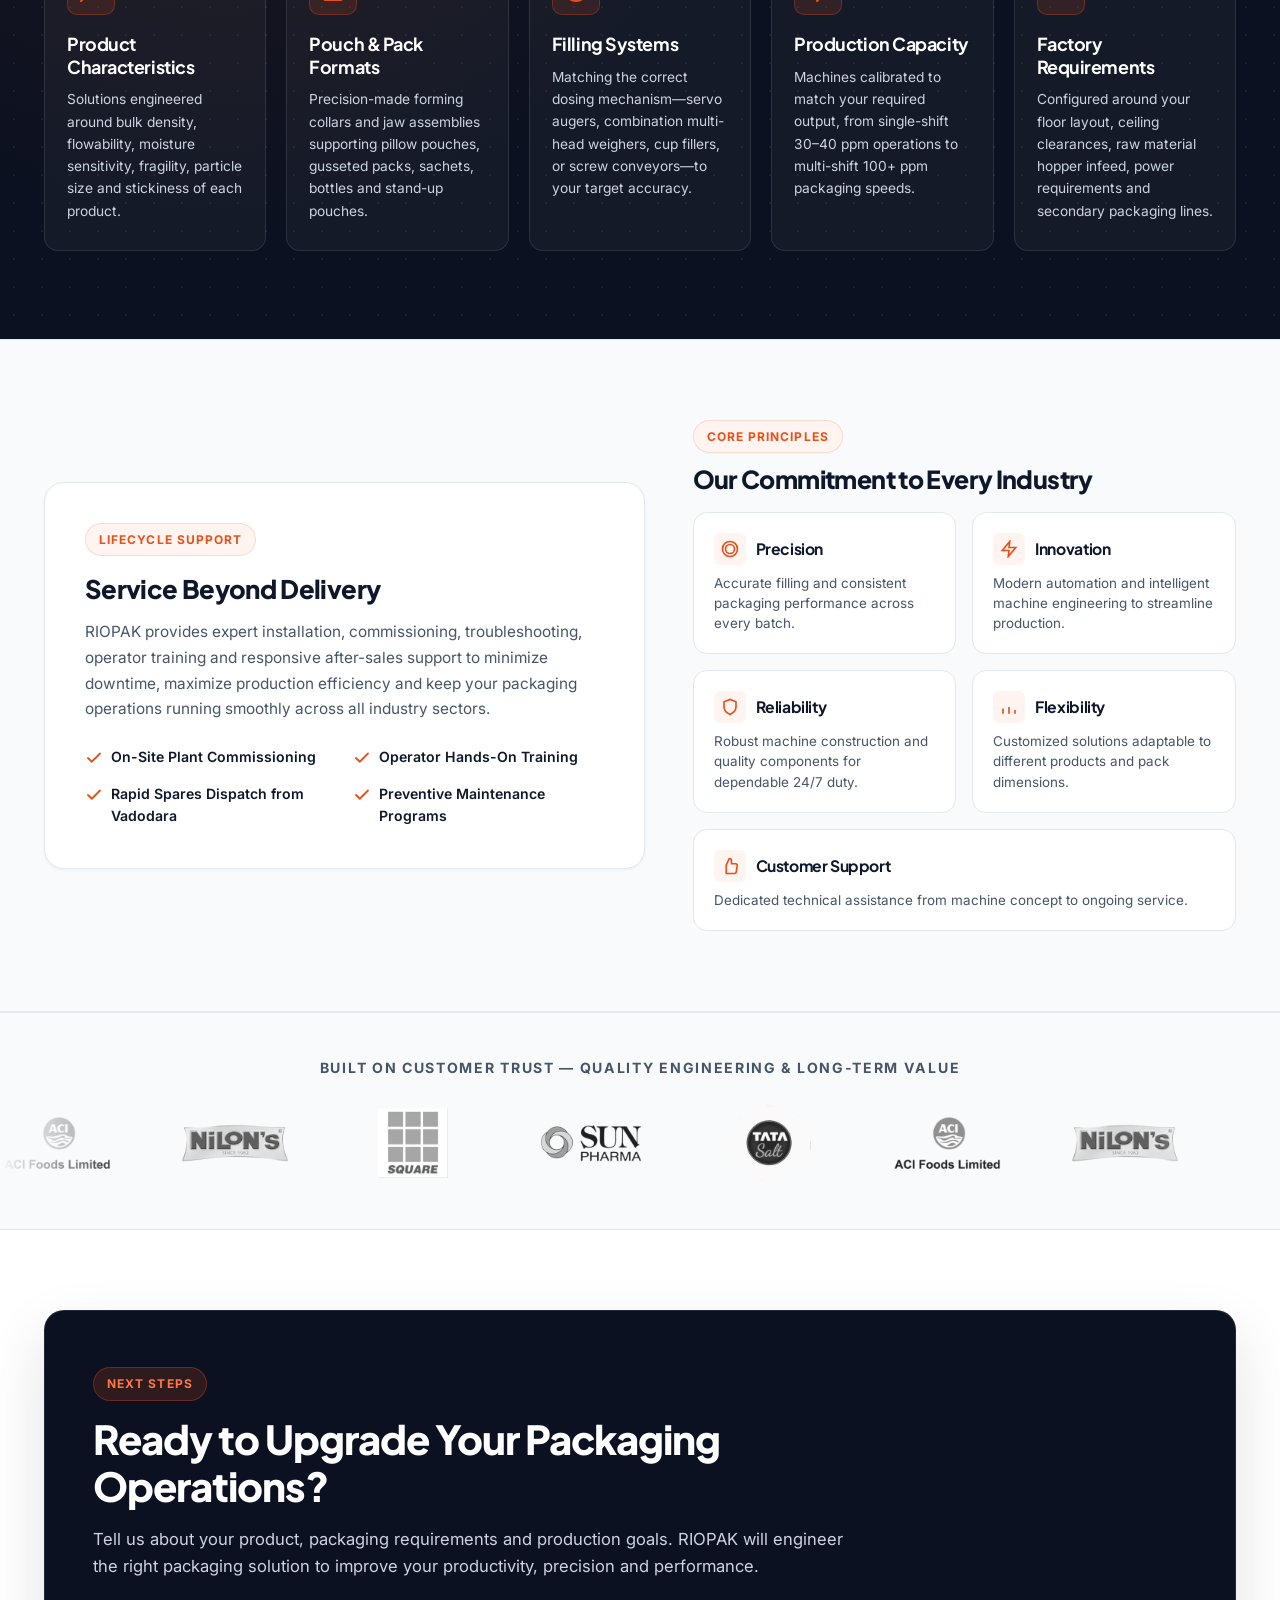
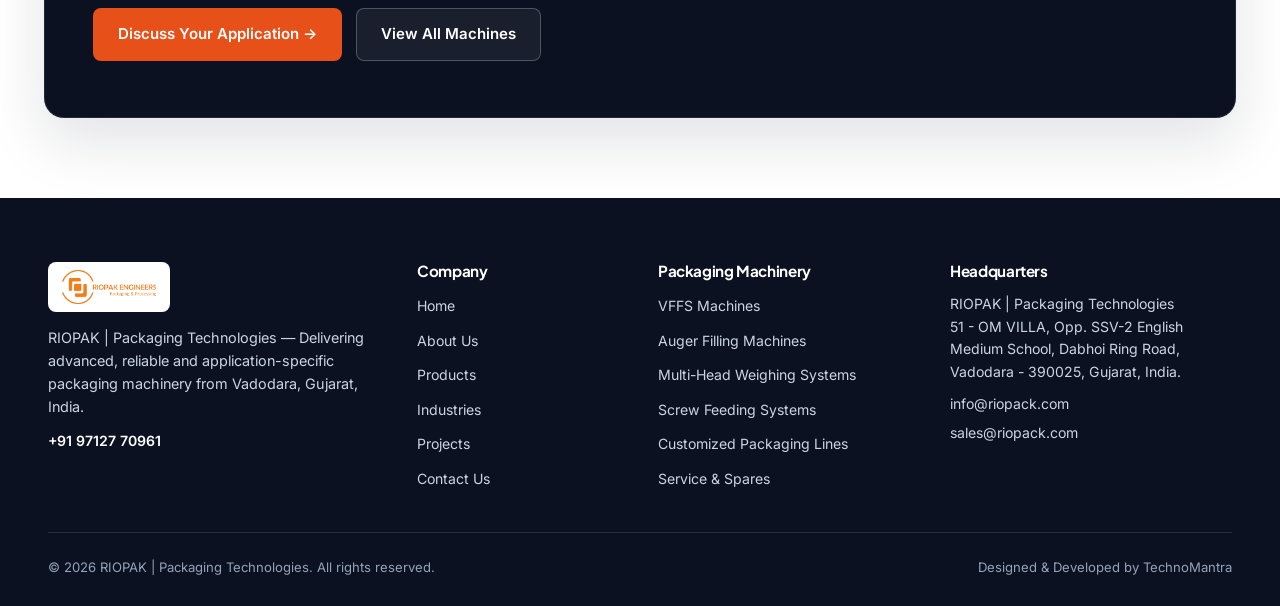
<file: pages/industries.html>
<!DOCTYPE html>
<html lang="en">
<head>
  <meta charset="UTF-8">
  <meta name="viewport" content="width=device-width, initial-scale=1.0">
  <title>Industries &amp; Applications | RIOPAK — Packaging Technologies</title>
  <meta name="description" content="Discover RIOPAK application-specific packaging machinery solutions engineered for powders, spices, flour, salt, snacks, namkeen, grains, dry fruits, agro and industrial materials.">
  <link rel="icon" href="../assets/images/favicon.png" type="image/png">
  <link rel="preconnect" href="https://fonts.googleapis.com">
  <link rel="preconnect" href="https://fonts.gstatic.com" crossorigin>
  <link href="https://fonts.googleapis.com/css2?family=Inter:wght@400;500;600;700&family=Plus+Jakarta+Sans:wght@600;700;800&display=swap" rel="stylesheet">
  <link rel="stylesheet" href="../css/home-catalis.css">
  <link rel="stylesheet" href="../css/header.css">
  <link rel="stylesheet" href="../css/industries-catalis.css">
</head>
<body>

  <!-- ================= FULL-WIDTH STICKY HEADER ================= -->
  <header class="site-header" id="siteHeader">
    <div class="header-inner">
      <a href="../index.html" class="brand-link">
        <img src="../assets/logos/RIOPAK-ENGINEERS-LOGO.webp" alt="RIOPAK Packaging Technologies Logo" class="brand-logo">
      </a>

      <nav class="main-nav" id="mainNav" aria-label="Primary navigation">
        <ul>
          <li><a href="../index.html">Home</a></li>
          <li><a href="about.html">About Us</a></li>
          <li><a href="products.html">Products</a></li>
          <li><a href="industries.html" class="active">Industries</a></li>
          <li><a href="projects.html">Projects</a></li>
          <li><a href="contact.html">Contact</a></li>
        </ul>
      </nav>

      <div class="header-actions">
        <a href="tel:+919712770961" class="header-phone">+91 97127 70961</a>
        <a href="contact.html" class="btn btn-primary header-cta">Contact Us</a>
        <button class="nav-toggle" id="navToggle" aria-label="Toggle menu" aria-expanded="false">
          <span></span><span></span><span></span>
        </button>
      </div>
    </div>
  </header>

  <main id="main">

    <!-- ================= 01 — PAGE HERO BANNER ================= -->
    <section class="hero-section" id="hero" style="background-color: var(--bg-soft); border-bottom: 1px solid var(--border); padding: 56px 0 68px;">
      <div class="container">
        <div class="section-header" style="max-width: 860px; margin-bottom: 0;" data-reveal>
          <span class="eyebrow">
            <svg width="12" height="12" viewBox="0 0 24 24" fill="none" stroke="currentColor" stroke-width="2.5"><circle cx="12" cy="12" r="9"/></svg>
            RIOPAK | PACKAGING TECHNOLOGIES — Application-Specific Solutions
          </span>
          <h1 class="section-title" style="font-size: clamp(2.1rem, 4vw, 3.2rem); margin-bottom: 16px;">
            Application-Specific Packaging Solutions for Modern Industries
          </h1>
          <p class="section-subtitle" style="font-size: 1.08rem; line-height: 1.7; color: var(--text-muted); max-width: 780px;">
            Our machines are designed to handle a diverse range of products and packaging applications—delivering accuracy, efficiency, and consistent packaging performance tailored to your product characteristics, pouch dimensions, and production capacity.
          </p>

          <!-- Interactive Filter Tabs -->
          <div class="filter-tabs-wrapper">
            <div class="filter-tabs" role="tablist" aria-label="Filter packaging applications">
              <button class="filter-tab active" data-filter="all" role="tab" aria-selected="true">All Industries</button>
              <button class="filter-tab" data-filter="powders" role="tab" aria-selected="false">Spices &amp; Powders</button>
              <button class="filter-tab" data-filter="snacks" role="tab" aria-selected="false">Snacks &amp; Namkeen</button>
              <button class="filter-tab" data-filter="grains" role="tab" aria-selected="false">Grains &amp; Pulses</button>
              <button class="filter-tab" data-filter="cereals" role="tab" aria-selected="false">Dry Fruits &amp; Cereals</button>
              <button class="filter-tab" data-filter="agro" role="tab" aria-selected="false">Agriculture &amp; Industrial</button>
            </div>
          </div>
        </div>
      </div>
    </section>

    <!-- ================= 02 — INDUSTRY VERTICALS BENTO GRID ================= -->
    <section class="section-pad" id="industries-grid">
      <div class="container">
        <div class="industries-bento-grid">

          <!-- 1. Spices, Flour & Salt (Powders) -->
          <article class="industry-card" data-category="powders" data-reveal data-reveal-delay="1">
            <div class="industry-card-media">
              <img class="industry-card-img" src="../assets/images/industries/spices.jpg" alt="Spices, Flour and Salt Packaging Machinery" loading="lazy">
              <span class="industry-sector-badge">Sector 01 • Powders</span>
            </div>
            <div class="industry-card-body">
              <h2 class="industry-card-title">Spices, Flour &amp; Salt (Powders)</h2>
              <div class="product-badges-row">
                <span class="product-badge">Spices</span>
                <span class="product-badge">Flour &amp; Atta</span>
                <span class="product-badge">Salt</span>
              </div>
              <p class="industry-focus-text">
                Dust-free, accurate filling and consistent pouch sealing for fine and free-flowing powders. Engineered to eliminate product giveaway and prevent powder dust contamination along sealing jaws.
              </p>

              <div class="industry-challenges-box">
                <div class="challenges-header">
                  <svg width="14" height="14" viewBox="0 0 24 24" fill="none" stroke="currentColor" stroke-width="2.5"><polyline points="20 6 9 17 4 12"/></svg>
                  Engineering Focus &amp; Challenges Solved
                </div>
                <ul class="challenges-list">
                  <li>Servo-driven auger screws calibrated for varying bulk densities.</li>
                  <li>Dust suction hoods and hermetic jaw seals to prevent air leakage.</li>
                  <li>Food-grade SS 304/316 contact surfaces with tool-less hopper cleaning.</li>
                </ul>
              </div>

              <div class="recommended-systems-box">
                <span class="systems-label">Recommended RIOPAK Machinery:</span>
                <div class="systems-chips-row">
                  <a href="../products/fillers-weighers.html" class="system-chip">
                    <svg width="14" height="14" viewBox="0 0 24 24" fill="none" stroke="currentColor" stroke-width="2.2"><path d="M5 12h14M12 5l7 7-7 7"/></svg>
                    Auger Filling Machines
                  </a>
                  <a href="../products/vffs-machines.html" class="system-chip">
                    <svg width="14" height="14" viewBox="0 0 24 24" fill="none" stroke="currentColor" stroke-width="2.2"><path d="M5 12h14M12 5l7 7-7 7"/></svg>
                    VFFS Machines
                  </a>
                  <a href="../products/accessories.html" class="system-chip">
                    <svg width="14" height="14" viewBox="0 0 24 24" fill="none" stroke="currentColor" stroke-width="2.2"><path d="M5 12h14M12 5l7 7-7 7"/></svg>
                    Screw Feeding Systems
                  </a>
                </div>
                <div class="industry-card-footer">
                  <a href="contact.html" class="industry-cta-link">Request Line Quote →</a>
                </div>
              </div>
            </div>
          </article>

          <!-- 2. Namkeen, Potato Chips & Extruded Snacks -->
          <article class="industry-card" data-category="snacks" data-reveal data-reveal-delay="2">
            <div class="industry-card-media">
              <img class="industry-card-img" src="../assets/images/industries/snacks.jpg" alt="Namkeen, Chips and Extruded Snacks Packaging Line" loading="lazy">
              <span class="industry-sector-badge">Sector 02 • Snacks</span>
            </div>
            <div class="industry-card-body">
              <h2 class="industry-card-title">Namkeen, Potato Chips &amp; Extruded Snacks</h2>
              <div class="product-badges-row">
                <span class="product-badge">Namkeen</span>
                <span class="product-badge">Potato Chips</span>
                <span class="product-badge">Extruded Snacks</span>
              </div>
              <p class="industry-focus-text">
                High-speed gentle handling, accurate weight control, and reliable pouch integrity for fragile and irregular snacks. Keeps crispy snack pieces intact while maintaining tight pouch seals.
              </p>

              <div class="industry-challenges-box">
                <div class="challenges-header">
                  <svg width="14" height="14" viewBox="0 0 24 24" fill="none" stroke="currentColor" stroke-width="2.5"><polyline points="20 6 9 17 4 12"/></svg>
                  Engineering Focus &amp; Challenges Solved
                </div>
                <ul class="challenges-list">
                  <li>Gentle slope chutes and dimpled buckets to reduce product breakage.</li>
                  <li>Nitrogen gas flushing integration for crispness and long shelf-life.</li>
                  <li>10 and 14-head multi-head weighers operating up to 80+ pouches/min.</li>
                </ul>
              </div>

              <div class="recommended-systems-box">
                <span class="systems-label">Recommended RIOPAK Machinery:</span>
                <div class="systems-chips-row">
                  <a href="../products/fillers-weighers.html" class="system-chip">
                    <svg width="14" height="14" viewBox="0 0 24 24" fill="none" stroke="currentColor" stroke-width="2.2"><path d="M5 12h14M12 5l7 7-7 7"/></svg>
                    Multi-Head Weighing Systems
                  </a>
                  <a href="../products/vffs-machines.html" class="system-chip">
                    <svg width="14" height="14" viewBox="0 0 24 24" fill="none" stroke="currentColor" stroke-width="2.2"><path d="M5 12h14M12 5l7 7-7 7"/></svg>
                    VFFS Machines
                  </a>
                  <a href="products.html" class="system-chip">
                    <svg width="14" height="14" viewBox="0 0 24 24" fill="none" stroke="currentColor" stroke-width="2.2"><path d="M5 12h14M12 5l7 7-7 7"/></svg>
                    Customized Packaging Lines
                  </a>
                </div>
                <div class="industry-card-footer">
                  <a href="contact.html" class="industry-cta-link">Request Line Quote →</a>
                </div>
              </div>
            </div>
          </article>

          <!-- 3. Pulses, Grains & Granules -->
          <article class="industry-card" data-category="grains" data-reveal data-reveal-delay="3">
            <div class="industry-card-media">
              <img class="industry-card-img" src="../assets/images/industries/food.jpg" alt="Pulses, Grains and Granules Packaging Systems" loading="lazy">
              <span class="industry-sector-badge">Sector 03 • Grains</span>
            </div>
            <div class="industry-card-body">
              <h2 class="industry-card-title">Pulses, Grains &amp; Granules</h2>
              <div class="product-badges-row">
                <span class="product-badge">Pulses</span>
                <span class="product-badge">Grains</span>
                <span class="product-badge">Granules</span>
              </div>
              <p class="industry-focus-text">
                Consistent volumetric/weighmetric dosing and robust machine construction for continuous bulk-to-retail packaging. Built for heavy duty-cycle operations with minimum wear.
              </p>

              <div class="industry-challenges-box">
                <div class="challenges-header">
                  <svg width="14" height="14" viewBox="0 0 24 24" fill="none" stroke="currentColor" stroke-width="2.5"><polyline points="20 6 9 17 4 12"/></svg>
                  Engineering Focus &amp; Challenges Solved
                </div>
                <ul class="challenges-list">
                  <li>Heavy-duty film pull belts for 500g, 1kg, 2kg and 5kg bags.</li>
                  <li>Wear-resistant stainless chutes handling abrasive crystalline salt &amp; grains.</li>
                  <li>Continuous-motion and intermittent VFFS machines with quick roll changeover.</li>
                </ul>
              </div>

              <div class="recommended-systems-box">
                <span class="systems-label">Recommended RIOPAK Machinery:</span>
                <div class="systems-chips-row">
                  <a href="../products/fillers-weighers.html" class="system-chip">
                    <svg width="14" height="14" viewBox="0 0 24 24" fill="none" stroke="currentColor" stroke-width="2.2"><path d="M5 12h14M12 5l7 7-7 7"/></svg>
                    Multi-Head Weighing Systems
                  </a>
                  <a href="../products/vffs-machines.html" class="system-chip">
                    <svg width="14" height="14" viewBox="0 0 24 24" fill="none" stroke="currentColor" stroke-width="2.2"><path d="M5 12h14M12 5l7 7-7 7"/></svg>
                    VFFS Machines
                  </a>
                  <a href="../products/accessories.html" class="system-chip">
                    <svg width="14" height="14" viewBox="0 0 24 24" fill="none" stroke="currentColor" stroke-width="2.2"><path d="M5 12h14M12 5l7 7-7 7"/></svg>
                    Screw Feeding Systems
                  </a>
                </div>
                <div class="industry-card-footer">
                  <a href="contact.html" class="industry-cta-link">Request Line Quote →</a>
                </div>
              </div>
            </div>
          </article>

          <!-- 4. Dry Fruits & Cereals -->
          <article class="industry-card" data-category="cereals" data-reveal data-reveal-delay="4">
            <div class="industry-card-media">
              <img class="industry-card-img" src="../assets/images/projects/weighing-system.jpg" alt="Dry Fruits and Breakfast Cereals Packaging Line" loading="lazy">
              <span class="industry-sector-badge">Sector 04 • Cereals</span>
            </div>
            <div class="industry-card-body">
              <h2 class="industry-card-title">Dry Fruits &amp; Cereals</h2>
              <div class="product-badges-row">
                <span class="product-badge">Dry Fruits</span>
                <span class="product-badge">Breakfast Cereals</span>
              </div>
              <p class="industry-focus-text">
                Flexible pouch formats, clean hygiene standards, and precision weighing to minimize product giveaway. Handles mixed nuts, raisins, oats, corn flakes and granola mixes.
              </p>

              <div class="industry-challenges-box">
                <div class="challenges-header">
                  <svg width="14" height="14" viewBox="0 0 24 24" fill="none" stroke="currentColor" stroke-width="2.5"><polyline points="20 6 9 17 4 12"/></svg>
                  Engineering Focus &amp; Challenges Solved
                </div>
                <ul class="challenges-list">
                  <li>Tight weight tolerance (±0.5g) to protect margins on high-value dry fruits.</li>
                  <li>Support for pillow pouches, zipper stand-up pouches and gusseted packs.</li>
                  <li>Sanitary food-contact design compliant with international food safety standards.</li>
                </ul>
              </div>

              <div class="recommended-systems-box">
                <span class="systems-label">Recommended RIOPAK Machinery:</span>
                <div class="systems-chips-row">
                  <a href="../products/fillers-weighers.html" class="system-chip">
                    <svg width="14" height="14" viewBox="0 0 24 24" fill="none" stroke="currentColor" stroke-width="2.2"><path d="M5 12h14M12 5l7 7-7 7"/></svg>
                    Multi-Head Weighing Systems
                  </a>
                  <a href="../products/vffs-machines.html" class="system-chip">
                    <svg width="14" height="14" viewBox="0 0 24 24" fill="none" stroke="currentColor" stroke-width="2.2"><path d="M5 12h14M12 5l7 7-7 7"/></svg>
                    VFFS Machines
                  </a>
                  <a href="products.html" class="system-chip">
                    <svg width="14" height="14" viewBox="0 0 24 24" fill="none" stroke="currentColor" stroke-width="2.2"><path d="M5 12h14M12 5l7 7-7 7"/></svg>
                    Customized Packaging Lines
                  </a>
                </div>
                <div class="industry-card-footer">
                  <a href="contact.html" class="industry-cta-link">Request Line Quote →</a>
                </div>
              </div>
            </div>
          </article>

          <!-- 5. Agricultural Products & Industrial Materials -->
          <article class="industry-card" data-category="agro" data-reveal data-reveal-delay="5">
            <div class="industry-card-media">
              <img class="industry-card-img" src="../assets/images/industries/agro.jpg" alt="Agricultural and Industrial Materials Packaging Line" loading="lazy">
              <span class="industry-sector-badge">Sector 05 • Industrial</span>
            </div>
            <div class="industry-card-body">
              <h2 class="industry-card-title">Agricultural Products &amp; Industrial Materials</h2>
              <div class="product-badges-row">
                <span class="product-badge">Agricultural Products</span>
                <span class="product-badge">Industrial Materials</span>
              </div>
              <p class="industry-focus-text">
                Heavy-duty, application-specific feeding and packaging lines engineered for demanding factory environments. Built for seeds, fertilizers, chemical granules and construction additives.
              </p>

              <div class="industry-challenges-box">
                <div class="challenges-header">
                  <svg width="14" height="14" viewBox="0 0 24 24" fill="none" stroke="currentColor" stroke-width="2.5"><polyline points="20 6 9 17 4 12"/></svg>
                  Engineering Focus &amp; Challenges Solved
                </div>
                <ul class="challenges-list">
                  <li>Corrosion-resistant coatings and heavy-gauge stainless steel contact points.</li>
                  <li>High-torque enclosed screw feeders for continuous raw material transfer.</li>
                  <li>Reinforced heat sealing jaws for heavy multi-layer laminate and LDPE bags.</li>
                </ul>
              </div>

              <div class="recommended-systems-box">
                <span class="systems-label">Recommended RIOPAK Machinery:</span>
                <div class="systems-chips-row">
                  <a href="../products/accessories.html" class="system-chip">
                    <svg width="14" height="14" viewBox="0 0 24 24" fill="none" stroke="currentColor" stroke-width="2.2"><path d="M5 12h14M12 5l7 7-7 7"/></svg>
                    Screw Feeding Systems
                  </a>
                  <a href="../products/fillers-weighers.html" class="system-chip">
                    <svg width="14" height="14" viewBox="0 0 24 24" fill="none" stroke="currentColor" stroke-width="2.2"><path d="M5 12h14M12 5l7 7-7 7"/></svg>
                    Auger Filling Machines
                  </a>
                  <a href="products.html" class="system-chip">
                    <svg width="14" height="14" viewBox="0 0 24 24" fill="none" stroke="currentColor" stroke-width="2.2"><path d="M5 12h14M12 5l7 7-7 7"/></svg>
                    Customized Packaging Lines
                  </a>
                </div>
                <div class="industry-card-footer">
                  <a href="contact.html" class="industry-cta-link">Request Line Quote →</a>
                </div>
              </div>
            </div>
          </article>

        </div>
      </div>
    </section>

    <!-- ================= PROOF & PERFORMANCE STATS STRIP ================= -->
    <section class="stats-strip" aria-label="RIOPAK by the numbers">
      <div class="container">
        <div class="stats-strip-inner">
          <div class="strip-item">
            <div class="strip-num">10<span class="strip-accent">+</span></div>
            <div class="strip-label">Industry Applications</div>
          </div>
          <div class="strip-item">
            <div class="strip-num">80<span class="strip-accent">+</span></div>
            <div class="strip-label">Machines Installed</div>
          </div>
          <div class="strip-item">
            <div class="strip-num">60<span class="strip-accent">+</span></div>
            <div class="strip-label">Satisfied Customers</div>
          </div>
          <div class="strip-item">
            <div class="strip-num">7<span class="strip-accent">Year+</span></div>
            <div class="strip-label">Industry Experience</div>
          </div>
        </div>
      </div>
    </section>

    <!-- ================= 03 — CUSTOMER-CENTRIC ENGINEERING MATRIX (DARK SECTION) ================= -->
    <section class="section-dark" id="engineering-matrix">
      <div class="container">
        <div class="section-header" data-reveal>
          <span class="eyebrow eyebrow-dark">Application Engineering</span>
          <h2 class="section-title text-white" style="color: #ffffff !important;">Tailored to Your Product &amp; Factory Requirements</h2>
          <p class="section-subtitle text-slate-300" style="color: #cbd5e1 !important;">
            At RIOPAK, we understand that every product and production facility has different packaging requirements. We develop solutions based on individual product characteristics, pouch dimensions, filling systems, production capacity and factory requirements.
          </p>
        </div>

        <div class="matrix-grid-5">
          <!-- 1. Product Characteristics -->
          <div class="matrix-card" data-reveal data-reveal-delay="1">
            <span class="matrix-num">01 / CHARACTERISTICS</span>
            <div class="matrix-icon-box">
              <svg width="24" height="24" viewBox="0 0 24 24" fill="none" stroke="currentColor" stroke-width="2.2" stroke-linecap="round" stroke-linejoin="round"><path d="M20.24 12.24a6 6 0 0 0-8.49-8.49L5 10.5V19h8.5z"/><line x1="16" y1="8" x2="2" y2="22"/><line x1="17.5" y1="15" x2="9" y2="15"/></svg>
            </div>
            <h3>Product Characteristics</h3>
            <p>Solutions engineered around bulk density, flowability, moisture sensitivity, fragility, particle size and stickiness of each product.</p>
          </div>

          <!-- 2. Pouch Dimensions -->
          <div class="matrix-card" data-reveal data-reveal-delay="2">
            <span class="matrix-num">02 / PACK FORMAT</span>
            <div class="matrix-icon-box">
              <svg width="24" height="24" viewBox="0 0 24 24" fill="none" stroke="currentColor" stroke-width="2.2" stroke-linecap="round" stroke-linejoin="round"><rect x="3" y="3" width="18" height="18" rx="2"/><path d="M3 9h18M9 21V9"/></svg>
            </div>
            <h3>Pouch &amp; Pack Formats</h3>
            <p>Precision-made forming collars and jaw assemblies supporting pillow pouches, gusseted packs, sachets, bottles and stand-up pouches.</p>
          </div>

          <!-- 3. Filling Systems -->
          <div class="matrix-card" data-reveal data-reveal-delay="3">
            <span class="matrix-num">03 / DOSING METHOD</span>
            <div class="matrix-icon-box">
              <svg width="24" height="24" viewBox="0 0 24 24" fill="none" stroke="currentColor" stroke-width="2.2" stroke-linecap="round" stroke-linejoin="round"><circle cx="12" cy="12" r="10"/><circle cx="12" cy="12" r="6"/><circle cx="12" cy="12" r="2"/></svg>
            </div>
            <h3>Filling Systems</h3>
            <p>Matching the correct dosing mechanism—servo augers, combination multi-head weighers, cup fillers, or screw conveyors—to your target accuracy.</p>
          </div>

          <!-- 4. Production Capacity -->
          <div class="matrix-card" data-reveal data-reveal-delay="4">
            <span class="matrix-num">04 / OUTPUT TARGET</span>
            <div class="matrix-icon-box">
              <svg width="24" height="24" viewBox="0 0 24 24" fill="none" stroke="currentColor" stroke-width="2.2" stroke-linecap="round" stroke-linejoin="round"><polygon points="13 2 3 14 12 14 11 22 21 10 12 10 13 2"/></svg>
            </div>
            <h3>Production Capacity</h3>
            <p>Machines calibrated to match your required output, from single-shift 30–40 ppm operations to multi-shift 100+ ppm packaging speeds.</p>
          </div>

          <!-- 5. Factory Integration -->
          <div class="matrix-card" data-reveal data-reveal-delay="5">
            <span class="matrix-num">05 / INTEGRATION</span>
            <div class="matrix-icon-box">
              <svg width="24" height="24" viewBox="0 0 24 24" fill="none" stroke="currentColor" stroke-width="2.2" stroke-linecap="round" stroke-linejoin="round"><path d="M2 20h20M5 20V8l7-5 7 5v12M9 12h6M9 16h6"/></svg>
            </div>
            <h3>Factory Requirements</h3>
            <p>Configured around your floor layout, ceiling clearances, raw material hopper infeed, power requirements and secondary packaging lines.</p>
          </div>
        </div>
      </div>
    </section>

    <!-- ================= 04 — SERVICE BEYOND DELIVERY & RELIABILITY ================= -->
    <section class="section-pad section-soft" id="service-support">
      <div class="container">
        <div class="service-strip-grid">
          <!-- Left: Service Beyond Delivery Spotlight -->
          <div class="service-spotlight-box" data-reveal>
            <span class="eyebrow">Lifecycle Support</span>
            <h3>Service Beyond Delivery</h3>
            <p>
              RIOPAK provides expert installation, commissioning, troubleshooting, operator training and responsive after-sales support to minimize downtime, maximize production efficiency and keep your packaging operations running smoothly across all industry sectors.
            </p>
            <div class="service-checks-list">
              <div class="service-check-item">
                <svg width="18" height="18" viewBox="0 0 24 24" fill="none" stroke="currentColor" stroke-width="2.4" stroke-linecap="round" stroke-linejoin="round"><polyline points="20 6 9 17 4 12"/></svg>
                <span>On-Site Plant Commissioning</span>
              </div>
              <div class="service-check-item">
                <svg width="18" height="18" viewBox="0 0 24 24" fill="none" stroke="currentColor" stroke-width="2.4" stroke-linecap="round" stroke-linejoin="round"><polyline points="20 6 9 17 4 12"/></svg>
                <span>Operator Hands-On Training</span>
              </div>
              <div class="service-check-item">
                <svg width="18" height="18" viewBox="0 0 24 24" fill="none" stroke="currentColor" stroke-width="2.4" stroke-linecap="round" stroke-linejoin="round"><polyline points="20 6 9 17 4 12"/></svg>
                <span>Rapid Spares Dispatch from Vadodara</span>
              </div>
              <div class="service-check-item">
                <svg width="18" height="18" viewBox="0 0 24 24" fill="none" stroke="currentColor" stroke-width="2.4" stroke-linecap="round" stroke-linejoin="round"><polyline points="20 6 9 17 4 12"/></svg>
                <span>Preventive Maintenance Programs</span>
              </div>
            </div>
          </div>

          <!-- Right: Our Commitment Pillars -->
          <div data-reveal data-reveal-delay="2">
            <span class="eyebrow" style="margin-bottom: 12px;">Core Principles</span>
            <h3 style="font-size: 1.55rem; font-weight: 800; color: var(--text); margin-bottom: 18px;">Our Commitment to Every Industry</h3>
            <div class="commit-mini-grid">
              <!-- Pillar 1 -->
              <div class="commit-mini-card">
                <div class="commit-mini-card-head">
                  <div class="commit-mini-icon">
                    <svg width="18" height="18" viewBox="0 0 24 24" fill="none" stroke="currentColor" stroke-width="2.2"><circle cx="12" cy="12" r="10"/><circle cx="12" cy="12" r="6"/></svg>
                  </div>
                  <h4>Precision</h4>
                </div>
                <p>Accurate filling and consistent packaging performance across every batch.</p>
              </div>

              <!-- Pillar 2 -->
              <div class="commit-mini-card">
                <div class="commit-mini-card-head">
                  <div class="commit-mini-icon">
                    <svg width="18" height="18" viewBox="0 0 24 24" fill="none" stroke="currentColor" stroke-width="2.2"><polygon points="13 2 3 14 12 14 11 22 21 10 12 10 13 2"/></svg>
                  </div>
                  <h4>Innovation</h4>
                </div>
                <p>Modern automation and intelligent machine engineering to streamline production.</p>
              </div>

              <!-- Pillar 3 -->
              <div class="commit-mini-card">
                <div class="commit-mini-card-head">
                  <div class="commit-mini-icon">
                    <svg width="18" height="18" viewBox="0 0 24 24" fill="none" stroke="currentColor" stroke-width="2.2"><path d="M12 22s8-4 8-10V5l-8-3-8 3v7c0 6 8 10 8 10z"/></svg>
                  </div>
                  <h4>Reliability</h4>
                </div>
                <p>Robust machine construction and quality components for dependable 24/7 duty.</p>
              </div>

              <!-- Pillar 4 -->
              <div class="commit-mini-card">
                <div class="commit-mini-card-head">
                  <div class="commit-mini-icon">
                    <svg width="18" height="18" viewBox="0 0 24 24" fill="none" stroke="currentColor" stroke-width="2.2"><line x1="4" y1="21" x2="4" y2="14"/><line x1="12" y1="21" x2="12" y2="12"/><line x1="20" y1="21" x2="20" y2="16"/></svg>
                  </div>
                  <h4>Flexibility</h4>
                </div>
                <p>Customized solutions adaptable to different products and pack dimensions.</p>
              </div>

              <!-- Pillar 5 -->
              <div class="commit-mini-card">
                <div class="commit-mini-card-head">
                  <div class="commit-mini-icon">
                    <svg width="18" height="18" viewBox="0 0 24 24" fill="none" stroke="currentColor" stroke-width="2.2"><path d="M14 9V5a3 3 0 0 0-3-3l-4 9v11h11.28a2 2 0 0 0 2-1.7l1.38-9a2 2 0 0 0-2-2.3z"/></svg>
                  </div>
                  <h4>Customer Support</h4>
                </div>
                <p>Dedicated technical assistance from machine concept to ongoing service.</p>
              </div>
            </div>
          </div>
        </div>
      </div>
    </section>

    <!-- ================= 05 — CLIENT TRUST MARQUEE ================= -->
    <section class="trust-strip" aria-label="Trusted by leading brands">
      <div class="container">
        <p class="trust-label">Built on Customer Trust — Quality Engineering &amp; Long-Term Value</p>
      </div>
      <div class="logo-marquee">
        <div class="logo-track">
          <img src="../assets/images/logos/1.webp" alt="ACI Foods Limited">
          <img src="../assets/images/logos/2.webp" alt="Nilon's">
          <img src="../assets/images/logos/3.webp" alt="Square Pharmaceuticals">
          <img src="../assets/images/logos/4.webp" alt="Sun Pharma">
          <img src="../assets/images/logos/5.webp" alt="Tata Salt">
          <img src="../assets/images/logos/1.webp" alt="ACI Foods Limited">
          <img src="../assets/images/logos/2.webp" alt="Nilon's">
          <img src="../assets/images/logos/3.webp" alt="Square Pharmaceuticals">
          <img src="../assets/images/logos/4.webp" alt="Sun Pharma">
          <img src="../assets/images/logos/5.webp" alt="Tata Salt">
          <img src="../assets/images/logos/1.webp" alt="ACI Foods Limited">
          <img src="../assets/images/logos/2.webp" alt="Nilon's">
          <img src="../assets/images/logos/3.webp" alt="Square Pharmaceuticals">
          <img src="../assets/images/logos/4.webp" alt="Sun Pharma">
          <img src="../assets/images/logos/5.webp" alt="Tata Salt">
        </div>
        <div class="logo-track" aria-hidden="true">
          <img src="../assets/images/logos/1.webp" alt="ACI Foods Limited">
          <img src="../assets/images/logos/2.webp" alt="Nilon's">
          <img src="../assets/images/logos/3.webp" alt="Square Pharmaceuticals">
          <img src="../assets/images/logos/4.webp" alt="Sun Pharma">
          <img src="../assets/images/logos/5.webp" alt="Tata Salt">
          <img src="../assets/images/logos/1.webp" alt="ACI Foods Limited">
          <img src="../assets/images/logos/2.webp" alt="Nilon's">
          <img src="../assets/images/logos/3.webp" alt="Square Pharmaceuticals">
          <img src="../assets/images/logos/4.webp" alt="Sun Pharma">
          <img src="../assets/images/logos/5.webp" alt="Tata Salt">
          <img src="../assets/images/logos/1.webp" alt="ACI Foods Limited">
          <img src="../assets/images/logos/2.webp" alt="Nilon's">
          <img src="../assets/images/logos/3.webp" alt="Square Pharmaceuticals">
          <img src="../assets/images/logos/4.webp" alt="Sun Pharma">
          <img src="../assets/images/logos/5.webp" alt="Tata Salt">
        </div>
      </div>
    </section>

    <!-- ================= 06 — BOTTOM CTA SECTION ================= -->
    <section class="section-pad">
      <div class="container">
        <div style="background: var(--dark); color: #ffffff; border-radius: var(--radius-lg); padding: 56px 48px; position: relative; overflow: hidden; border: 1px solid rgba(255, 255, 255, 0.1); box-shadow: var(--shadow-lg);" data-reveal>
          <div style="position: relative; z-index: 1; max-width: 760px;">
            <span class="eyebrow eyebrow-dark" style="margin-bottom: 14px;">Next Steps</span>
            <h2 style="font-size: clamp(1.8rem, 3.2vw, 2.5rem); font-weight: 800; color: #ffffff; margin-bottom: 16px; line-height: 1.18;">
              Ready to Upgrade Your Packaging Operations?
            </h2>
            <p style="font-size: 1.04rem; line-height: 1.65; color: #cbd5e1; margin-bottom: 28px;">
              Tell us about your product, packaging requirements and production goals. RIOPAK will engineer the right packaging solution to improve your productivity, precision and performance.
            </p>
            <div style="display: flex; flex-wrap: wrap; gap: 14px;">
              <a href="contact.html" class="btn btn-primary">Discuss Your Application →</a>
              <a href="products.html" class="btn btn-outline" style="background: rgba(255, 255, 255, 0.06); color: #ffffff; border-color: rgba(255, 255, 255, 0.24);">View All Machines</a>
            </div>
          </div>
        </div>
      </div>
    </section>

  </main>

  <!-- ================= FULL-WIDTH FOOTER ================= -->
  <footer class="site-footer">
    <div class="container">
      <div class="footer-grid">
        <div class="footer-col">
          <div class="footer-logo-wrap">
            <img src="../assets/logos/RIOPAK-ENGINEERS-LOGO.webp" alt="RIOPAK Packaging Technologies">
          </div>
          <p style="font-size: 0.9rem; margin: 0 0 12px; color: #cbd5e1;">RIOPAK | Packaging Technologies — Delivering advanced, reliable and application-specific packaging machinery from Vadodara, Gujarat, India.</p>
          <p style="font-size: 0.88rem; margin: 0;"><a href="tel:+919712770961" style="color: #ffffff; font-weight: 600;">+91 97127 70961</a></p>
        </div>

        <div class="footer-col">
          <h4>Company</h4>
          <ul>
            <li><a href="../index.html">Home</a></li>
            <li><a href="about.html">About Us</a></li>
            <li><a href="products.html">Products</a></li>
            <li><a href="industries.html">Industries</a></li>
            <li><a href="projects.html">Projects</a></li>
            <li><a href="contact.html">Contact Us</a></li>
          </ul>
        </div>

        <div class="footer-col">
          <h4>Packaging Machinery</h4>
          <ul>
            <li><a href="products.html">VFFS Machines</a></li>
            <li><a href="products.html">Auger Filling Machines</a></li>
            <li><a href="products.html">Multi-Head Weighing Systems</a></li>
            <li><a href="products.html">Screw Feeding Systems</a></li>
            <li><a href="products.html">Customized Packaging Lines</a></li>
            <li><a href="products.html">Service &amp; Spares</a></li>
          </ul>
        </div>

        <div class="footer-col">
          <h4>Headquarters</h4>
          <p style="font-size: 0.88rem; margin: 0 0 10px; color: #cbd5e1;">RIOPAK | Packaging Technologies<br>51 - OM VILLA, Opp. SSV-2 English Medium School, Dabhoi Ring Road, Vadodara - 390025, Gujarat, India.</p>
          <p style="font-size: 0.88rem; margin: 0 0 6px;"><a href="mailto:info@riopack.com">info@riopack.com</a></p>
          <p style="font-size: 0.88rem; margin: 0;"><a href="mailto:sales@riopack.com">sales@riopack.com</a></p>
        </div>
      </div>

      <div class="footer-bottom">
        <span>© 2026 RIOPAK | Packaging Technologies. All rights reserved.</span>
        <span>Designed &amp; Developed by TechnoMantra</span>
      </div>
    </div>
  </footer>

  <script src="../js/home-catalis.js"></script>
</body>
</html>
</file>
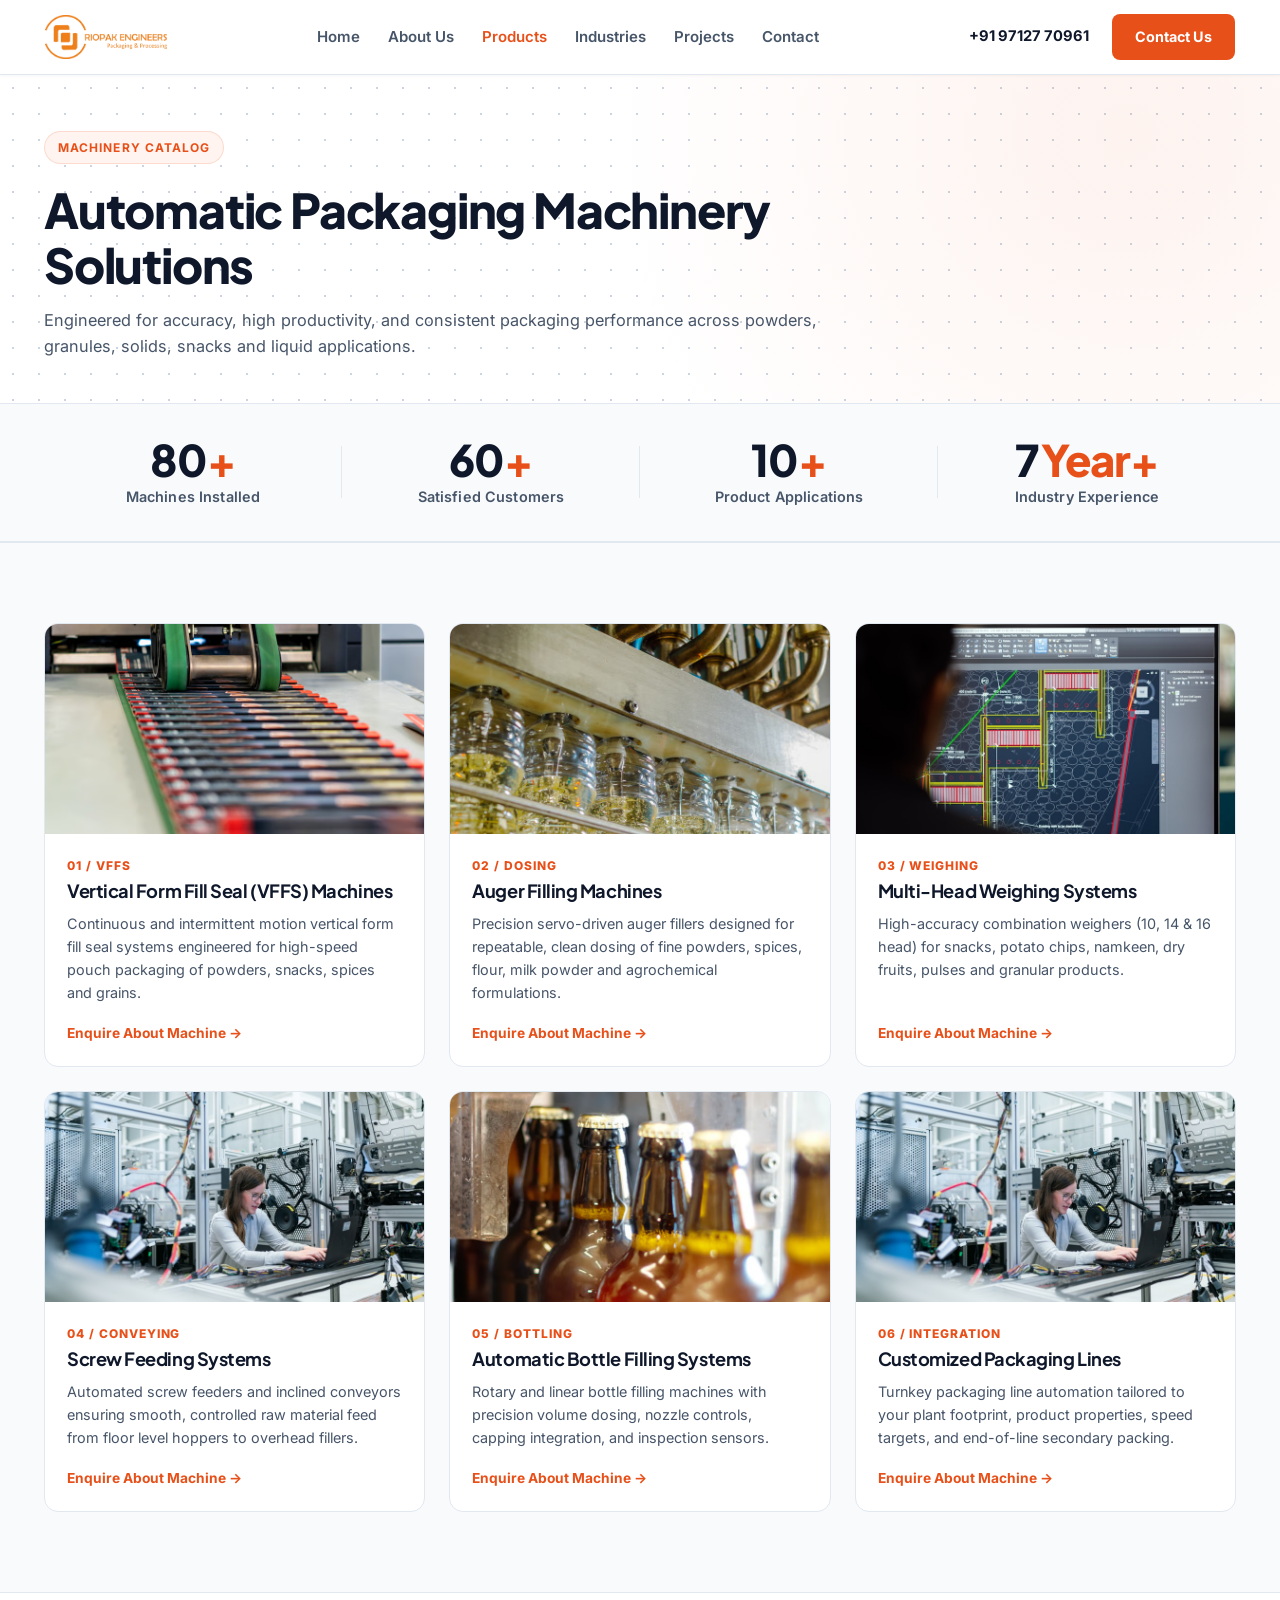
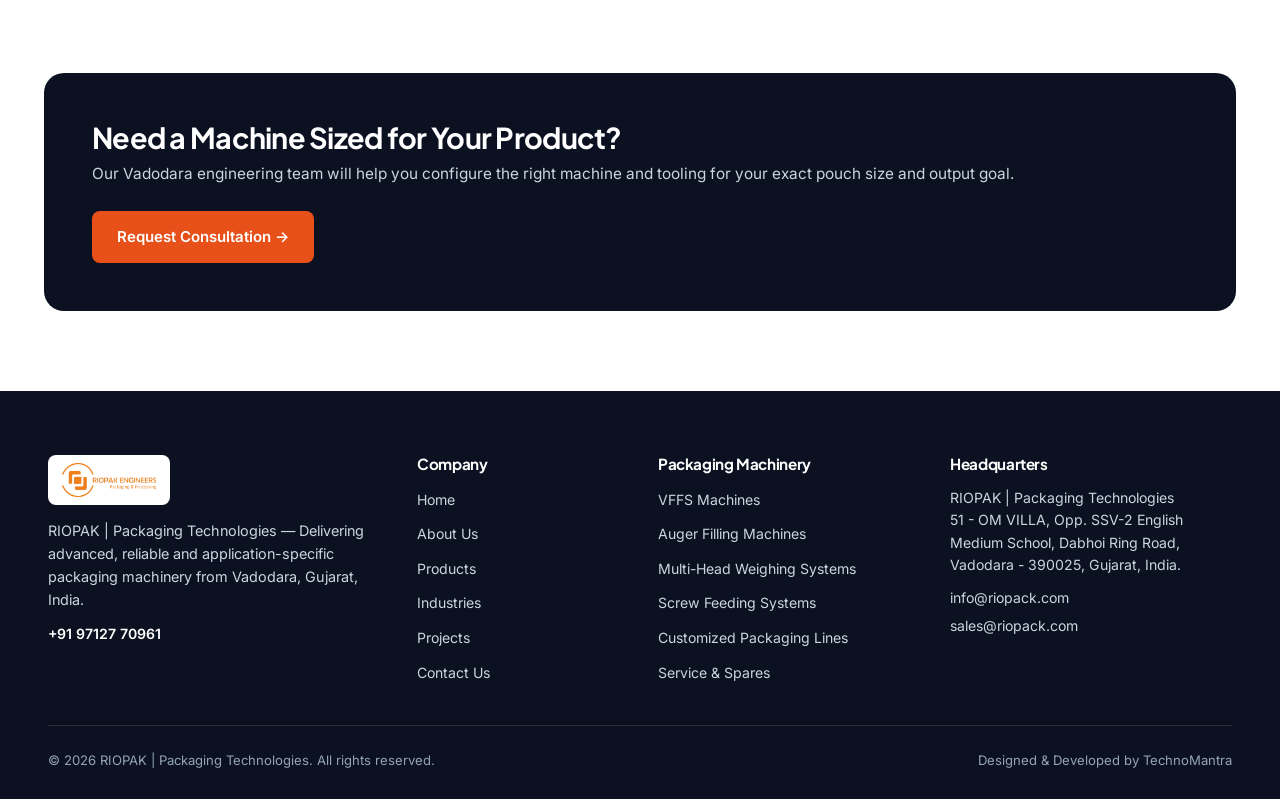
<file: pages/products.html>
<!DOCTYPE html>
<html lang="en">
<head>
  <meta charset="UTF-8">
  <meta name="viewport" content="width=device-width, initial-scale=1.0">
  <title>Packaging Machinery Products | RIOPAK — Packaging Technologies</title>
  <meta name="description" content="Explore RIOPAK automatic packaging machinery solutions: VFFS machines, auger fillers, multi-head weighing systems, screw feeders and customized packaging lines.">
  <link rel="icon" href="../assets/images/favicon.png" type="image/png">
  <link rel="preconnect" href="https://fonts.googleapis.com">
  <link rel="preconnect" href="https://fonts.gstatic.com" crossorigin>
  <link href="https://fonts.googleapis.com/css2?family=Inter:wght@400;500;600;700&family=Plus+Jakarta+Sans:wght@600;700;800&display=swap" rel="stylesheet">
  <link rel="stylesheet" href="../css/home-catalis.css">
  <link rel="stylesheet" href="../css/header.css">
</head>
<body>

  <!-- ================= HEADER ================= -->
  <header class="site-header">
    <div class="header-inner">
      <a href="../index.html" class="brand-link">
        <img src="../assets/logos/RIOPAK-ENGINEERS-LOGO.webp" alt="RIOPAK Packaging Technologies Logo" class="brand-logo">
      </a>

      <nav class="main-nav" id="mainNav" aria-label="Primary navigation">
        <ul>
          <li><a href="../index.html">Home</a></li>
          <li><a href="about.html">About Us</a></li>
          <li><a href="products.html" class="active">Products</a></li>
          <li><a href="industries.html">Industries</a></li>
          <li><a href="projects.html">Projects</a></li>
          <li><a href="contact.html">Contact</a></li>
        </ul>
      </nav>

      <div class="header-actions">
        <a href="tel:+919712770961" class="header-phone">+91 97127 70961</a>
        <a href="contact.html" class="btn btn-primary header-cta">Contact Us</a>
        <button class="nav-toggle" id="navToggle" aria-label="Toggle menu" aria-expanded="false">
          <span></span><span></span><span></span>
        </button>
      </div>
    </div>
  </header>

  <main id="main">
    <!-- Hero Banner -->
    <section class="hero-section" style="padding: 56px 0 44px;">
      <div class="container">
        <div class="section-header" style="max-width: 820px; margin-bottom: 0;">
          <span class="eyebrow">Machinery Catalog</span>
          <h1 class="section-title" style="font-size: clamp(2rem, 3.8vw, 3rem);">Automatic Packaging Machinery Solutions</h1>
          <p class="section-subtitle">Engineered for accuracy, high productivity, and consistent packaging performance across powders, granules, solids, snacks and liquid applications.</p>
        </div>
      </div>
    </section>

    <!-- Proven Track Record Stats Strip -->
    <section class="stats-strip" aria-label="RIOPAK by the numbers">
      <div class="container">
        <div class="stats-strip-inner">
          <div class="strip-item">
            <div class="strip-num">80<span class="strip-accent">+</span></div>
            <div class="strip-label">Machines Installed</div>
          </div>
          <div class="strip-item">
            <div class="strip-num">60<span class="strip-accent">+</span></div>
            <div class="strip-label">Satisfied Customers</div>
          </div>
          <div class="strip-item">
            <div class="strip-num">10<span class="strip-accent">+</span></div>
            <div class="strip-label">Product Applications</div>
          </div>
          <div class="strip-item">
            <div class="strip-num">7<span class="strip-accent">Year+</span></div>
            <div class="strip-label">Industry Experience</div>
          </div>
        </div>
      </div>
    </section>

    <!-- Products Grid -->
    <section class="section-pad" id="machines" style="background: var(--bg-soft); border-top: 1px solid var(--border); border-bottom: 1px solid var(--border);">
      <div class="container">
        <div class="machines-grid">
          <!-- Machine 1 -->
          <article class="machine-card">
            <img class="machine-card-img" src="../assets/images/products/VFFS MACHINES.avif" alt="Vertical Form Fill Seal VFFS Machines">
            <div class="machine-card-body">
              <span class="machine-num">01 / VFFS</span>
              <h3>Vertical Form Fill Seal (VFFS) Machines</h3>
              <p>Continuous and intermittent motion vertical form fill seal systems engineered for high-speed pouch packaging of powders, snacks, spices and grains.</p>
              <a href="contact.html" class="card-link">Enquire About Machine →</a>
            </div>
          </article>

          <!-- Machine 2 -->
          <article class="machine-card">
            <img class="machine-card-img" src="../assets/images/products/FILLERS & WEIGHERSA.avif" alt="Auger Filling & Dosing Systems">
            <div class="machine-card-body">
              <span class="machine-num">02 / DOSING</span>
              <h3>Auger Filling Machines</h3>
              <p>Precision servo-driven auger fillers designed for repeatable, clean dosing of fine powders, spices, flour, milk powder and agrochemical formulations.</p>
              <a href="contact.html" class="card-link">Enquire About Machine →</a>
            </div>
          </article>

          <!-- Machine 3 -->
          <article class="machine-card">
            <img class="machine-card-img" src="../assets/images/projects/weighing-system.jpg" alt="Multi-Head Combination Weighing Systems">
            <div class="machine-card-body">
              <span class="machine-num">03 / WEIGHING</span>
              <h3>Multi-Head Weighing Systems</h3>
              <p>High-accuracy combination weighers (10, 14 &amp; 16 head) for snacks, potato chips, namkeen, dry fruits, pulses and granular products.</p>
              <a href="contact.html" class="card-link">Enquire About Machine →</a>
            </div>
          </article>

          <!-- Machine 4 -->
          <article class="machine-card">
            <img class="machine-card-img" src="../assets/images/products/ACCESSORIES.jpg" alt="Screw Feeding & Material Conveying Systems">
            <div class="machine-card-body">
              <span class="machine-num">04 / CONVEYING</span>
              <h3>Screw Feeding Systems</h3>
              <p>Automated screw feeders and inclined conveyors ensuring smooth, controlled raw material feed from floor level hoppers to overhead fillers.</p>
              <a href="contact.html" class="card-link">Enquire About Machine →</a>
            </div>
          </article>

          <!-- Machine 5 -->
          <article class="machine-card">
            <img class="machine-card-img" src="../assets/images/products/BOTTLE FILLING.avif" alt="Automatic Bottle Filling Lines">
            <div class="machine-card-body">
              <span class="machine-num">05 / BOTTLING</span>
              <h3>Automatic Bottle Filling Systems</h3>
              <p>Rotary and linear bottle filling machines with precision volume dosing, nozzle controls, capping integration, and inspection sensors.</p>
              <a href="contact.html" class="card-link">Enquire About Machine →</a>
            </div>
          </article>

          <!-- Machine 6 -->
          <article class="machine-card">
            <img class="machine-card-img" src="../assets/images/projects/custom-packaging-line.jpg" alt="Customized Automated Packaging Lines">
            <div class="machine-card-body">
              <span class="machine-num">06 / INTEGRATION</span>
              <h3>Customized Packaging Lines</h3>
              <p>Turnkey packaging line automation tailored to your plant footprint, product properties, speed targets, and end-of-line secondary packing.</p>
              <a href="contact.html" class="card-link">Enquire About Machine →</a>
            </div>
          </article>
        </div>
      </div>
    </section>

    <!-- CTA Section -->
    <section class="section-pad">
      <div class="container">
        <div style="background: var(--dark); color: #fff; border-radius: var(--radius-lg); padding: 48px; display: flex; align-items: center; justify-content: space-between; flex-wrap: wrap; gap: 24px;">
          <div>
            <h2 style="font-size: 1.8rem; margin-bottom: 8px; color: #fff;">Need a Machine Sized for Your Product?</h2>
            <p style="color: #cbd5e1; margin: 0; font-size: 0.96rem;">Our Vadodara engineering team will help you configure the right machine and tooling for your exact pouch size and output goal.</p>
          </div>
          <div>
            <a href="contact.html" class="btn btn-primary">Request Consultation →</a>
          </div>
        </div>
      </div>
    </section>
  </main>

  <!-- Footer -->
  <footer class="site-footer">
    <div class="container">
      <div class="footer-grid">
        <div class="footer-col">
          <div class="footer-logo-wrap">
            <img src="../assets/logos/RIOPAK-ENGINEERS-LOGO.webp" alt="RIOPAK Packaging Technologies">
          </div>
          <p style="font-size: 0.9rem; margin: 0 0 12px; color: #cbd5e1;">RIOPAK | Packaging Technologies — Delivering advanced, reliable and application-specific packaging machinery from Vadodara, Gujarat, India.</p>
          <p style="font-size: 0.88rem; margin: 0;"><a href="tel:+919712770961" style="color: #fff; font-weight: 600;">+91 97127 70961</a></p>
        </div>

        <div class="footer-col">
          <h4>Company</h4>
          <ul>
            <li><a href="../index.html">Home</a></li>
            <li><a href="about.html">About Us</a></li>
            <li><a href="products.html">Products</a></li>
            <li><a href="industries.html">Industries</a></li>
            <li><a href="projects.html">Projects</a></li>
            <li><a href="contact.html">Contact Us</a></li>
          </ul>
        </div>

        <div class="footer-col">
          <h4>Packaging Machinery</h4>
          <ul>
            <li><a href="products.html">VFFS Machines</a></li>
            <li><a href="products.html">Auger Filling Machines</a></li>
            <li><a href="products.html">Multi-Head Weighing Systems</a></li>
            <li><a href="products.html">Screw Feeding Systems</a></li>
            <li><a href="products.html">Customized Packaging Lines</a></li>
            <li><a href="products.html">Service &amp; Spares</a></li>
          </ul>
        </div>

        <div class="footer-col">
          <h4>Headquarters</h4>
          <p style="font-size: 0.88rem; margin: 0 0 10px; color: #cbd5e1;">RIOPAK | Packaging Technologies<br>51 - OM VILLA, Opp. SSV-2 English Medium School, Dabhoi Ring Road, Vadodara - 390025, Gujarat, India.</p>
          <p style="font-size: 0.88rem; margin: 0 0 6px;"><a href="mailto:info@riopack.com">info@riopack.com</a></p>
          <p style="font-size: 0.88rem; margin: 0;"><a href="mailto:sales@riopack.com">sales@riopack.com</a></p>
        </div>
      </div>

      <div class="footer-bottom">
        <span>© 2026 RIOPAK | Packaging Technologies. All rights reserved.</span>
        <span>Designed &amp; Developed by TechnoMantra</span>
      </div>
    </div>
  </footer>

  <script src="../js/home-catalis.js"></script>
</body>
</html>
</file>
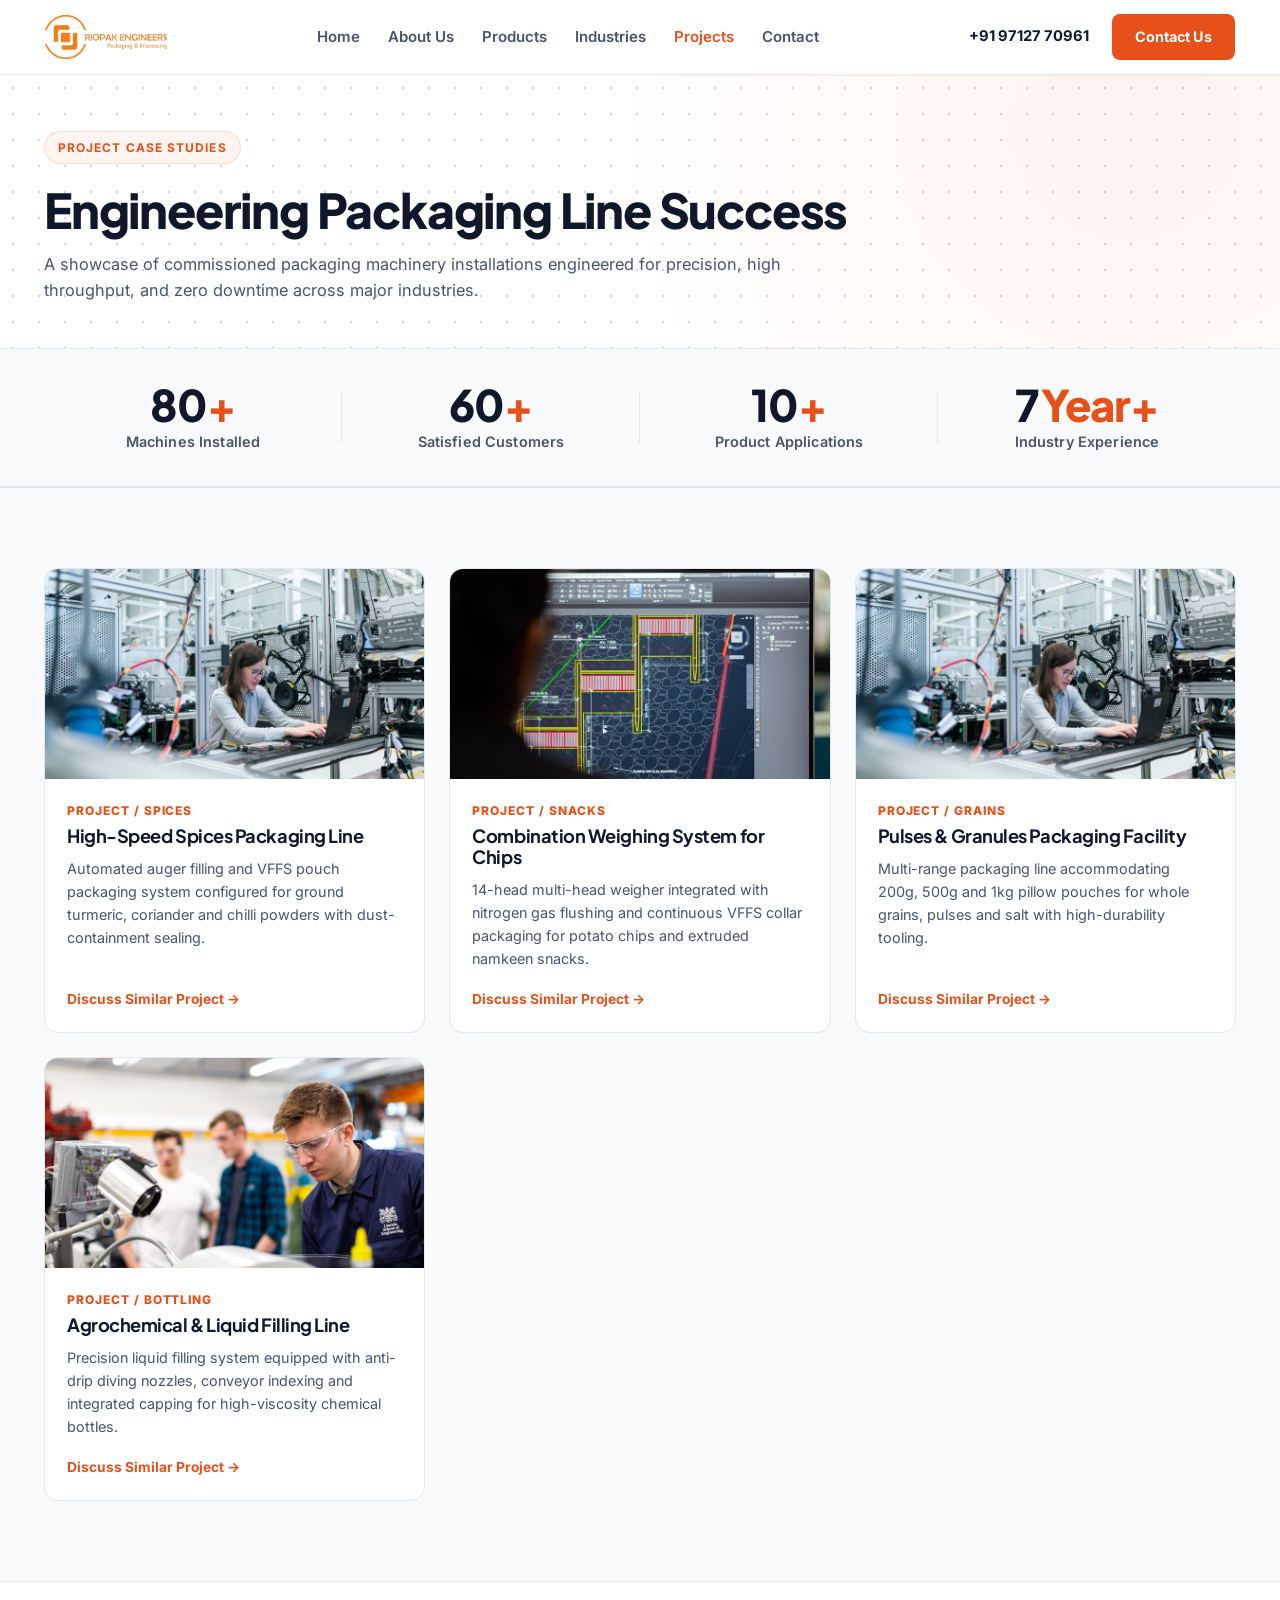
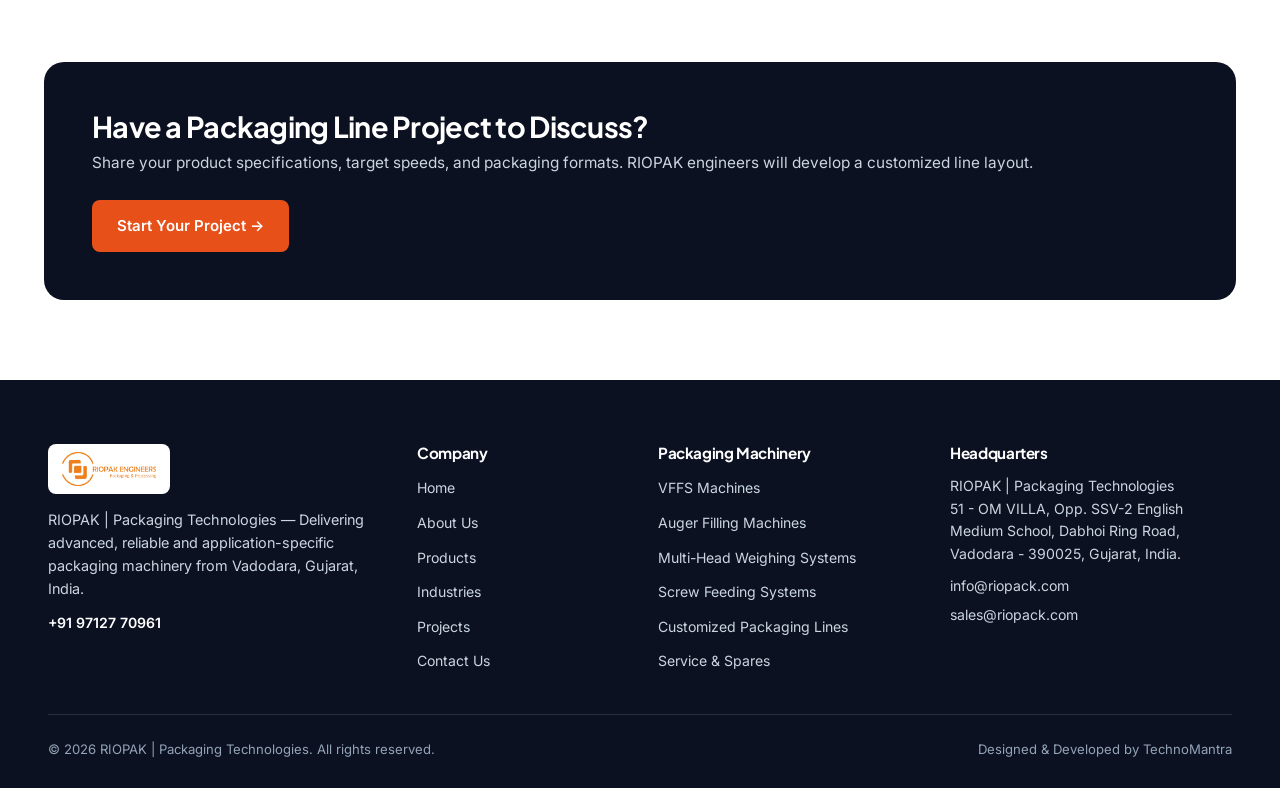
<file: pages/projects.html>
<!DOCTYPE html>
<html lang="en">
<head>
  <meta charset="UTF-8">
  <meta name="viewport" content="width=device-width, initial-scale=1.0">
  <title>Packaging Machinery Projects &amp; Installations | RIOPAK — Packaging Technologies</title>
  <meta name="description" content="Discover RIOPAK packaging machinery installation projects and automated packaging line configurations engineered across India and overseas.">
  <link rel="icon" href="../assets/images/favicon.png" type="image/png">
  <link rel="preconnect" href="https://fonts.googleapis.com">
  <link rel="preconnect" href="https://fonts.gstatic.com" crossorigin>
  <link href="https://fonts.googleapis.com/css2?family=Inter:wght@400;500;600;700&family=Plus+Jakarta+Sans:wght@600;700;800&display=swap" rel="stylesheet">
  <link rel="stylesheet" href="../css/home-catalis.css">
  <link rel="stylesheet" href="../css/header.css">
</head>
<body>

  <!-- ================= HEADER ================= -->
  <header class="site-header">
    <div class="header-inner">
      <a href="../index.html" class="brand-link">
        <img src="../assets/logos/RIOPAK-ENGINEERS-LOGO.webp" alt="RIOPAK Packaging Technologies Logo" class="brand-logo">
      </a>

      <nav class="main-nav" id="mainNav" aria-label="Primary navigation">
        <ul>
          <li><a href="../index.html">Home</a></li>
          <li><a href="about.html">About Us</a></li>
          <li><a href="products.html">Products</a></li>
          <li><a href="industries.html">Industries</a></li>
          <li><a href="projects.html" class="active">Projects</a></li>
          <li><a href="contact.html">Contact</a></li>
        </ul>
      </nav>

      <div class="header-actions">
        <a href="tel:+919712770961" class="header-phone">+91 97127 70961</a>
        <a href="contact.html" class="btn btn-primary header-cta">Contact Us</a>
        <button class="nav-toggle" id="navToggle" aria-label="Toggle menu" aria-expanded="false">
          <span></span><span></span><span></span>
        </button>
      </div>
    </div>
  </header>

  <main id="main">
    <!-- Hero Banner -->
    <section class="hero-section" style="padding: 56px 0 44px;">
      <div class="container">
        <div class="section-header" style="max-width: 820px; margin-bottom: 0;">
          <span class="eyebrow">Project Case Studies</span>
          <h1 class="section-title" style="font-size: clamp(2rem, 3.8vw, 3rem);">Engineering Packaging Line Success</h1>
          <p class="section-subtitle">A showcase of commissioned packaging machinery installations engineered for precision, high throughput, and zero downtime across major industries.</p>
        </div>
      </div>
    </section>

    <!-- Proven Track Record Stats Strip -->
    <section class="stats-strip" aria-label="RIOPAK by the numbers">
      <div class="container">
        <div class="stats-strip-inner">
          <div class="strip-item">
            <div class="strip-num">80<span class="strip-accent">+</span></div>
            <div class="strip-label">Machines Installed</div>
          </div>
          <div class="strip-item">
            <div class="strip-num">60<span class="strip-accent">+</span></div>
            <div class="strip-label">Satisfied Customers</div>
          </div>
          <div class="strip-item">
            <div class="strip-num">10<span class="strip-accent">+</span></div>
            <div class="strip-label">Product Applications</div>
          </div>
          <div class="strip-item">
            <div class="strip-num">7<span class="strip-accent">Year+</span></div>
            <div class="strip-label">Industry Experience</div>
          </div>
        </div>
      </div>
    </section>

    <!-- Projects Grid -->
    <section class="section-pad" style="background: var(--bg-soft); border-top: 1px solid var(--border); border-bottom: 1px solid var(--border);">
      <div class="container">
        <div class="machines-grid">
          <!-- Project 1 -->
          <article class="machine-card">
            <img class="machine-card-img" src="../assets/images/projects/custom-packaging-line.jpg" alt="Turnkey Spices & Powders Packaging Line">
            <div class="machine-card-body">
              <span class="machine-num">PROJECT / SPICES</span>
              <h3>High-Speed Spices Packaging Line</h3>
              <p>Automated auger filling and VFFS pouch packaging system configured for ground turmeric, coriander and chilli powders with dust-containment sealing.</p>
              <a href="contact.html" class="card-link">Discuss Similar Project →</a>
            </div>
          </article>

          <!-- Project 2 -->
          <article class="machine-card">
            <img class="machine-card-img" src="../assets/images/projects/weighing-system.jpg" alt="Snack Foods Combination Weighing Project">
            <div class="machine-card-body">
              <span class="machine-num">PROJECT / SNACKS</span>
              <h3>Combination Weighing System for Chips</h3>
              <p>14-head multi-head weigher integrated with nitrogen gas flushing and continuous VFFS collar packaging for potato chips and extruded namkeen snacks.</p>
              <a href="contact.html" class="card-link">Discuss Similar Project →</a>
            </div>
          </article>

          <!-- Project 3 -->
          <article class="machine-card">
            <img class="machine-card-img" src="../assets/images/projects/vffs-machine.jpg" alt="Pulses and Grains Vertical Packaging Setup">
            <div class="machine-card-body">
              <span class="machine-num">PROJECT / GRAINS</span>
              <h3>Pulses &amp; Granules Packaging Facility</h3>
              <p>Multi-range packaging line accommodating 200g, 500g and 1kg pillow pouches for whole grains, pulses and salt with high-durability tooling.</p>
              <a href="contact.html" class="card-link">Discuss Similar Project →</a>
            </div>
          </article>

          <!-- Project 4 -->
          <article class="machine-card">
            <img class="machine-card-img" src="../assets/images/projects/bottle-filling-line.jpg" alt="Linear Bottle Filling Line Installation">
            <div class="machine-card-body">
              <span class="machine-num">PROJECT / BOTTLING</span>
              <h3>Agrochemical &amp; Liquid Filling Line</h3>
              <p>Precision liquid filling system equipped with anti-drip diving nozzles, conveyor indexing and integrated capping for high-viscosity chemical bottles.</p>
              <a href="contact.html" class="card-link">Discuss Similar Project →</a>
            </div>
          </article>
        </div>
      </div>
    </section>

    <!-- CTA Section -->
    <section class="section-pad">
      <div class="container">
        <div style="background: var(--dark); color: #fff; border-radius: var(--radius-lg); padding: 48px; display: flex; align-items: center; justify-content: space-between; flex-wrap: wrap; gap: 24px;">
          <div>
            <h2 style="font-size: 1.8rem; margin-bottom: 8px; color: #fff;">Have a Packaging Line Project to Discuss?</h2>
            <p style="color: #cbd5e1; margin: 0; font-size: 0.96rem;">Share your product specifications, target speeds, and packaging formats. RIOPAK engineers will develop a customized line layout.</p>
          </div>
          <div>
            <a href="contact.html" class="btn btn-primary">Start Your Project →</a>
          </div>
        </div>
      </div>
    </section>
  </main>

  <!-- Footer -->
  <footer class="site-footer">
    <div class="container">
      <div class="footer-grid">
        <div class="footer-col">
          <div class="footer-logo-wrap">
            <img src="../assets/logos/RIOPAK-ENGINEERS-LOGO.webp" alt="RIOPAK Packaging Technologies">
          </div>
          <p style="font-size: 0.9rem; margin: 0 0 12px; color: #cbd5e1;">RIOPAK | Packaging Technologies — Delivering advanced, reliable and application-specific packaging machinery from Vadodara, Gujarat, India.</p>
          <p style="font-size: 0.88rem; margin: 0;"><a href="tel:+919712770961" style="color: #fff; font-weight: 600;">+91 97127 70961</a></p>
        </div>

        <div class="footer-col">
          <h4>Company</h4>
          <ul>
            <li><a href="../index.html">Home</a></li>
            <li><a href="about.html">About Us</a></li>
            <li><a href="products.html">Products</a></li>
            <li><a href="industries.html">Industries</a></li>
            <li><a href="projects.html">Projects</a></li>
            <li><a href="contact.html">Contact Us</a></li>
          </ul>
        </div>

        <div class="footer-col">
          <h4>Packaging Machinery</h4>
          <ul>
            <li><a href="products.html">VFFS Machines</a></li>
            <li><a href="products.html">Auger Filling Machines</a></li>
            <li><a href="products.html">Multi-Head Weighing Systems</a></li>
            <li><a href="products.html">Screw Feeding Systems</a></li>
            <li><a href="products.html">Customized Packaging Lines</a></li>
            <li><a href="products.html">Service &amp; Spares</a></li>
          </ul>
        </div>

        <div class="footer-col">
          <h4>Headquarters</h4>
          <p style="font-size: 0.88rem; margin: 0 0 10px; color: #cbd5e1;">RIOPAK | Packaging Technologies<br>51 - OM VILLA, Opp. SSV-2 English Medium School, Dabhoi Ring Road, Vadodara - 390025, Gujarat, India.</p>
          <p style="font-size: 0.88rem; margin: 0 0 6px;"><a href="mailto:info@riopack.com">info@riopack.com</a></p>
          <p style="font-size: 0.88rem; margin: 0;"><a href="mailto:sales@riopack.com">sales@riopack.com</a></p>
        </div>
      </div>

      <div class="footer-bottom">
        <span>© 2026 RIOPAK | Packaging Technologies. All rights reserved.</span>
        <span>Designed &amp; Developed by TechnoMantra</span>
      </div>
    </div>
  </footer>

  <script src="../js/home-catalis.js"></script>
</body>
</html>
</file>
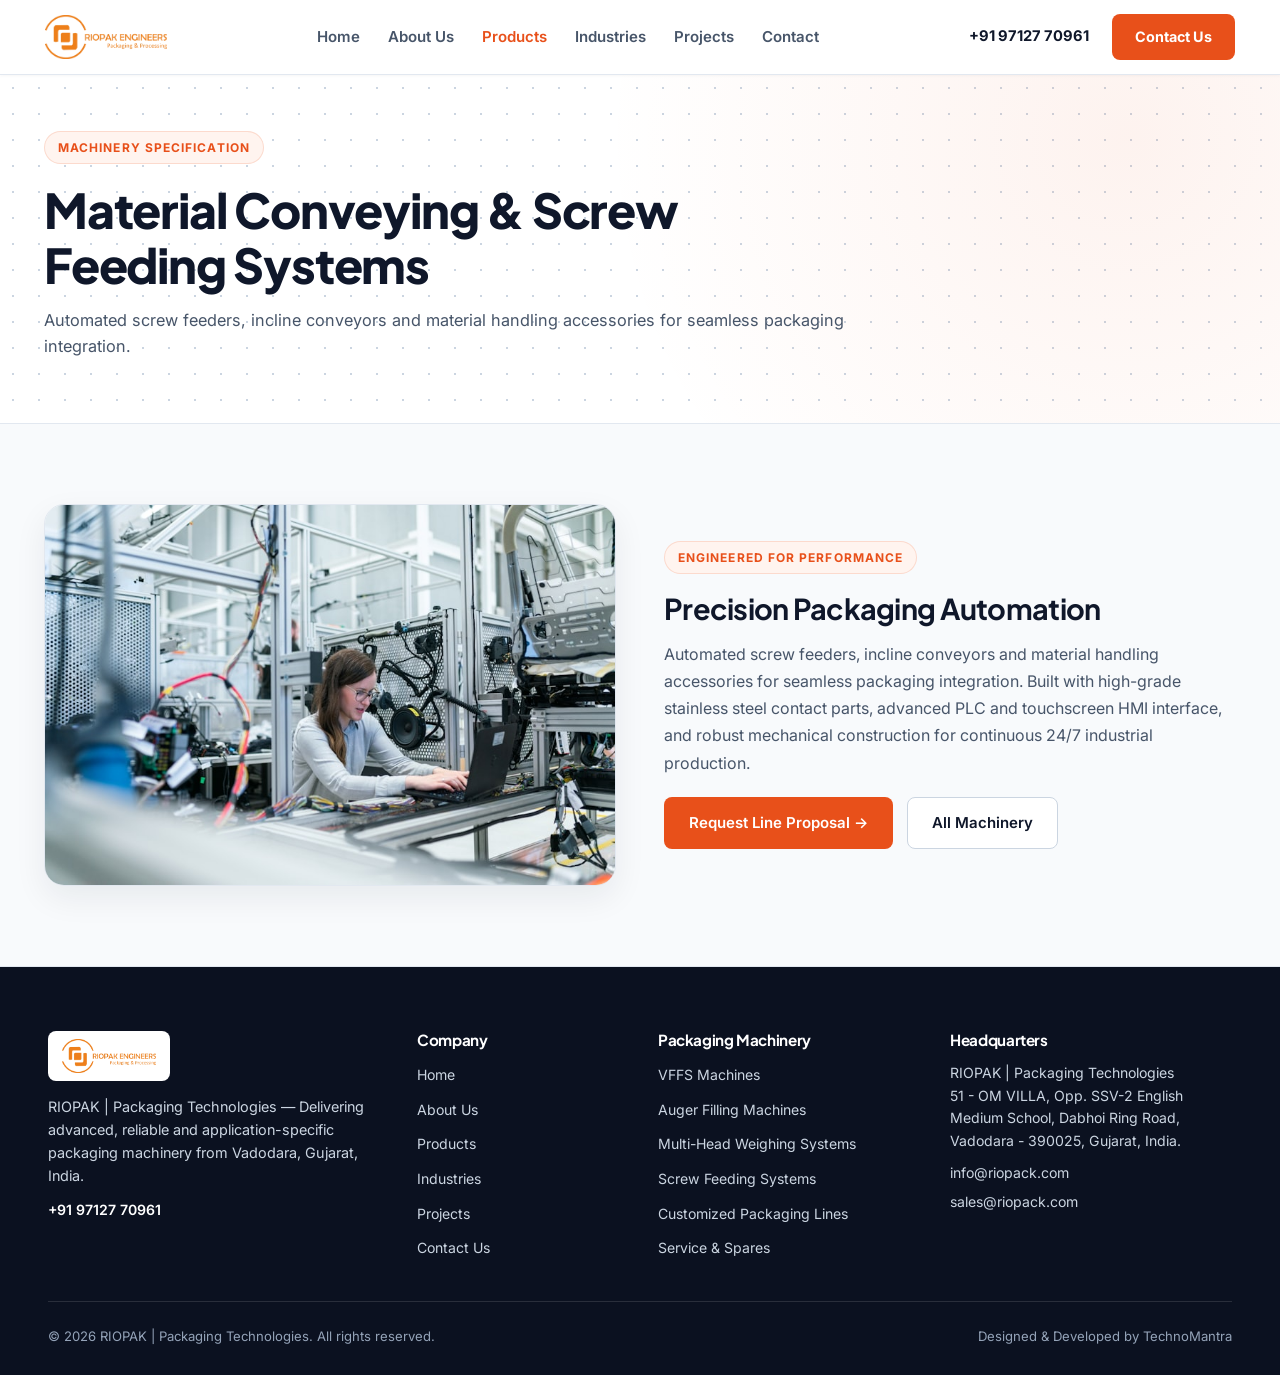
<file: products/accessories.html>
<!DOCTYPE html>
<html lang="en">
<head>
  <meta charset="UTF-8">
  <meta name="viewport" content="width=device-width, initial-scale=1.0">
  <title>Material Conveying & Screw Feeding Systems | RIOPAK — Packaging Technologies</title>
  <meta name="description" content="Automated screw feeders, incline conveyors and material handling accessories for seamless packaging integration.">
  <link rel="icon" href="../assets/images/favicon.png" type="image/png">
  <link rel="preconnect" href="https://fonts.googleapis.com">
  <link rel="preconnect" href="https://fonts.gstatic.com" crossorigin>
  <link href="https://fonts.googleapis.com/css2?family=Inter:wght@400;500;600;700&family=Plus+Jakarta+Sans:wght@600;700;800&display=swap" rel="stylesheet">
  <link rel="stylesheet" href="../css/home-catalis.css">
  <link rel="stylesheet" href="../css/header.css">
</head>
<body>

  <!-- ================= HEADER ================= -->
  <header class="site-header">
    <div class="header-inner">
      <a href="../index.html" class="brand-link">
        <img src="../assets/logos/RIOPAK-ENGINEERS-LOGO.webp" alt="RIOPAK Packaging Technologies Logo" class="brand-logo">
      </a>

      <nav class="main-nav" id="mainNav" aria-label="Primary navigation">
        <ul>
          <li><a href="../index.html">Home</a></li>
          <li><a href="../pages/about.html">About Us</a></li>
          <li><a href="../pages/products.html" class="active">Products</a></li>
          <li><a href="../pages/industries.html">Industries</a></li>
          <li><a href="../pages/projects.html">Projects</a></li>
          <li><a href="../pages/contact.html">Contact</a></li>
        </ul>
      </nav>

      <div class="header-actions">
        <a href="tel:+919712770961" class="header-phone">+91 97127 70961</a>
        <a href="../pages/contact.html" class="btn btn-primary header-cta">Contact Us</a>
        <button class="nav-toggle" id="navToggle" aria-label="Toggle menu" aria-expanded="false">
          <span></span><span></span><span></span>
        </button>
      </div>
    </div>
  </header>

  <main id="main">
    <section class="hero-section" style="padding: 56px 0 64px;">
      <div class="container">
        <div class="section-header" style="max-width: 820px; margin-bottom: 0;">
          <span class="eyebrow">Machinery Specification</span>
          <h1 class="section-title" style="font-size: clamp(2rem, 3.8vw, 3rem);">Material Conveying & Screw Feeding Systems</h1>
          <p class="section-subtitle">Automated screw feeders, incline conveyors and material handling accessories for seamless packaging integration.</p>
        </div>
      </div>
    </section>

    <section class="section-pad" style="background: var(--bg-soft); border-top: 1px solid var(--border); border-bottom: 1px solid var(--border);">
      <div class="container">
        <div style="display: grid; grid-template-columns: 1fr 1fr; gap: 48px; align-items: center;">
          <div style="border-radius: var(--radius-lg); overflow: hidden; border: 1px solid var(--border); box-shadow: var(--shadow-md);">
            <img src="../assets/images/products/ACCESSORIES.jpg" alt="Material Conveying & Screw Feeding Systems" style="width: 100%; height: 380px; object-fit: cover; display: block;">
          </div>
          <div>
            <span class="eyebrow">Engineered for Performance</span>
            <h2 style="font-size: 1.8rem; margin-bottom: 14px;">Precision Packaging Automation</h2>
            <p style="color: var(--text-muted); line-height: 1.7; margin-bottom: 20px;">Automated screw feeders, incline conveyors and material handling accessories for seamless packaging integration. Built with high-grade stainless steel contact parts, advanced PLC and touchscreen HMI interface, and robust mechanical construction for continuous 24/7 industrial production.</p>
            <div style="display: flex; gap: 14px;">
              <a href="../pages/contact.html" class="btn btn-primary">Request Line Proposal →</a>
              <a href="../pages/products.html" class="btn btn-outline">All Machinery</a>
            </div>
          </div>
        </div>
      </div>
    </section>
  </main>

  <footer class="site-footer">
    <div class="container">
      <div class="footer-grid">
        <div class="footer-col">
          <div class="footer-logo-wrap">
            <img src="../assets/logos/RIOPAK-ENGINEERS-LOGO.webp" alt="RIOPAK Packaging Technologies">
          </div>
          <p style="font-size: 0.9rem; margin: 0 0 12px; color: #cbd5e1;">RIOPAK | Packaging Technologies — Delivering advanced, reliable and application-specific packaging machinery from Vadodara, Gujarat, India.</p>
          <p style="font-size: 0.88rem; margin: 0;"><a href="tel:+919712770961" style="color: #fff; font-weight: 600;">+91 97127 70961</a></p>
        </div>

        <div class="footer-col">
          <h4>Company</h4>
          <ul>
            <li><a href="../index.html">Home</a></li>
            <li><a href="../pages/about.html">About Us</a></li>
            <li><a href="../pages/products.html">Products</a></li>
            <li><a href="../pages/industries.html">Industries</a></li>
            <li><a href="../pages/projects.html">Projects</a></li>
            <li><a href="../pages/contact.html">Contact Us</a></li>
          </ul>
        </div>

        <div class="footer-col">
          <h4>Packaging Machinery</h4>
          <ul>
            <li><a href="../pages/products.html">VFFS Machines</a></li>
            <li><a href="../pages/products.html">Auger Filling Machines</a></li>
            <li><a href="../pages/products.html">Multi-Head Weighing Systems</a></li>
            <li><a href="../pages/products.html">Screw Feeding Systems</a></li>
            <li><a href="../pages/products.html">Customized Packaging Lines</a></li>
            <li><a href="../pages/products.html">Service &amp; Spares</a></li>
          </ul>
        </div>

        <div class="footer-col">
          <h4>Headquarters</h4>
          <p style="font-size: 0.88rem; margin: 0 0 10px; color: #cbd5e1;">RIOPAK | Packaging Technologies<br>51 - OM VILLA, Opp. SSV-2 English Medium School, Dabhoi Ring Road, Vadodara - 390025, Gujarat, India.</p>
          <p style="font-size: 0.88rem; margin: 0 0 6px;"><a href="mailto:info@riopack.com">info@riopack.com</a></p>
          <p style="font-size: 0.88rem; margin: 0;"><a href="mailto:sales@riopack.com">sales@riopack.com</a></p>
        </div>
      </div>

      <div class="footer-bottom">
        <span>© 2026 RIOPAK | Packaging Technologies. All rights reserved.</span>
        <span>Designed &amp; Developed by TechnoMantra</span>
      </div>
    </div>
  </footer>

  <script src="../js/home-catalis.js"></script>
</body>
</html>
</file>
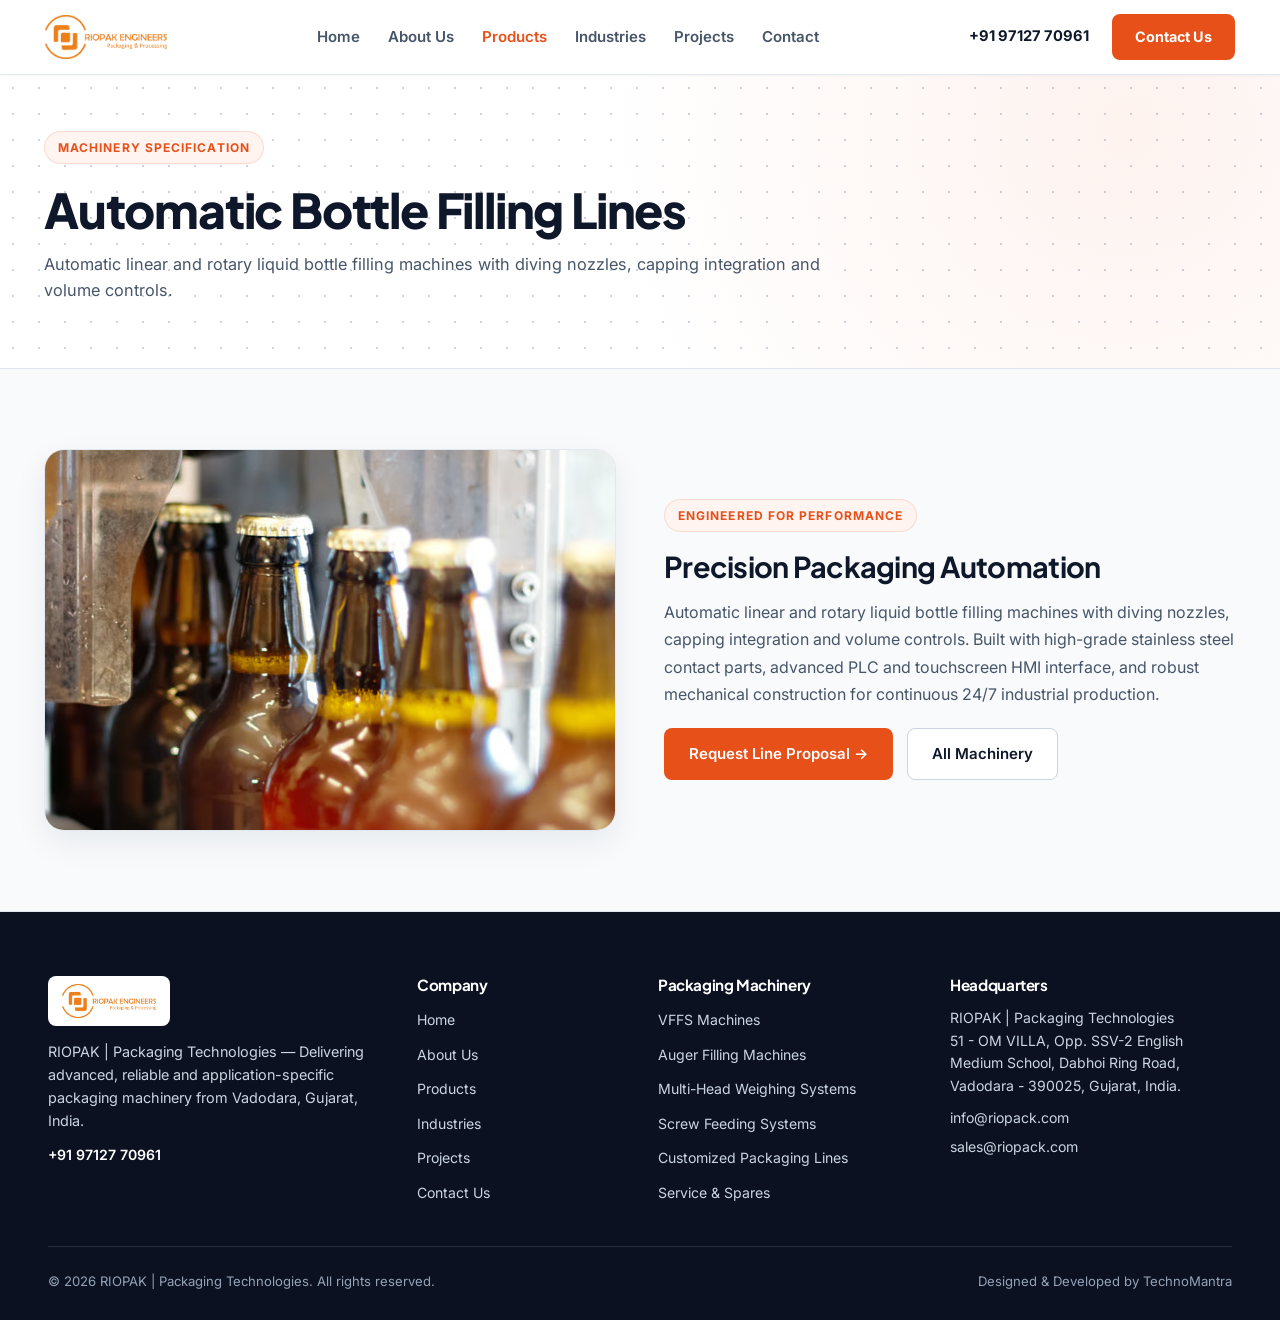
<file: products/bottle-filling.html>
<!DOCTYPE html>
<html lang="en">
<head>
  <meta charset="UTF-8">
  <meta name="viewport" content="width=device-width, initial-scale=1.0">
  <title>Automatic Bottle Filling Lines | RIOPAK — Packaging Technologies</title>
  <meta name="description" content="Automatic linear and rotary liquid bottle filling machines with diving nozzles, capping integration and volume controls.">
  <link rel="icon" href="../assets/images/favicon.png" type="image/png">
  <link rel="preconnect" href="https://fonts.googleapis.com">
  <link rel="preconnect" href="https://fonts.gstatic.com" crossorigin>
  <link href="https://fonts.googleapis.com/css2?family=Inter:wght@400;500;600;700&family=Plus+Jakarta+Sans:wght@600;700;800&display=swap" rel="stylesheet">
  <link rel="stylesheet" href="../css/home-catalis.css">
  <link rel="stylesheet" href="../css/header.css">
</head>
<body>

  <!-- ================= HEADER ================= -->
  <header class="site-header">
    <div class="header-inner">
      <a href="../index.html" class="brand-link">
        <img src="../assets/logos/RIOPAK-ENGINEERS-LOGO.webp" alt="RIOPAK Packaging Technologies Logo" class="brand-logo">
      </a>

      <nav class="main-nav" id="mainNav" aria-label="Primary navigation">
        <ul>
          <li><a href="../index.html">Home</a></li>
          <li><a href="../pages/about.html">About Us</a></li>
          <li><a href="../pages/products.html" class="active">Products</a></li>
          <li><a href="../pages/industries.html">Industries</a></li>
          <li><a href="../pages/projects.html">Projects</a></li>
          <li><a href="../pages/contact.html">Contact</a></li>
        </ul>
      </nav>

      <div class="header-actions">
        <a href="tel:+919712770961" class="header-phone">+91 97127 70961</a>
        <a href="../pages/contact.html" class="btn btn-primary header-cta">Contact Us</a>
        <button class="nav-toggle" id="navToggle" aria-label="Toggle menu" aria-expanded="false">
          <span></span><span></span><span></span>
        </button>
      </div>
    </div>
  </header>

  <main id="main">
    <section class="hero-section" style="padding: 56px 0 64px;">
      <div class="container">
        <div class="section-header" style="max-width: 820px; margin-bottom: 0;">
          <span class="eyebrow">Machinery Specification</span>
          <h1 class="section-title" style="font-size: clamp(2rem, 3.8vw, 3rem);">Automatic Bottle Filling Lines</h1>
          <p class="section-subtitle">Automatic linear and rotary liquid bottle filling machines with diving nozzles, capping integration and volume controls.</p>
        </div>
      </div>
    </section>

    <section class="section-pad" style="background: var(--bg-soft); border-top: 1px solid var(--border); border-bottom: 1px solid var(--border);">
      <div class="container">
        <div style="display: grid; grid-template-columns: 1fr 1fr; gap: 48px; align-items: center;">
          <div style="border-radius: var(--radius-lg); overflow: hidden; border: 1px solid var(--border); box-shadow: var(--shadow-md);">
            <img src="../assets/images/products/BOTTLE FILLING.avif" alt="Automatic Bottle Filling Lines" style="width: 100%; height: 380px; object-fit: cover; display: block;">
          </div>
          <div>
            <span class="eyebrow">Engineered for Performance</span>
            <h2 style="font-size: 1.8rem; margin-bottom: 14px;">Precision Packaging Automation</h2>
            <p style="color: var(--text-muted); line-height: 1.7; margin-bottom: 20px;">Automatic linear and rotary liquid bottle filling machines with diving nozzles, capping integration and volume controls. Built with high-grade stainless steel contact parts, advanced PLC and touchscreen HMI interface, and robust mechanical construction for continuous 24/7 industrial production.</p>
            <div style="display: flex; gap: 14px;">
              <a href="../pages/contact.html" class="btn btn-primary">Request Line Proposal →</a>
              <a href="../pages/products.html" class="btn btn-outline">All Machinery</a>
            </div>
          </div>
        </div>
      </div>
    </section>
  </main>

  <footer class="site-footer">
    <div class="container">
      <div class="footer-grid">
        <div class="footer-col">
          <div class="footer-logo-wrap">
            <img src="../assets/logos/RIOPAK-ENGINEERS-LOGO.webp" alt="RIOPAK Packaging Technologies">
          </div>
          <p style="font-size: 0.9rem; margin: 0 0 12px; color: #cbd5e1;">RIOPAK | Packaging Technologies — Delivering advanced, reliable and application-specific packaging machinery from Vadodara, Gujarat, India.</p>
          <p style="font-size: 0.88rem; margin: 0;"><a href="tel:+919712770961" style="color: #fff; font-weight: 600;">+91 97127 70961</a></p>
        </div>

        <div class="footer-col">
          <h4>Company</h4>
          <ul>
            <li><a href="../index.html">Home</a></li>
            <li><a href="../pages/about.html">About Us</a></li>
            <li><a href="../pages/products.html">Products</a></li>
            <li><a href="../pages/industries.html">Industries</a></li>
            <li><a href="../pages/projects.html">Projects</a></li>
            <li><a href="../pages/contact.html">Contact Us</a></li>
          </ul>
        </div>

        <div class="footer-col">
          <h4>Packaging Machinery</h4>
          <ul>
            <li><a href="../pages/products.html">VFFS Machines</a></li>
            <li><a href="../pages/products.html">Auger Filling Machines</a></li>
            <li><a href="../pages/products.html">Multi-Head Weighing Systems</a></li>
            <li><a href="../pages/products.html">Screw Feeding Systems</a></li>
            <li><a href="../pages/products.html">Customized Packaging Lines</a></li>
            <li><a href="../pages/products.html">Service &amp; Spares</a></li>
          </ul>
        </div>

        <div class="footer-col">
          <h4>Headquarters</h4>
          <p style="font-size: 0.88rem; margin: 0 0 10px; color: #cbd5e1;">RIOPAK | Packaging Technologies<br>51 - OM VILLA, Opp. SSV-2 English Medium School, Dabhoi Ring Road, Vadodara - 390025, Gujarat, India.</p>
          <p style="font-size: 0.88rem; margin: 0 0 6px;"><a href="mailto:info@riopack.com">info@riopack.com</a></p>
          <p style="font-size: 0.88rem; margin: 0;"><a href="mailto:sales@riopack.com">sales@riopack.com</a></p>
        </div>
      </div>

      <div class="footer-bottom">
        <span>© 2026 RIOPAK | Packaging Technologies. All rights reserved.</span>
        <span>Designed &amp; Developed by TechnoMantra</span>
      </div>
    </div>
  </footer>

  <script src="../js/home-catalis.js"></script>
</body>
</html>
</file>
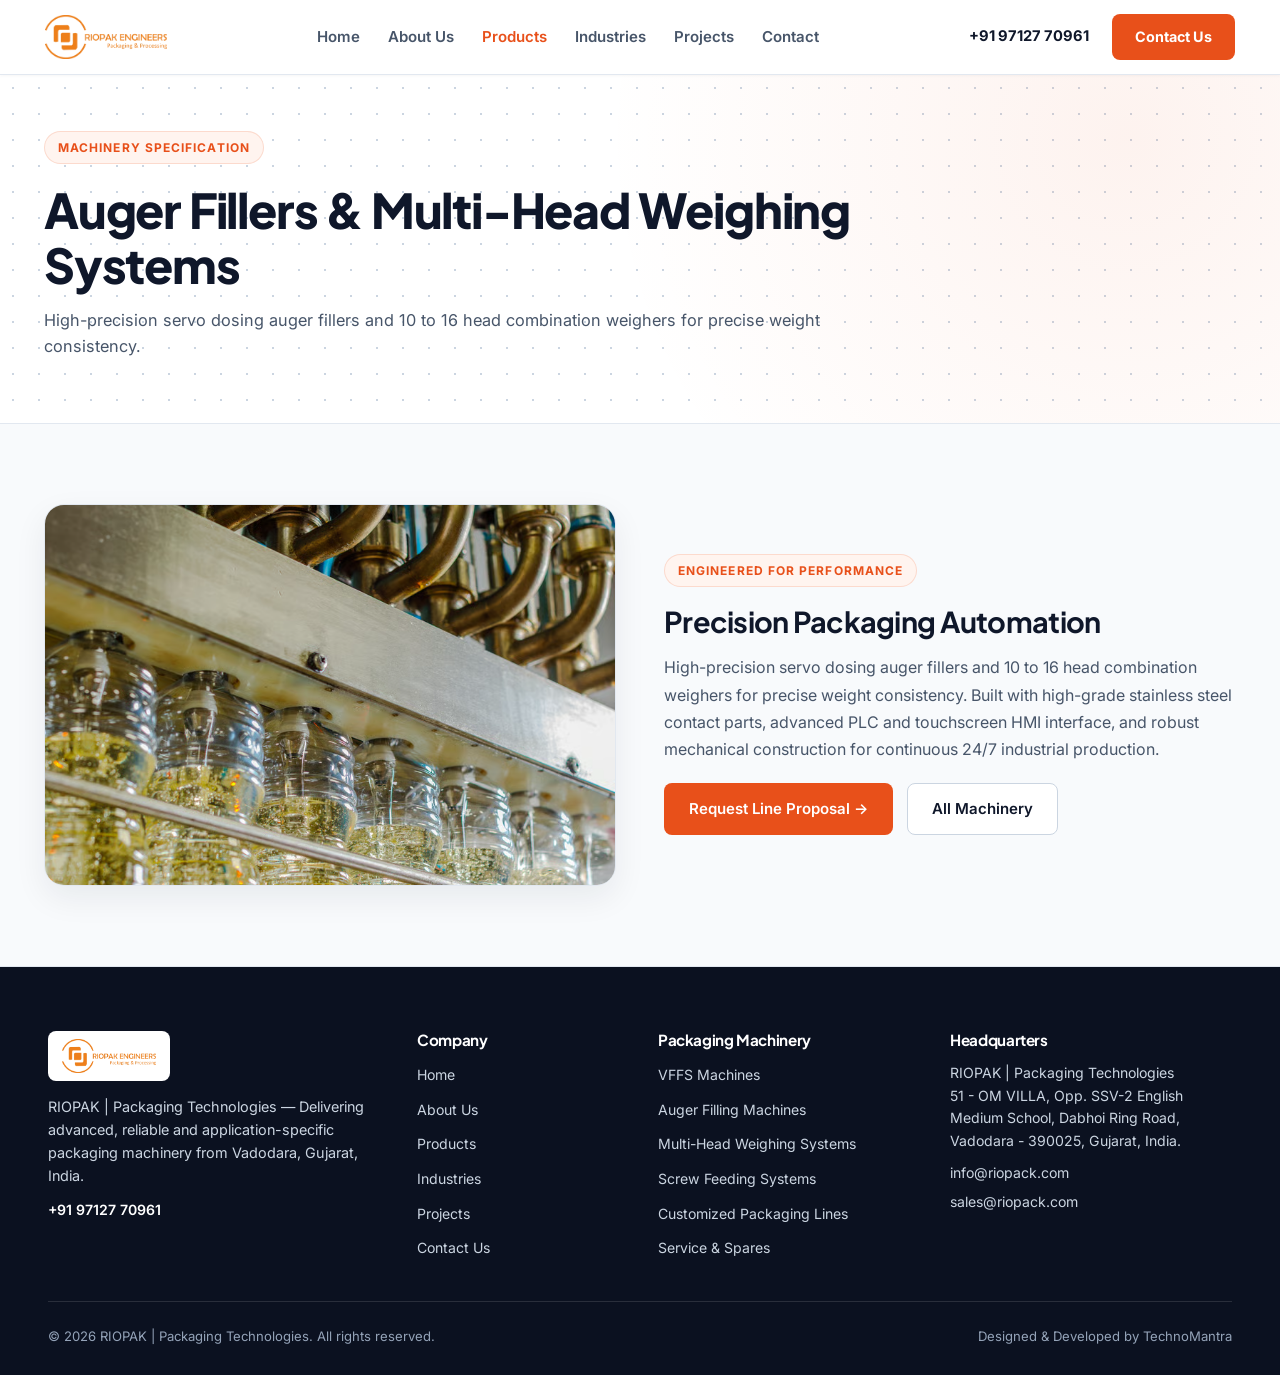
<file: products/fillers-weighers.html>
<!DOCTYPE html>
<html lang="en">
<head>
  <meta charset="UTF-8">
  <meta name="viewport" content="width=device-width, initial-scale=1.0">
  <title>Auger Fillers & Multi-Head Weighing Systems | RIOPAK — Packaging Technologies</title>
  <meta name="description" content="High-precision servo dosing auger fillers and 10 to 16 head combination weighers for precise weight consistency.">
  <link rel="icon" href="../assets/images/favicon.png" type="image/png">
  <link rel="preconnect" href="https://fonts.googleapis.com">
  <link rel="preconnect" href="https://fonts.gstatic.com" crossorigin>
  <link href="https://fonts.googleapis.com/css2?family=Inter:wght@400;500;600;700&family=Plus+Jakarta+Sans:wght@600;700;800&display=swap" rel="stylesheet">
  <link rel="stylesheet" href="../css/home-catalis.css">
  <link rel="stylesheet" href="../css/header.css">
</head>
<body>

  <!-- ================= HEADER ================= -->
  <header class="site-header">
    <div class="header-inner">
      <a href="../index.html" class="brand-link">
        <img src="../assets/logos/RIOPAK-ENGINEERS-LOGO.webp" alt="RIOPAK Packaging Technologies Logo" class="brand-logo">
      </a>

      <nav class="main-nav" id="mainNav" aria-label="Primary navigation">
        <ul>
          <li><a href="../index.html">Home</a></li>
          <li><a href="../pages/about.html">About Us</a></li>
          <li><a href="../pages/products.html" class="active">Products</a></li>
          <li><a href="../pages/industries.html">Industries</a></li>
          <li><a href="../pages/projects.html">Projects</a></li>
          <li><a href="../pages/contact.html">Contact</a></li>
        </ul>
      </nav>

      <div class="header-actions">
        <a href="tel:+919712770961" class="header-phone">+91 97127 70961</a>
        <a href="../pages/contact.html" class="btn btn-primary header-cta">Contact Us</a>
        <button class="nav-toggle" id="navToggle" aria-label="Toggle menu" aria-expanded="false">
          <span></span><span></span><span></span>
        </button>
      </div>
    </div>
  </header>

  <main id="main">
    <section class="hero-section" style="padding: 56px 0 64px;">
      <div class="container">
        <div class="section-header" style="max-width: 820px; margin-bottom: 0;">
          <span class="eyebrow">Machinery Specification</span>
          <h1 class="section-title" style="font-size: clamp(2rem, 3.8vw, 3rem);">Auger Fillers & Multi-Head Weighing Systems</h1>
          <p class="section-subtitle">High-precision servo dosing auger fillers and 10 to 16 head combination weighers for precise weight consistency.</p>
        </div>
      </div>
    </section>

    <section class="section-pad" style="background: var(--bg-soft); border-top: 1px solid var(--border); border-bottom: 1px solid var(--border);">
      <div class="container">
        <div style="display: grid; grid-template-columns: 1fr 1fr; gap: 48px; align-items: center;">
          <div style="border-radius: var(--radius-lg); overflow: hidden; border: 1px solid var(--border); box-shadow: var(--shadow-md);">
            <img src="../assets/images/products/FILLERS & WEIGHERSA.avif" alt="Auger Fillers & Multi-Head Weighing Systems" style="width: 100%; height: 380px; object-fit: cover; display: block;">
          </div>
          <div>
            <span class="eyebrow">Engineered for Performance</span>
            <h2 style="font-size: 1.8rem; margin-bottom: 14px;">Precision Packaging Automation</h2>
            <p style="color: var(--text-muted); line-height: 1.7; margin-bottom: 20px;">High-precision servo dosing auger fillers and 10 to 16 head combination weighers for precise weight consistency. Built with high-grade stainless steel contact parts, advanced PLC and touchscreen HMI interface, and robust mechanical construction for continuous 24/7 industrial production.</p>
            <div style="display: flex; gap: 14px;">
              <a href="../pages/contact.html" class="btn btn-primary">Request Line Proposal →</a>
              <a href="../pages/products.html" class="btn btn-outline">All Machinery</a>
            </div>
          </div>
        </div>
      </div>
    </section>
  </main>

  <footer class="site-footer">
    <div class="container">
      <div class="footer-grid">
        <div class="footer-col">
          <div class="footer-logo-wrap">
            <img src="../assets/logos/RIOPAK-ENGINEERS-LOGO.webp" alt="RIOPAK Packaging Technologies">
          </div>
          <p style="font-size: 0.9rem; margin: 0 0 12px; color: #cbd5e1;">RIOPAK | Packaging Technologies — Delivering advanced, reliable and application-specific packaging machinery from Vadodara, Gujarat, India.</p>
          <p style="font-size: 0.88rem; margin: 0;"><a href="tel:+919712770961" style="color: #fff; font-weight: 600;">+91 97127 70961</a></p>
        </div>

        <div class="footer-col">
          <h4>Company</h4>
          <ul>
            <li><a href="../index.html">Home</a></li>
            <li><a href="../pages/about.html">About Us</a></li>
            <li><a href="../pages/products.html">Products</a></li>
            <li><a href="../pages/industries.html">Industries</a></li>
            <li><a href="../pages/projects.html">Projects</a></li>
            <li><a href="../pages/contact.html">Contact Us</a></li>
          </ul>
        </div>

        <div class="footer-col">
          <h4>Packaging Machinery</h4>
          <ul>
            <li><a href="../pages/products.html">VFFS Machines</a></li>
            <li><a href="../pages/products.html">Auger Filling Machines</a></li>
            <li><a href="../pages/products.html">Multi-Head Weighing Systems</a></li>
            <li><a href="../pages/products.html">Screw Feeding Systems</a></li>
            <li><a href="../pages/products.html">Customized Packaging Lines</a></li>
            <li><a href="../pages/products.html">Service &amp; Spares</a></li>
          </ul>
        </div>

        <div class="footer-col">
          <h4>Headquarters</h4>
          <p style="font-size: 0.88rem; margin: 0 0 10px; color: #cbd5e1;">RIOPAK | Packaging Technologies<br>51 - OM VILLA, Opp. SSV-2 English Medium School, Dabhoi Ring Road, Vadodara - 390025, Gujarat, India.</p>
          <p style="font-size: 0.88rem; margin: 0 0 6px;"><a href="mailto:info@riopack.com">info@riopack.com</a></p>
          <p style="font-size: 0.88rem; margin: 0;"><a href="mailto:sales@riopack.com">sales@riopack.com</a></p>
        </div>
      </div>

      <div class="footer-bottom">
        <span>© 2026 RIOPAK | Packaging Technologies. All rights reserved.</span>
        <span>Designed &amp; Developed by TechnoMantra</span>
      </div>
    </div>
  </footer>

  <script src="../js/home-catalis.js"></script>
</body>
</html>
</file>
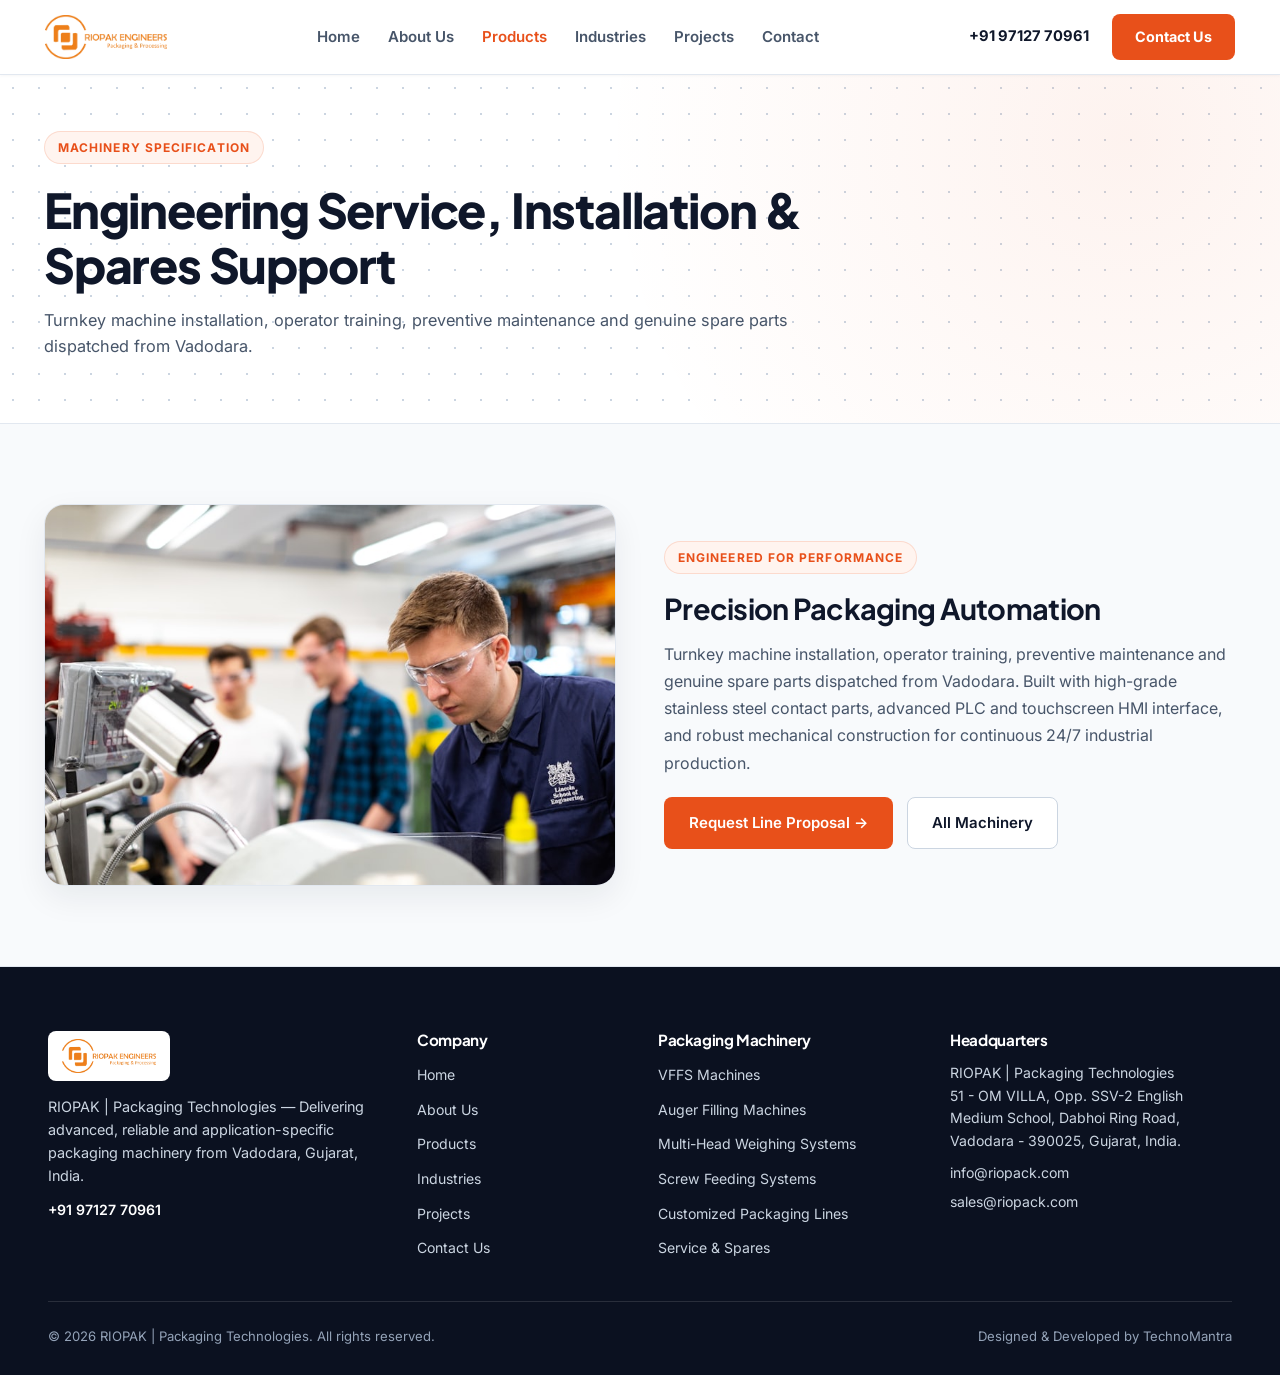
<file: products/service-spares.html>
<!DOCTYPE html>
<html lang="en">
<head>
  <meta charset="UTF-8">
  <meta name="viewport" content="width=device-width, initial-scale=1.0">
  <title>Engineering Service, Installation & Spares Support | RIOPAK — Packaging Technologies</title>
  <meta name="description" content="Turnkey machine installation, operator training, preventive maintenance and genuine spare parts dispatched from Vadodara.">
  <link rel="icon" href="../assets/images/favicon.png" type="image/png">
  <link rel="preconnect" href="https://fonts.googleapis.com">
  <link rel="preconnect" href="https://fonts.gstatic.com" crossorigin>
  <link href="https://fonts.googleapis.com/css2?family=Inter:wght@400;500;600;700&family=Plus+Jakarta+Sans:wght@600;700;800&display=swap" rel="stylesheet">
  <link rel="stylesheet" href="../css/home-catalis.css">
  <link rel="stylesheet" href="../css/header.css">
</head>
<body>

  <!-- ================= HEADER ================= -->
  <header class="site-header">
    <div class="header-inner">
      <a href="../index.html" class="brand-link">
        <img src="../assets/logos/RIOPAK-ENGINEERS-LOGO.webp" alt="RIOPAK Packaging Technologies Logo" class="brand-logo">
      </a>

      <nav class="main-nav" id="mainNav" aria-label="Primary navigation">
        <ul>
          <li><a href="../index.html">Home</a></li>
          <li><a href="../pages/about.html">About Us</a></li>
          <li><a href="../pages/products.html" class="active">Products</a></li>
          <li><a href="../pages/industries.html">Industries</a></li>
          <li><a href="../pages/projects.html">Projects</a></li>
          <li><a href="../pages/contact.html">Contact</a></li>
        </ul>
      </nav>

      <div class="header-actions">
        <a href="tel:+919712770961" class="header-phone">+91 97127 70961</a>
        <a href="../pages/contact.html" class="btn btn-primary header-cta">Contact Us</a>
        <button class="nav-toggle" id="navToggle" aria-label="Toggle menu" aria-expanded="false">
          <span></span><span></span><span></span>
        </button>
      </div>
    </div>
  </header>

  <main id="main">
    <section class="hero-section" style="padding: 56px 0 64px;">
      <div class="container">
        <div class="section-header" style="max-width: 820px; margin-bottom: 0;">
          <span class="eyebrow">Machinery Specification</span>
          <h1 class="section-title" style="font-size: clamp(2rem, 3.8vw, 3rem);">Engineering Service, Installation & Spares Support</h1>
          <p class="section-subtitle">Turnkey machine installation, operator training, preventive maintenance and genuine spare parts dispatched from Vadodara.</p>
        </div>
      </div>
    </section>

    <section class="section-pad" style="background: var(--bg-soft); border-top: 1px solid var(--border); border-bottom: 1px solid var(--border);">
      <div class="container">
        <div style="display: grid; grid-template-columns: 1fr 1fr; gap: 48px; align-items: center;">
          <div style="border-radius: var(--radius-lg); overflow: hidden; border: 1px solid var(--border); box-shadow: var(--shadow-md);">
            <img src="../assets/images/products/SERVICE_SPARES.jpg" alt="Engineering Service, Installation & Spares Support" style="width: 100%; height: 380px; object-fit: cover; display: block;">
          </div>
          <div>
            <span class="eyebrow">Engineered for Performance</span>
            <h2 style="font-size: 1.8rem; margin-bottom: 14px;">Precision Packaging Automation</h2>
            <p style="color: var(--text-muted); line-height: 1.7; margin-bottom: 20px;">Turnkey machine installation, operator training, preventive maintenance and genuine spare parts dispatched from Vadodara. Built with high-grade stainless steel contact parts, advanced PLC and touchscreen HMI interface, and robust mechanical construction for continuous 24/7 industrial production.</p>
            <div style="display: flex; gap: 14px;">
              <a href="../pages/contact.html" class="btn btn-primary">Request Line Proposal →</a>
              <a href="../pages/products.html" class="btn btn-outline">All Machinery</a>
            </div>
          </div>
        </div>
      </div>
    </section>
  </main>

  <footer class="site-footer">
    <div class="container">
      <div class="footer-grid">
        <div class="footer-col">
          <div class="footer-logo-wrap">
            <img src="../assets/logos/RIOPAK-ENGINEERS-LOGO.webp" alt="RIOPAK Packaging Technologies">
          </div>
          <p style="font-size: 0.9rem; margin: 0 0 12px; color: #cbd5e1;">RIOPAK | Packaging Technologies — Delivering advanced, reliable and application-specific packaging machinery from Vadodara, Gujarat, India.</p>
          <p style="font-size: 0.88rem; margin: 0;"><a href="tel:+919712770961" style="color: #fff; font-weight: 600;">+91 97127 70961</a></p>
        </div>

        <div class="footer-col">
          <h4>Company</h4>
          <ul>
            <li><a href="../index.html">Home</a></li>
            <li><a href="../pages/about.html">About Us</a></li>
            <li><a href="../pages/products.html">Products</a></li>
            <li><a href="../pages/industries.html">Industries</a></li>
            <li><a href="../pages/projects.html">Projects</a></li>
            <li><a href="../pages/contact.html">Contact Us</a></li>
          </ul>
        </div>

        <div class="footer-col">
          <h4>Packaging Machinery</h4>
          <ul>
            <li><a href="../pages/products.html">VFFS Machines</a></li>
            <li><a href="../pages/products.html">Auger Filling Machines</a></li>
            <li><a href="../pages/products.html">Multi-Head Weighing Systems</a></li>
            <li><a href="../pages/products.html">Screw Feeding Systems</a></li>
            <li><a href="../pages/products.html">Customized Packaging Lines</a></li>
            <li><a href="../pages/products.html">Service &amp; Spares</a></li>
          </ul>
        </div>

        <div class="footer-col">
          <h4>Headquarters</h4>
          <p style="font-size: 0.88rem; margin: 0 0 10px; color: #cbd5e1;">RIOPAK | Packaging Technologies<br>51 - OM VILLA, Opp. SSV-2 English Medium School, Dabhoi Ring Road, Vadodara - 390025, Gujarat, India.</p>
          <p style="font-size: 0.88rem; margin: 0 0 6px;"><a href="mailto:info@riopack.com">info@riopack.com</a></p>
          <p style="font-size: 0.88rem; margin: 0;"><a href="mailto:sales@riopack.com">sales@riopack.com</a></p>
        </div>
      </div>

      <div class="footer-bottom">
        <span>© 2026 RIOPAK | Packaging Technologies. All rights reserved.</span>
        <span>Designed &amp; Developed by TechnoMantra</span>
      </div>
    </div>
  </footer>

  <script src="../js/home-catalis.js"></script>
</body>
</html>
</file>
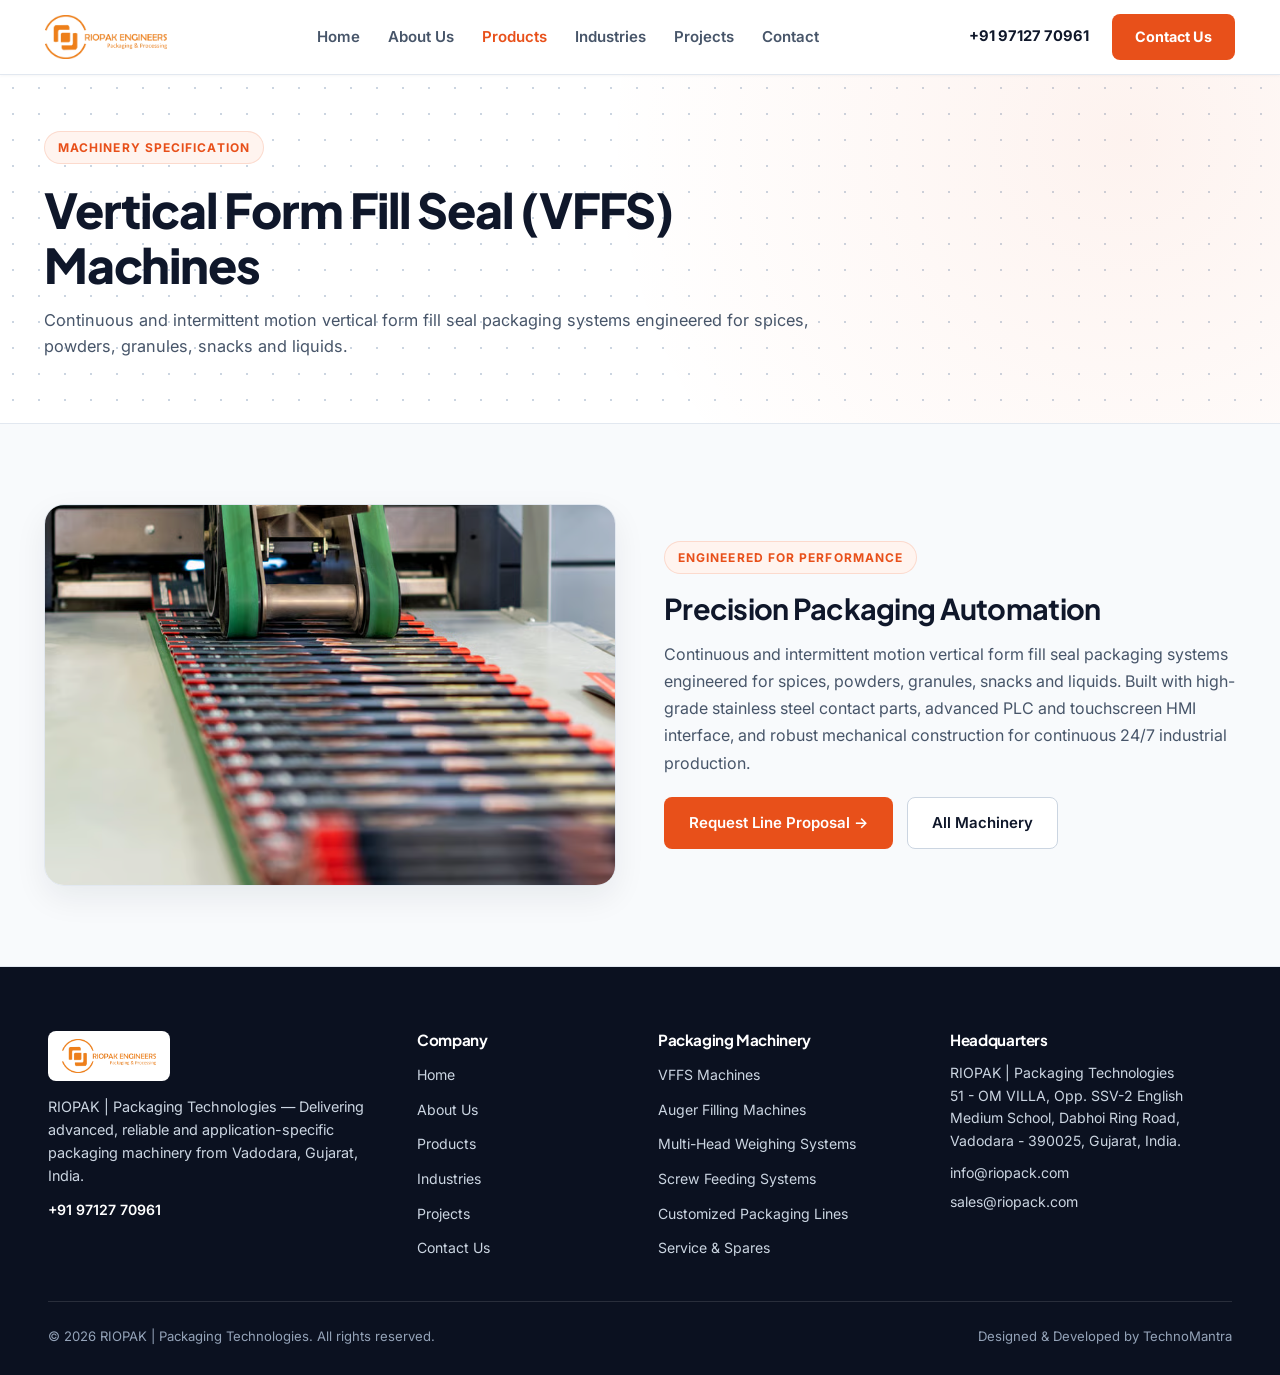
<file: products/vffs-machines.html>
<!DOCTYPE html>
<html lang="en">
<head>
  <meta charset="UTF-8">
  <meta name="viewport" content="width=device-width, initial-scale=1.0">
  <title>Vertical Form Fill Seal (VFFS) Machines | RIOPAK — Packaging Technologies</title>
  <meta name="description" content="Continuous and intermittent motion vertical form fill seal packaging systems engineered for spices, powders, granules, snacks and liquids.">
  <link rel="icon" href="../assets/images/favicon.png" type="image/png">
  <link rel="preconnect" href="https://fonts.googleapis.com">
  <link rel="preconnect" href="https://fonts.gstatic.com" crossorigin>
  <link href="https://fonts.googleapis.com/css2?family=Inter:wght@400;500;600;700&family=Plus+Jakarta+Sans:wght@600;700;800&display=swap" rel="stylesheet">
  <link rel="stylesheet" href="../css/home-catalis.css">
  <link rel="stylesheet" href="../css/header.css">
</head>
<body>

  <!-- ================= HEADER ================= -->
  <header class="site-header">
    <div class="header-inner">
      <a href="../index.html" class="brand-link">
        <img src="../assets/logos/RIOPAK-ENGINEERS-LOGO.webp" alt="RIOPAK Packaging Technologies Logo" class="brand-logo">
      </a>

      <nav class="main-nav" id="mainNav" aria-label="Primary navigation">
        <ul>
          <li><a href="../index.html">Home</a></li>
          <li><a href="../pages/about.html">About Us</a></li>
          <li><a href="../pages/products.html" class="active">Products</a></li>
          <li><a href="../pages/industries.html">Industries</a></li>
          <li><a href="../pages/projects.html">Projects</a></li>
          <li><a href="../pages/contact.html">Contact</a></li>
        </ul>
      </nav>

      <div class="header-actions">
        <a href="tel:+919712770961" class="header-phone">+91 97127 70961</a>
        <a href="../pages/contact.html" class="btn btn-primary header-cta">Contact Us</a>
        <button class="nav-toggle" id="navToggle" aria-label="Toggle menu" aria-expanded="false">
          <span></span><span></span><span></span>
        </button>
      </div>
    </div>
  </header>

  <main id="main">
    <section class="hero-section" style="padding: 56px 0 64px;">
      <div class="container">
        <div class="section-header" style="max-width: 820px; margin-bottom: 0;">
          <span class="eyebrow">Machinery Specification</span>
          <h1 class="section-title" style="font-size: clamp(2rem, 3.8vw, 3rem);">Vertical Form Fill Seal (VFFS) Machines</h1>
          <p class="section-subtitle">Continuous and intermittent motion vertical form fill seal packaging systems engineered for spices, powders, granules, snacks and liquids.</p>
        </div>
      </div>
    </section>

    <section class="section-pad" style="background: var(--bg-soft); border-top: 1px solid var(--border); border-bottom: 1px solid var(--border);">
      <div class="container">
        <div style="display: grid; grid-template-columns: 1fr 1fr; gap: 48px; align-items: center;">
          <div style="border-radius: var(--radius-lg); overflow: hidden; border: 1px solid var(--border); box-shadow: var(--shadow-md);">
            <img src="../assets/images/products/VFFS MACHINES.avif" alt="Vertical Form Fill Seal (VFFS) Machines" style="width: 100%; height: 380px; object-fit: cover; display: block;">
          </div>
          <div>
            <span class="eyebrow">Engineered for Performance</span>
            <h2 style="font-size: 1.8rem; margin-bottom: 14px;">Precision Packaging Automation</h2>
            <p style="color: var(--text-muted); line-height: 1.7; margin-bottom: 20px;">Continuous and intermittent motion vertical form fill seal packaging systems engineered for spices, powders, granules, snacks and liquids. Built with high-grade stainless steel contact parts, advanced PLC and touchscreen HMI interface, and robust mechanical construction for continuous 24/7 industrial production.</p>
            <div style="display: flex; gap: 14px;">
              <a href="../pages/contact.html" class="btn btn-primary">Request Line Proposal →</a>
              <a href="../pages/products.html" class="btn btn-outline">All Machinery</a>
            </div>
          </div>
        </div>
      </div>
    </section>
  </main>

  <footer class="site-footer">
    <div class="container">
      <div class="footer-grid">
        <div class="footer-col">
          <div class="footer-logo-wrap">
            <img src="../assets/logos/RIOPAK-ENGINEERS-LOGO.webp" alt="RIOPAK Packaging Technologies">
          </div>
          <p style="font-size: 0.9rem; margin: 0 0 12px; color: #cbd5e1;">RIOPAK | Packaging Technologies — Delivering advanced, reliable and application-specific packaging machinery from Vadodara, Gujarat, India.</p>
          <p style="font-size: 0.88rem; margin: 0;"><a href="tel:+919712770961" style="color: #fff; font-weight: 600;">+91 97127 70961</a></p>
        </div>

        <div class="footer-col">
          <h4>Company</h4>
          <ul>
            <li><a href="../index.html">Home</a></li>
            <li><a href="../pages/about.html">About Us</a></li>
            <li><a href="../pages/products.html">Products</a></li>
            <li><a href="../pages/industries.html">Industries</a></li>
            <li><a href="../pages/projects.html">Projects</a></li>
            <li><a href="../pages/contact.html">Contact Us</a></li>
          </ul>
        </div>

        <div class="footer-col">
          <h4>Packaging Machinery</h4>
          <ul>
            <li><a href="../pages/products.html">VFFS Machines</a></li>
            <li><a href="../pages/products.html">Auger Filling Machines</a></li>
            <li><a href="../pages/products.html">Multi-Head Weighing Systems</a></li>
            <li><a href="../pages/products.html">Screw Feeding Systems</a></li>
            <li><a href="../pages/products.html">Customized Packaging Lines</a></li>
            <li><a href="../pages/products.html">Service &amp; Spares</a></li>
          </ul>
        </div>

        <div class="footer-col">
          <h4>Headquarters</h4>
          <p style="font-size: 0.88rem; margin: 0 0 10px; color: #cbd5e1;">RIOPAK | Packaging Technologies<br>51 - OM VILLA, Opp. SSV-2 English Medium School, Dabhoi Ring Road, Vadodara - 390025, Gujarat, India.</p>
          <p style="font-size: 0.88rem; margin: 0 0 6px;"><a href="mailto:info@riopack.com">info@riopack.com</a></p>
          <p style="font-size: 0.88rem; margin: 0;"><a href="mailto:sales@riopack.com">sales@riopack.com</a></p>
        </div>
      </div>

      <div class="footer-bottom">
        <span>© 2026 RIOPAK | Packaging Technologies. All rights reserved.</span>
        <span>Designed &amp; Developed by TechnoMantra</span>
      </div>
    </div>
  </footer>

  <script src="../js/home-catalis.js"></script>
</body>
</html>
</file>
<file: css/home-catalis.css>
/* ==========================================================================
   RIOPAK | Packaging Technologies — Refined Catalis-Style Homepage
   ========================================================================== */
:root {
  --bg: #ffffff;
  --bg-soft: #f8fafc;
  --bg-muted: #f1f5f9;
  --surface: #ffffff;
  --border: #e2e8f0;
  --border-strong: #cbd5e1;
  --text: #0f172a;
  --text-muted: #475569;
  --text-light: #64748b;
  --accent: #e8501a;
  --accent-hover: #cf4211;
  --accent-soft: #fff4ef;
  --dark: #0b1120;
  --radius-sm: 8px;
  --radius-md: 14px;
  --radius-lg: 20px;
  --shadow-sm: 0 1px 3px rgba(15, 23, 42, 0.05);
  --shadow-md: 0 12px 32px rgba(15, 23, 42, 0.07);
  --shadow-lg: 0 24px 60px rgba(15, 23, 42, 0.12);
  --container: 1240px;
}

*, *::before, *::after { box-sizing: border-box; }
html { scroll-behavior: smooth; overflow-x: hidden; }
body {
  margin: 0;
  font-family: 'Inter', -apple-system, BlinkMacSystemFont, sans-serif;
  color: var(--text);
  background: var(--bg);
  line-height: 1.6;
  overflow-x: hidden;
  -webkit-font-smoothing: antialiased;
}
h1, h2, h3, h4 {
  font-family: 'Plus Jakarta Sans', 'Inter', sans-serif;
  margin: 0;
  line-height: 1.15;
  letter-spacing: -0.025em;
}
img, video { max-width: 100%; display: block; }
a { color: inherit; text-decoration: none; }

.container {
  width: 100%;
  max-width: var(--container);
  margin: 0 auto;
  padding: 0 24px;
}

.section-pad { padding: 80px 0; }
.section-soft {
  background: var(--bg-soft);
  border-top: 1px solid var(--border);
  border-bottom: 1px solid var(--border);
}

.eyebrow {
  display: inline-flex;
  align-items: center;
  gap: 8px;
  font-size: 0.75rem;
  font-weight: 700;
  letter-spacing: 0.09em;
  text-transform: uppercase;
  color: var(--accent);
  background: var(--accent-soft);
  border: 1px solid rgba(232, 80, 26, 0.16);
  padding: 6px 13px;
  border-radius: 999px;
  margin-bottom: 18px;
}

.section-header { max-width: 700px; margin-bottom: 40px; }
.section-header.center { text-align: center; margin-left: auto; margin-right: auto; }
.section-title {
  font-size: clamp(1.75rem, 3.1vw, 2.55rem);
  font-weight: 800;
  color: var(--text);
  margin-bottom: 14px;
}
.section-subtitle { font-size: 1.02rem; color: var(--text-muted); margin: 0; }

/* Dark Section Typography & Utilities */
.section-dark {
  background: var(--dark) !important;
  color: #cbd5e1 !important;
}
.section-dark .section-title,
.section-dark h1,
.section-dark h2,
.section-dark h3,
.text-white {
  color: #ffffff !important;
}
.section-dark .section-subtitle,
.section-dark p,
.text-slate-300 {
  color: #cbd5e1 !important;
}
.section-dark .eyebrow,
.eyebrow-dark {
  background: rgba(232, 80, 26, 0.16) !important;
  color: #ff7844 !important;
  border-color: rgba(232, 80, 26, 0.32) !important;
}

/* Buttons */
.btn {
  display: inline-flex;
  align-items: center;
  justify-content: center;
  gap: 8px;
  padding: 13px 24px;
  border-radius: var(--radius-sm);
  font-weight: 600;
  font-size: 0.94rem;
  white-space: nowrap;
  transition: all 0.2s ease;
  cursor: pointer;
  border: 1px solid transparent;
}
.btn-primary { background: var(--accent); color: #fff; }
.btn-primary:hover {
  background: var(--accent-hover);
  transform: translateY(-1px);
  box-shadow: 0 8px 22px rgba(232, 80, 26, 0.26);
}
.btn-outline { background: #fff; color: var(--text); border-color: var(--border-strong); }
.btn-outline:hover { border-color: var(--text); background: var(--bg-soft); }

/* Top Utility Bar */
.top-utility-bar {
  background: var(--dark);
  color: #94a3b8;
  font-size: 0.82rem;
  border-bottom: 1px solid rgba(255, 255, 255, 0.08);
  padding: 8px 0;
  width: 100%;
}
.utility-inner {
  display: flex;
  align-items: center;
  justify-content: space-between;
  gap: 16px;
}
.utility-left, .utility-right {
  display: flex;
  align-items: center;
  gap: 16px;
}
.utility-item {
  display: inline-flex;
  align-items: center;
  gap: 7px;
  color: #cbd5e1;
  font-weight: 500;
  white-space: nowrap;
}
.utility-item svg {
  color: var(--accent);
  flex-shrink: 0;
}
.utility-link {
  transition: color 0.2s ease;
}
.utility-link:hover {
  color: #ffffff;
}
.utility-divider {
  color: rgba(255, 255, 255, 0.2);
}

/* Header — Full-Width Sticky Responsive Navbar */
.site-header {
  position: sticky;
  top: 0;
  left: 0;
  right: 0;
  width: 100%;
  max-width: 100%;
  z-index: 100;
  background: rgba(255, 255, 255, 0.98);
  backdrop-filter: blur(12px);
  -webkit-backdrop-filter: blur(12px);
  border-bottom: 1px solid var(--border);
  box-shadow: 0 1px 3px rgba(15, 23, 42, 0.04);
  margin: 0;
  padding: 0;
}
.site-header .container,
.site-header .header-inner,
.header-inner {
  display: flex;
  align-items: center;
  justify-content: space-between;
  height: 74px;
  gap: 20px;
  width: 100%;
  max-width: 100% !important;
  padding: 0 clamp(20px, 3.5vw, 48px);
  margin: 0;
  box-sizing: border-box;
}
.brand-link {
  display: flex;
  align-items: center;
  flex-shrink: 0;
}
.brand-logo {
  height: 44px;
  width: auto;
  object-fit: contain;
}

.main-nav {
  flex: 1;
  display: flex;
  justify-content: center;
}
.main-nav ul {
  list-style: none;
  display: flex;
  align-items: center;
  gap: clamp(16px, 2.2vw, 32px);
  margin: 0;
  padding: 0;
}
.main-nav a {
  font-size: 0.94rem;
  font-weight: 600;
  color: var(--text-muted);
  white-space: nowrap;
  transition: color 0.2s;
  padding: 6px 0;
}
.main-nav a:hover, .main-nav a.active { color: var(--accent); }

.header-actions {
  display: flex;
  align-items: center;
  gap: clamp(14px, 1.8vw, 24px);
  flex-shrink: 0;
}
.header-phone {
  font-size: 0.92rem;
  font-weight: 700;
  color: var(--text);
  white-space: nowrap;
  transition: color 0.2s;
}
.header-phone:hover { color: var(--accent); }
.header-cta {
  padding: 10px 22px;
  font-size: 0.9rem;
  font-weight: 700;
  border-radius: var(--radius-sm);
  background: var(--accent);
  color: #fff;
  transition: all 0.2s ease;
}
.header-cta:hover {
  background: var(--accent-hover);
  transform: translateY(-1px);
  box-shadow: 0 6px 20px rgba(232, 80, 26, 0.26);
}

.nav-toggle {
  display: none;
  background: none;
  border: 1px solid var(--border);
  border-radius: 8px;
  padding: 8px 10px;
  cursor: pointer;
  flex-direction: column;
  gap: 5px;
}
.nav-toggle span { display: block; width: 22px; height: 2px; background: var(--text); border-radius: 2px; }

/* Hero */
.hero-section {
  position: relative;
  padding: 60px 0 72px;
  background-color: #ffffff;
  background-image:
    radial-gradient(circle at 88% 18%, rgba(232, 80, 26, 0.07) 0%, transparent 45%),
    radial-gradient(#cbd5e1 1px, transparent 1px);
  background-size: 100% 100%, 26px 26px;
}
.hero-grid {
  display: grid;
  grid-template-columns: 1.08fr 0.92fr;
  gap: 48px;
  align-items: center;
}
.hero-title {
  font-size: clamp(2.1rem, 4vw, 3.3rem);
  font-weight: 800;
  color: var(--text);
  margin-bottom: 16px;
  line-height: 1.12;
}
.hero-title span { color: var(--accent); }
.hero-subline { font-size: 1.04rem; font-weight: 600; color: var(--text); margin: 0 0 10px; }
.hero-desc { font-size: 1rem; color: var(--text-muted); margin: 0 0 24px; max-width: 560px; }

.hero-checks {
  display: flex;
  flex-wrap: wrap;
  align-items: center;
  gap: 10px 20px;
  margin-bottom: 28px;
  padding: 12px 0;
  border-top: 1px solid var(--border);
  border-bottom: 1px solid var(--border);
}
.hero-check-item {
  display: inline-flex;
  align-items: center;
  gap: 7px;
  font-size: 0.86rem;
  font-weight: 600;
  color: var(--text);
  white-space: nowrap;
}
.hero-check-item svg { color: var(--accent); flex-shrink: 0; }

.hero-ctas { display: flex; flex-wrap: wrap; gap: 14px; }

.hero-showcase {
  position: relative;
  background: #fff;
  padding: 12px;
  border-radius: 22px;
  border: 1px solid var(--border);
  box-shadow: var(--shadow-lg);
}
.hero-media {
  position: relative;
  border-radius: 14px;
  overflow: hidden;
  background: var(--dark);
}
.hero-media img {
  width: 100%;
  height: clamp(260px, 34vw, 430px);
  object-fit: cover;
}
.hero-caption-bar {
  display: flex;
  align-items: center;
  justify-content: space-between;
  flex-wrap: wrap;
  gap: 12px;
  padding: 14px 8px 4px;
}
.hero-caption-bar strong { display: block; font-size: 0.94rem; color: var(--text); }
.hero-caption-bar span { font-size: 0.82rem; color: var(--text-muted); }
.hero-status-pill {
  display: inline-flex;
  align-items: center;
  font-size: 0.78rem;
  font-weight: 700;
  color: var(--accent);
  background: var(--accent-soft);
  padding: 6px 12px;
  border-radius: 999px;
  white-space: nowrap;
}

/* Trust Marquee */
.trust-strip {
  padding: 44px 0 48px;
  background: var(--bg-soft);
  border-top: 1px solid var(--border);
  border-bottom: 1px solid var(--border);
  overflow: hidden;
}
.trust-label {
  text-align: center;
  font-size: clamp(0.85rem, 1.1vw, 0.98rem);
  font-weight: 700;
  letter-spacing: 0.12em;
  text-transform: uppercase;
  color: var(--text-muted);
  margin: 0 0 26px;
}
.logo-marquee {
  display: flex;
  overflow: hidden;
  user-select: none;
  mask-image: linear-gradient(to right, transparent, black 10%, black 90%, transparent);
}
.logo-marquee:hover .logo-track {
  animation-play-state: paused;
}
.logo-track {
  display: flex;
  align-items: center;
  gap: 64px;
  padding-right: 64px;
  flex-shrink: 0;
  animation: marquee 35s linear infinite;
}
.logo-track img {
  height: 76px;
  width: auto;
  object-fit: contain;
  filter: grayscale(100%);
  opacity: 0.88;
  transition: filter 0.25s ease, opacity 0.25s ease, transform 0.25s ease;
  mix-blend-mode: multiply;
}
.logo-track img:hover {
  filter: grayscale(0%);
  opacity: 1;
  transform: scale(1.08);
}
@keyframes marquee {
  from { transform: translateX(0); }
  to { transform: translateX(-100%); }
}

/* Filter Tabs */
.filter-tabs { display: flex; flex-wrap: wrap; gap: 10px; margin-bottom: 32px; }
.filter-tab {
  padding: 9px 18px;
  border-radius: 999px;
  border: 1px solid var(--border);
  background: #fff;
  font-size: 0.88rem;
  font-weight: 600;
  color: var(--text-muted);
  cursor: pointer;
  transition: all 0.2s;
}
.filter-tab:hover { border-color: var(--accent); color: var(--accent); }
.filter-tab.active { background: var(--accent); border-color: var(--accent); color: #fff; }

/* Application Grid */
.pack-grid { display: grid; grid-template-columns: repeat(4, 1fr); gap: 22px; }
.pack-card {
  background: var(--surface);
  border: 1px solid var(--border);
  border-radius: var(--radius-md);
  overflow: hidden;
  display: flex;
  flex-direction: column;
  transition: transform 0.2s, box-shadow 0.2s, border-color 0.2s;
}
.pack-card:hover { transform: translateY(-4px); box-shadow: var(--shadow-md); border-color: var(--accent); }
.pack-card.hidden { display: none; }
.pack-card-img { height: 170px; width: 100%; object-fit: cover; background: var(--bg-muted); }
.pack-card-body { padding: 18px; display: flex; flex-direction: column; flex: 1; }
.pack-card-body h3 { font-size: 1.04rem; font-weight: 700; margin-bottom: 8px; }
.pack-card-body p { font-size: 0.88rem; color: var(--text-muted); margin: 0 0 16px; flex: 1; }
.card-link { font-size: 0.86rem; font-weight: 700; color: var(--accent); display: inline-flex; align-items: center; gap: 6px; }
.card-link:hover { text-decoration: underline; }

/* Machines Grid */
.machines-grid { display: grid; grid-template-columns: repeat(3, 1fr); gap: 24px; }
.machine-card {
  background: var(--surface);
  border: 1px solid var(--border);
  border-radius: var(--radius-md);
  overflow: hidden;
  display: flex;
  flex-direction: column;
  transition: box-shadow 0.2s, transform 0.2s;
}
.machine-card:hover { transform: translateY(-3px); box-shadow: var(--shadow-md); }
.machine-card-img { height: 210px; width: 100%; object-fit: cover; background: var(--bg-muted); }
.machine-card-body { padding: 22px; display: flex; flex-direction: column; flex: 1; }
.machine-num { font-size: 0.75rem; font-weight: 800; color: var(--accent); letter-spacing: 0.08em; margin-bottom: 6px; }
.machine-card-body h3 { font-size: 1.14rem; font-weight: 700; margin-bottom: 10px; }
.machine-card-body p { font-size: 0.9rem; color: var(--text-muted); margin: 0 0 18px; flex: 1; }

/* Commitment Split */
.split-grid { display: grid; grid-template-columns: 0.95fr 1.05fr; gap: 48px; align-items: center; }
.split-media { border-radius: var(--radius-lg); overflow: hidden; border: 1px solid var(--border); box-shadow: var(--shadow-md); }
.split-media img { width: 100%; height: clamp(260px, 38vw, 460px); object-fit: cover; }
.commitment-list { display: grid; gap: 12px; margin-top: 24px; }
.commitment-item {
  background: #fff;
  border: 1px solid var(--border);
  border-radius: var(--radius-sm);
  padding: 14px 18px;
  display: flex;
  gap: 14px;
  align-items: flex-start;
}
.commitment-dot { width: 10px; height: 10px; border-radius: 50%; background: var(--accent); margin-top: 7px; flex-shrink: 0; }
.commitment-item h4 { font-size: 0.96rem; font-weight: 700; margin-bottom: 2px; }
.commitment-item p { font-size: 0.87rem; color: var(--text-muted); margin: 0; }

/* 5-Step Process */
.steps-grid { display: grid; grid-template-columns: repeat(5, 1fr); gap: 18px; }
.step-card { background: var(--surface); border: 1px solid var(--border); border-radius: var(--radius-md); padding: 22px 18px; }
.step-num {
  display: inline-flex;
  align-items: center;
  justify-content: center;
  width: 34px;
  height: 34px;
  border-radius: 8px;
  background: var(--accent-soft);
  color: var(--accent);
  font-weight: 800;
  font-size: 0.88rem;
  margin-bottom: 14px;
}
.step-card h3 { font-size: 0.98rem; font-weight: 700; margin-bottom: 8px; }
.step-card p { font-size: 0.85rem; color: var(--text-muted); margin: 0; }

/* Motion & Why RIOPAK */
.video-box { border-radius: var(--radius-lg); overflow: hidden; border: 1px solid var(--border); background: var(--dark); box-shadow: var(--shadow-lg); }
.video-box video { width: 100%; height: clamp(240px, 34vw, 400px); object-fit: cover; }
.why-grid { display: grid; grid-template-columns: 1fr 1fr; gap: 16px; }
.why-card { background: var(--bg-soft); border: 1px solid var(--border); border-radius: var(--radius-md); padding: 20px; }
.why-card h4 { font-size: 1rem; font-weight: 700; margin-bottom: 6px; color: var(--text); }
.why-card p { font-size: 0.88rem; color: var(--text-muted); margin: 0; }

/* Quote Section */
.quote-wrapper {
  display: grid;
  grid-template-columns: 0.85fr 1.15fr;
  gap: 44px;
  background: var(--dark);
  color: #fff;
  border-radius: var(--radius-lg);
  padding: 48px;
  align-items: start;
}
.quote-info h2 { font-size: clamp(1.65rem, 2.8vw, 2.3rem); color: #fff; margin-bottom: 14px; }
.quote-info p { color: #cbd5e1; margin-bottom: 24px; }
.quote-bullets { list-style: none; padding: 0; margin: 0; display: grid; gap: 12px; }
.quote-bullets li { display: flex; align-items: center; gap: 10px; font-size: 0.92rem; color: #e2e8f0; }
.quote-bullets li::before { content: '✓'; color: var(--accent); font-weight: 800; }

.quote-form { background: #fff; color: var(--text); padding: 32px; border-radius: var(--radius-md); display: grid; grid-template-columns: 1fr 1fr; gap: 16px; }
.form-group { display: flex; flex-direction: column; gap: 6px; }
.form-group.full { grid-column: 1 / -1; }
.form-group label { font-size: 0.82rem; font-weight: 600; color: var(--text); }
.form-group input, .form-group select, .form-group textarea {
  width: 100%;
  padding: 10px 12px;
  border: 1px solid var(--border-strong);
  border-radius: var(--radius-sm);
  font-family: inherit;
  font-size: 0.9rem;
  color: var(--text);
  background: #fff;
}
.form-group input:focus, .form-group select:focus, .form-group textarea:focus {
  outline: none;
  border-color: var(--accent);
  box-shadow: 0 0 0 3px rgba(232, 80, 26, 0.14);
}
.form-status {
  grid-column: 1 / -1;
  font-size: 0.9rem;
  font-weight: 600;
  color: #15803d;
  background: #dcfce7;
  padding: 12px 14px;
  border-radius: var(--radius-sm);
  display: none;
}

/* ==========================================================================
   RIOPAK Stats Strip — Compact Proof Bar
   ========================================================================== */
.stats-strip {
  padding: 34px 0;
  background: var(--bg-soft);
  border-top: 1px solid var(--border);
  border-bottom: 1px solid var(--border);
  width: 100%;
}

.stats-strip-inner {
  display: grid;
  grid-template-columns: repeat(4, 1fr);
  align-items: center;
}

.strip-item {
  text-align: center;
  padding: 0 24px;
  position: relative;
}

.strip-item:not(:last-child)::after {
  content: "";
  position: absolute;
  right: 0;
  top: 12%;
  height: 76%;
  width: 1px;
  background: var(--border);
}

.strip-num {
  font-family: 'Plus Jakarta Sans', 'Inter', sans-serif;
  font-size: clamp(2.2rem, 3.4vw, 2.85rem);
  font-weight: 800;
  line-height: 1;
  color: var(--text);
  letter-spacing: -0.025em;
  margin-bottom: 6px;
  display: flex;
  align-items: baseline;
  justify-content: center;
  gap: 2px;
}

.strip-accent {
  color: var(--accent);
  font-weight: 800;
}

.strip-label {
  font-size: 0.9rem;
  font-weight: 600;
  color: var(--text-muted);
  line-height: 1.35;
  letter-spacing: 0.01em;
}

/* Footer */
.site-footer { background: var(--dark); color: #cbd5e1; padding: 64px 0 28px; width: 100%; }
.site-footer .container { max-width: 100%; padding: 0 48px; }
.footer-grid { display: grid; grid-template-columns: 1.3fr 0.8fr 1fr 1.1fr; gap: 36px; padding-bottom: 40px; border-bottom: 1px solid rgba(255, 255, 255, 0.12); }
.footer-logo-wrap { display: inline-flex; background: #fff; padding: 8px 14px; border-radius: 8px; margin-bottom: 14px; }
.footer-logo-wrap img { height: 34px; width: auto; }
.footer-col h4 { color: #fff; font-size: 0.95rem; margin-bottom: 14px; }
.footer-col ul { list-style: none; padding: 0; margin: 0; display: grid; gap: 9px; }
.footer-col a { font-size: 0.88rem; color: #cbd5e1; transition: color 0.2s; }
.footer-col a:hover { color: var(--accent); }
.footer-bottom { padding-top: 24px; display: flex; justify-content: space-between; flex-wrap: wrap; gap: 12px; font-size: 0.82rem; color: #94a3b8; }

/* Responsive Breakpoints */
@media (max-width: 1120px) {
  .header-phone { display: none; }
  .pack-grid { grid-template-columns: repeat(3, 1fr); }
  .steps-grid { grid-template-columns: repeat(3, 1fr); }
}

@media (max-width: 960px) {
  .site-footer .container { padding: 0 24px; }
  .main-nav {
    display: none;
    position: absolute;
    top: 74px;
    left: 0;
    right: 0;
    background: #fff;
    border-bottom: 1px solid var(--border);
    box-shadow: var(--shadow-md);
    padding: 20px 24px;
    justify-content: flex-start;
  }
  .main-nav.open { display: flex; }
  .main-nav ul { flex-direction: column; align-items: flex-start; gap: 14px; width: 100%; }
  .nav-toggle { display: flex; }

  .hero-grid, .split-grid, .quote-wrapper { grid-template-columns: 1fr; gap: 36px; }
  .pack-grid, .machines-grid { grid-template-columns: repeat(2, 1fr); }
  .steps-grid { grid-template-columns: repeat(2, 1fr); }
  .footer-grid { grid-template-columns: 1fr 1fr; }
  .trust-strip { padding: 36px 0 40px; }
  .logo-track { gap: 48px; padding-right: 48px; }
  .logo-track img { height: 62px; }
  .stats-strip { padding: 26px 0; }
  .stats-strip-inner {
    grid-template-columns: repeat(2, 1fr);
    row-gap: 22px;
  }
  .strip-item:nth-child(2)::after {
    display: none;
  }
  .strip-item:nth-child(1)::after,
  .strip-item:nth-child(3)::after {
    display: block;
  }
}

@media (max-width: 640px) {
  .site-footer .container { padding: 0 18px; }
  .container { padding: 0 18px; }
  .section-pad { padding: 56px 0; }
  .hero-section { padding: 40px 0 52px; }
  .header-cta { display: none; }
  .trust-strip { padding: 28px 0 32px; }
  .trust-label { font-size: 0.8rem; margin-bottom: 18px; letter-spacing: 0.08em; }
  .logo-track { gap: 36px; padding-right: 36px; }
  .logo-track img { height: 50px; }
  .stats-strip { padding: 20px 0; }
  .stats-strip-inner {
    grid-template-columns: repeat(2, 1fr);
    row-gap: 18px;
  }
  .strip-item { padding: 0 10px; }
  .strip-num { font-size: 1.85rem; }
  .strip-label { font-size: 0.8rem; }
  .pack-grid, .machines-grid, .steps-grid, .why-grid, .quote-form, .footer-grid {
    grid-template-columns: 1fr;
  }
  .quote-wrapper { padding: 24px 18px; }
  .quote-form { padding: 20px; }
  .hero-ctas .btn { width: 100%; }
}
</file>
<file: css/header.css>
/* ==========================================================================
   RIOPAK | Packaging Technologies — Universal Full-Width Sticky Header
   ========================================================================== */

.site-header {
  position: sticky !important;
  top: 0 !important;
  left: 0 !important;
  right: 0 !important;
  width: 100% !important;
  max-width: 100% !important;
  z-index: 1000 !important;
  background: rgba(255, 255, 255, 0.98) !important;
  backdrop-filter: blur(12px) !important;
  -webkit-backdrop-filter: blur(12px) !important;
  border-bottom: 1px solid #e2e8f0 !important;
  box-shadow: 0 1px 3px rgba(15, 23, 42, 0.04) !important;
  margin: 0 !important;
  padding: 0 !important;
}

.site-header .header-inner,
.site-header .container.header-inner,
.site-header .container {
  display: flex !important;
  align-items: center !important;
  justify-content: space-between !important;
  height: 74px !important;
  gap: 20px !important;
  width: 100% !important;
  max-width: 100% !important;
  padding: 0 clamp(20px, 3.5vw, 48px) !important;
  margin: 0 !important;
  box-sizing: border-box !important;
}

/* Brand Link & Logo */
.brand-link,
.brand-fab {
  display: flex !important;
  align-items: center !important;
  flex-shrink: 0 !important;
  text-decoration: none !important;
  margin: 0 !important;
  padding: 0 !important;
}

.brand-logo,
.brand-logo-fab {
  height: 44px !important;
  width: auto !important;
  object-fit: contain !important;
  display: block !important;
}

/* Center Navigation */
.main-nav,
.main-nav-fab {
  flex: 1 !important;
  display: flex !important;
  justify-content: center !important;
}

.main-nav ul,
.main-nav-fab ul {
  list-style: none !important;
  display: flex !important;
  align-items: center !important;
  gap: clamp(16px, 2.2vw, 32px) !important;
  margin: 0 !important;
  padding: 0 !important;
}

.main-nav li,
.main-nav-fab li {
  margin: 0 !important;
  padding: 0 !important;
  display: flex !important;
  align-items: center !important;
}

.main-nav a,
.main-nav-fab a {
  font-family: 'Inter', -apple-system, BlinkMacSystemFont, 'Segoe UI', Roboto, sans-serif !important;
  font-size: 0.94rem !important;
  font-weight: 600 !important;
  letter-spacing: 0 !important;
  text-transform: none !important;
  color: #475569 !important;
  text-decoration: none !important;
  white-space: nowrap !important;
  transition: color 0.2s ease !important;
  padding: 6px 0 !important;
}

.main-nav a:hover,
.main-nav-fab a:hover,
.main-nav a.active,
.main-nav-fab a.active {
  color: #e8501a !important;
}

/* Header Actions: Phone + CTA Button */
.header-actions {
  display: flex !important;
  align-items: center !important;
  gap: clamp(14px, 1.8vw, 24px) !important;
  flex-shrink: 0 !important;
}

.header-phone {
  font-family: 'Inter', -apple-system, BlinkMacSystemFont, 'Segoe UI', Roboto, sans-serif !important;
  font-size: 0.92rem !important;
  font-weight: 700 !important;
  color: #0f172a !important;
  text-decoration: none !important;
  white-space: nowrap !important;
  transition: color 0.2s ease !important;
}

.header-phone:hover {
  color: #e8501a !important;
}

.header-cta,
.btn-primary.header-cta {
  font-family: 'Inter', -apple-system, BlinkMacSystemFont, 'Segoe UI', Roboto, sans-serif !important;
  display: inline-flex !important;
  align-items: center !important;
  justify-content: center !important;
  padding: 10px 22px !important;
  border-radius: 8px !important;
  font-weight: 700 !important;
  font-size: 0.9rem !important;
  white-space: nowrap !important;
  background: #e8501a !important;
  color: #ffffff !important;
  text-decoration: none !important;
  border: 1px solid transparent !important;
  cursor: pointer !important;
  transition: all 0.2s ease !important;
  box-shadow: none !important;
}

.header-cta:hover,
.btn-primary.header-cta:hover {
  background: #cf4211 !important;
  color: #ffffff !important;
  transform: translateY(-1px) !important;
  box-shadow: 0 6px 20px rgba(232, 80, 26, 0.26) !important;
}

/* Mobile Hamburger Toggle */
.nav-toggle {
  display: none !important;
  background: none !important;
  border: 1px solid #e2e8f0 !important;
  border-radius: 8px !important;
  padding: 8px 10px !important;
  cursor: pointer !important;
  flex-direction: column !important;
  gap: 5px !important;
}

.nav-toggle span {
  display: block !important;
  width: 22px !important;
  height: 2px !important;
  background: #0f172a !important;
  border-radius: 2px !important;
  transition: all 0.2s ease !important;
}

/* Responsive Rules */
@media (max-width: 960px) {
  .header-phone {
    display: none !important;
  }
  .main-nav,
  .main-nav-fab {
    display: none !important;
    position: absolute !important;
    top: 74px !important;
    left: 0 !important;
    right: 0 !important;
    width: 100% !important;
    background: #ffffff !important;
    border-bottom: 1px solid #e2e8f0 !important;
    box-shadow: 0 12px 32px rgba(15, 23, 42, 0.08) !important;
    padding: 20px 24px !important;
    justify-content: flex-start !important;
  }
  .main-nav.open,
  .main-nav-fab.open {
    display: flex !important;
  }
  .main-nav ul,
  .main-nav-fab ul {
    flex-direction: column !important;
    align-items: flex-start !important;
    gap: 16px !important;
    width: 100% !important;
  }
  .main-nav a,
  .main-nav-fab a {
    font-size: 1rem !important;
  }
  .nav-toggle {
    display: flex !important;
  }
}

@media (max-width: 640px) {
  .header-cta,
  .btn-primary.header-cta {
    display: none !important;
  }
}
</file>
<file: css/about-catalis.css>
/* ==========================================================================
   RIOPAK | Packaging Technologies — About Page Styling
   Catalis Packaging-Inspired Industrial B2B Aesthetic
   ========================================================================== */

/* --------------------------------------------------------------------------
   Scroll Reveal Animations
   -------------------------------------------------------------------------- */
[data-reveal] {
  opacity: 0;
  transform: translateY(22px);
  transition: opacity 0.65s cubic-bezier(0.16, 1, 0.3, 1), transform 0.65s cubic-bezier(0.16, 1, 0.3, 1);
  will-change: opacity, transform;
}
[data-reveal].revealed {
  opacity: 1;
  transform: translateY(0);
}
[data-reveal-delay="1"] { transition-delay: 0.08s; }
[data-reveal-delay="2"] { transition-delay: 0.16s; }
[data-reveal-delay="3"] { transition-delay: 0.24s; }
[data-reveal-delay="4"] { transition-delay: 0.32s; }
[data-reveal-delay="5"] { transition-delay: 0.4s; }

/* --------------------------------------------------------------------------
   About Hero Section
   -------------------------------------------------------------------------- */
.about-hero-grid {
  display: grid;
  grid-template-columns: 1.1fr 0.9fr;
  gap: 48px;
  align-items: center;
}
.about-hero-media {
  position: relative;
  background: #ffffff;
  padding: 12px;
  border-radius: 22px;
  border: 1px solid var(--border);
  box-shadow: var(--shadow-lg);
}
.about-hero-media-inner {
  position: relative;
  border-radius: 14px;
  overflow: hidden;
  background: var(--dark);
}
.about-hero-media-inner img {
  width: 100%;
  height: clamp(320px, 36vw, 440px);
  object-fit: cover;
  display: block;
}
.floating-hero-badge {
  position: absolute;
  bottom: 22px;
  left: 22px;
  background: rgba(11, 17, 32, 0.94);
  backdrop-filter: blur(10px);
  border: 1px solid rgba(255, 255, 255, 0.16);
  color: #ffffff;
  padding: 12px 18px;
  border-radius: var(--radius-sm);
  display: flex;
  align-items: center;
  gap: 12px;
  box-shadow: 0 16px 36px rgba(0, 0, 0, 0.35);
  max-width: 320px;
}
.floating-badge-icon {
  width: 36px;
  height: 36px;
  border-radius: 8px;
  background: var(--accent);
  color: #ffffff;
  display: flex;
  align-items: center;
  justify-content: center;
  flex-shrink: 0;
}
.floating-badge-content strong {
  display: block;
  font-size: 0.86rem;
  font-weight: 700;
  line-height: 1.25;
  color: #ffffff;
}
.floating-badge-content span {
  display: block;
  font-size: 0.78rem;
  color: #cbd5e1;
  margin-top: 2px;
}

/* --------------------------------------------------------------------------
   Section 3: Who We Are & Editorial Scope
   -------------------------------------------------------------------------- */
.editorial-grid {
  display: grid;
  grid-template-columns: 1.15fr 0.85fr;
  gap: 52px;
  align-items: center;
  margin-bottom: 48px;
}
.editorial-lead {
  font-size: 1.1rem;
  font-weight: 500;
  line-height: 1.7;
  color: var(--text);
  margin-bottom: 18px;
}
.editorial-text {
  font-size: 0.98rem;
  line-height: 1.7;
  color: var(--text-muted);
  margin-bottom: 20px;
}
.editorial-media-card {
  background: var(--bg-soft);
  border: 1px solid var(--border);
  border-radius: var(--radius-md);
  padding: 14px;
  box-shadow: var(--shadow-sm);
}
.editorial-media-img {
  width: 100%;
  height: 270px;
  object-fit: cover;
  border-radius: var(--radius-sm);
  margin-bottom: 16px;
  display: block;
}
.editorial-card-highlights {
  list-style: none;
  padding: 0 6px 4px;
  margin: 0;
  display: grid;
  gap: 10px;
}
.editorial-card-highlights li {
  display: flex;
  align-items: center;
  gap: 10px;
  font-size: 0.88rem;
  font-weight: 600;
  color: var(--text);
}
.editorial-card-highlights svg {
  color: var(--accent);
  flex-shrink: 0;
}

.scope-bar {
  background: #ffffff;
  border: 1px solid var(--border);
  border-radius: var(--radius-md);
  padding: 28px 32px;
  box-shadow: var(--shadow-sm);
}
.scope-bar-header {
  display: flex;
  align-items: center;
  justify-content: space-between;
  flex-wrap: wrap;
  gap: 12px;
  margin-bottom: 20px;
}
.scope-bar-header h3 {
  font-size: 1.1rem;
  font-weight: 700;
  color: var(--text);
  margin: 0;
}
.scope-bar-tag {
  font-size: 0.76rem;
  font-weight: 700;
  text-transform: uppercase;
  letter-spacing: 0.08em;
  color: var(--accent);
  background: var(--accent-soft);
  padding: 5px 12px;
  border-radius: 999px;
  border: 1px solid rgba(232, 80, 26, 0.18);
}
.scope-pills-row {
  display: flex;
  flex-wrap: wrap;
  gap: 12px;
}
.scope-pill-item {
  display: inline-flex;
  align-items: center;
  gap: 10px;
  background: var(--bg-soft);
  border: 1px solid var(--border);
  border-radius: var(--radius-sm);
  padding: 12px 18px;
  font-size: 0.9rem;
  font-weight: 600;
  color: var(--text);
  transition: all 0.2s ease;
}
.scope-pill-item:hover {
  border-color: var(--accent);
  background: #ffffff;
  color: var(--accent);
  transform: translateY(-2px);
  box-shadow: var(--shadow-sm);
}
.scope-pill-icon {
  width: 8px;
  height: 8px;
  border-radius: 50%;
  background: var(--accent);
  flex-shrink: 0;
}

.applications-tags-box {
  margin-top: 22px;
  padding-top: 20px;
  border-top: 1px dashed var(--border);
}
.applications-title {
  font-size: 0.8rem;
  font-weight: 700;
  text-transform: uppercase;
  letter-spacing: 0.08em;
  color: var(--text-light);
  margin-bottom: 12px;
}
.applications-tags-list {
  display: flex;
  flex-wrap: wrap;
  gap: 8px;
}
.app-tag {
  font-size: 0.82rem;
  font-weight: 500;
  color: var(--text-muted);
  background: var(--bg-soft);
  border: 1px solid var(--border);
  border-radius: 999px;
  padding: 5px 14px;
  transition: border-color 0.2s ease, color 0.2s ease;
}
.app-tag:hover {
  border-color: var(--accent);
  color: var(--text);
}

/* --------------------------------------------------------------------------
   Section 4: Our Mission & Vision (Full-Width Dark #0b1120)
   -------------------------------------------------------------------------- */
.section-dark {
  background: var(--dark);
  color: #cbd5e1;
  padding: 88px 0;
  width: 100%;
  position: relative;
  overflow: hidden;
}
.section-dark::before {
  content: '';
  position: absolute;
  top: 0;
  left: 0;
  right: 0;
  bottom: 0;
  background-image:
    radial-gradient(circle at 15% 20%, rgba(232, 80, 26, 0.09) 0%, transparent 45%),
    radial-gradient(rgba(255, 255, 255, 0.06) 1px, transparent 1px);
  background-size: 100% 100%, 28px 28px;
  pointer-events: none;
}
.text-white { color: #ffffff !important; }
.text-slate-300 { color: #cbd5e1 !important; }
.eyebrow-dark {
  background: rgba(232, 80, 26, 0.16) !important;
  color: #ff7844 !important;
  border-color: rgba(232, 80, 26, 0.32) !important;
}

.mission-vision-grid {
  display: grid;
  grid-template-columns: 1fr 1fr;
  gap: 28px;
  margin-bottom: 36px;
  position: relative;
  z-index: 1;
}
.mv-card {
  background: rgba(255, 255, 255, 0.035);
  border: 1px solid rgba(255, 255, 255, 0.1);
  border-radius: var(--radius-md);
  padding: 38px 34px;
  display: flex;
  flex-direction: column;
  transition: all 0.25s ease;
  position: relative;
}
.mv-card:hover {
  background: rgba(255, 255, 255, 0.06);
  border-color: rgba(232, 80, 26, 0.45);
  transform: translateY(-3px);
  box-shadow: 0 16px 36px rgba(0, 0, 0, 0.3);
}
.mv-header {
  display: flex;
  align-items: center;
  justify-content: space-between;
  margin-bottom: 22px;
}
.mv-icon-box {
  width: 52px;
  height: 52px;
  border-radius: 12px;
  background: rgba(232, 80, 26, 0.14);
  border: 1px solid rgba(232, 80, 26, 0.32);
  color: var(--accent);
  display: flex;
  align-items: center;
  justify-content: center;
}
.mv-badge {
  font-size: 0.72rem;
  font-weight: 700;
  letter-spacing: 0.1em;
  text-transform: uppercase;
  color: #94a3b8;
  background: rgba(255, 255, 255, 0.06);
  padding: 5px 12px;
  border-radius: 999px;
  border: 1px solid rgba(255, 255, 255, 0.1);
}
.mv-card h3 {
  font-size: 1.45rem;
  font-weight: 700;
  color: #ffffff;
  margin-bottom: 16px;
}
.mv-statement {
  font-size: 1.05rem;
  line-height: 1.65;
  color: #e2e8f0;
  font-style: italic;
  margin: 0 0 24px;
  flex: 1;
}
.mv-checklist {
  list-style: none;
  padding: 0;
  margin: 0;
  display: grid;
  gap: 10px;
  border-top: 1px solid rgba(255, 255, 255, 0.08);
  padding-top: 20px;
}
.mv-checklist li {
  display: flex;
  align-items: center;
  gap: 10px;
  font-size: 0.88rem;
  color: #cbd5e1;
}
.mv-checklist li svg {
  color: var(--accent);
  flex-shrink: 0;
}

.tagline-banner {
  position: relative;
  z-index: 1;
  background: linear-gradient(90deg, rgba(232, 80, 26, 0.16) 0%, rgba(232, 80, 26, 0.05) 100%);
  border: 1px solid rgba(232, 80, 26, 0.35);
  border-radius: var(--radius-md);
  padding: 24px 32px;
  display: flex;
  align-items: center;
  justify-content: space-between;
  flex-wrap: wrap;
  gap: 18px;
}
.tagline-content h4 {
  font-size: 1.25rem;
  font-weight: 800;
  color: #ffffff;
  margin-bottom: 4px;
  letter-spacing: -0.01em;
}
.tagline-content h4 span {
  color: var(--accent);
}
.tagline-content p {
  font-size: 0.88rem;
  color: #cbd5e1;
  margin: 0;
}
.tagline-actions .btn {
  padding: 11px 22px;
  font-size: 0.88rem;
}

/* --------------------------------------------------------------------------
   Section 5: Our Commitment (5-Card Grid on #f8fafc)
   -------------------------------------------------------------------------- */
.commitment-grid-5 {
  display: grid;
  grid-template-columns: repeat(5, 1fr);
  gap: 20px;
}
.commit-card {
  background: #ffffff;
  border: 1px solid var(--border);
  border-radius: var(--radius-md);
  padding: 28px 22px;
  display: flex;
  flex-direction: column;
  transition: all 0.25s ease;
  position: relative;
}
.commit-card:hover {
  transform: translateY(-4px);
  border-color: var(--accent);
  box-shadow: var(--shadow-md);
}
.commit-card-num {
  font-size: 0.72rem;
  font-weight: 800;
  letter-spacing: 0.08em;
  color: var(--accent);
  margin-bottom: 14px;
}
.commit-icon-box {
  width: 48px;
  height: 48px;
  border-radius: 10px;
  background: var(--accent-soft);
  color: var(--accent);
  display: flex;
  align-items: center;
  justify-content: center;
  margin-bottom: 18px;
}
.commit-card h3 {
  font-size: 1.12rem;
  font-weight: 700;
  color: var(--text);
  margin-bottom: 10px;
}
.commit-card p {
  font-size: 0.88rem;
  line-height: 1.6;
  color: var(--text-muted);
  margin: 0;
  flex: 1;
}

/* --------------------------------------------------------------------------
   Section 6: Engineering Pillars & Customer-Centric Approach (2x2 Bento)
   -------------------------------------------------------------------------- */
.pillars-bento-grid {
  display: grid;
  grid-template-columns: repeat(2, 1fr);
  gap: 24px;
}
.pillar-card {
  background: var(--surface);
  border: 1px solid var(--border);
  border-radius: var(--radius-md);
  padding: 34px;
  display: flex;
  flex-direction: column;
  transition: all 0.25s ease;
  position: relative;
}
.pillar-card:hover {
  border-color: var(--accent);
  transform: translateY(-3px);
  box-shadow: var(--shadow-md);
}
.pillar-card-top {
  display: flex;
  align-items: center;
  justify-content: space-between;
  margin-bottom: 18px;
}
.pillar-tag {
  font-size: 0.72rem;
  font-weight: 700;
  letter-spacing: 0.1em;
  text-transform: uppercase;
  color: var(--accent);
  background: var(--accent-soft);
  padding: 5px 12px;
  border-radius: 999px;
  border: 1px solid rgba(232, 80, 26, 0.16);
}
.pillar-icon-wrap {
  width: 42px;
  height: 42px;
  border-radius: 10px;
  background: var(--bg-soft);
  color: var(--accent);
  display: flex;
  align-items: center;
  justify-content: center;
  border: 1px solid var(--border);
}
.pillar-card h3 {
  font-size: 1.25rem;
  font-weight: 700;
  color: var(--text);
  margin-bottom: 14px;
  line-height: 1.3;
}
.pillar-card p {
  font-size: 0.92rem;
  line-height: 1.68;
  color: var(--text-muted);
  margin: 0;
}

/* --------------------------------------------------------------------------
   Section 7: Why RIOPAK & Manufacturing Infrastructure
   -------------------------------------------------------------------------- */
.why-riopak-grid {
  display: grid;
  grid-template-columns: repeat(4, 1fr);
  gap: 22px;
  margin-bottom: 36px;
}
.why-pillar-card {
  background: #ffffff;
  border: 1px solid var(--border);
  border-radius: var(--radius-md);
  padding: 28px 22px;
  display: flex;
  flex-direction: column;
  transition: all 0.25s ease;
}
.why-pillar-card:hover {
  border-color: var(--accent);
  transform: translateY(-3px);
  box-shadow: var(--shadow-md);
}
.why-icon-box {
  width: 46px;
  height: 46px;
  border-radius: 10px;
  background: var(--accent-soft);
  color: var(--accent);
  display: flex;
  align-items: center;
  justify-content: center;
  margin-bottom: 18px;
}
.why-pillar-card h4 {
  font-size: 1.05rem;
  font-weight: 700;
  color: var(--text);
  margin-bottom: 10px;
}
.why-pillar-card p {
  font-size: 0.88rem;
  line-height: 1.6;
  color: var(--text-muted);
  margin: 0;
  flex: 1;
}

.infra-showcase-box {
  background: #ffffff;
  border: 1px solid var(--border);
  border-radius: var(--radius-lg);
  overflow: hidden;
  box-shadow: var(--shadow-md);
}
.infra-grid {
  display: grid;
  grid-template-columns: 1fr 1fr;
  align-items: stretch;
}
.infra-media {
  position: relative;
  min-height: 350px;
  background: var(--dark);
}
.infra-media img {
  width: 100%;
  height: 100%;
  object-fit: cover;
  display: block;
}
.infra-badge-float {
  position: absolute;
  top: 20px;
  left: 20px;
  background: rgba(15, 23, 42, 0.9);
  backdrop-filter: blur(8px);
  color: #ffffff;
  padding: 6px 14px;
  border-radius: 999px;
  font-size: 0.76rem;
  font-weight: 700;
  letter-spacing: 0.08em;
  text-transform: uppercase;
  border: 1px solid rgba(255, 255, 255, 0.16);
}
.infra-content {
  padding: 44px;
  display: flex;
  flex-direction: column;
  justify-content: center;
}
.infra-content h3 {
  font-size: 1.35rem;
  font-weight: 800;
  color: var(--text);
  margin-bottom: 14px;
  line-height: 1.25;
}
.infra-content p {
  font-size: 0.94rem;
  line-height: 1.68;
  color: var(--text-muted);
  margin-bottom: 24px;
}
.infra-checks-grid {
  display: grid;
  grid-template-columns: 1fr 1fr;
  gap: 14px 18px;
}
.infra-check-item {
  display: flex;
  align-items: flex-start;
  gap: 8px;
  font-size: 0.86rem;
  font-weight: 600;
  color: var(--text);
}
.infra-check-item svg {
  color: var(--accent);
  margin-top: 3px;
  flex-shrink: 0;
}

/* --------------------------------------------------------------------------
   Section 8: Bottom CTA Banner Box
   -------------------------------------------------------------------------- */
.about-cta-section {
  padding: 60px 0 84px;
}
.about-cta-box {
  background: var(--dark);
  color: #ffffff;
  border-radius: var(--radius-lg);
  padding: 56px 48px;
  position: relative;
  overflow: hidden;
  border: 1px solid rgba(255, 255, 255, 0.1);
  box-shadow: var(--shadow-lg);
}
.about-cta-box::before {
  content: '';
  position: absolute;
  top: -50%;
  right: -20%;
  width: 600px;
  height: 600px;
  background: radial-gradient(circle, rgba(232, 80, 26, 0.18) 0%, transparent 65%);
  pointer-events: none;
}
.about-cta-inner {
  position: relative;
  z-index: 1;
  max-width: 760px;
}
.about-cta-box h2 {
  font-size: clamp(1.8rem, 3.2vw, 2.5rem);
  font-weight: 800;
  color: #ffffff;
  margin-bottom: 16px;
  line-height: 1.18;
}
.about-cta-box p {
  font-size: 1.04rem;
  line-height: 1.65;
  color: #cbd5e1;
  margin-bottom: 30px;
}
.about-cta-actions {
  display: flex;
  flex-wrap: wrap;
  gap: 14px;
}

/* --------------------------------------------------------------------------
   Responsive Breakpoints
   -------------------------------------------------------------------------- */
@media (max-width: 1024px) {
  .commitment-grid-5 {
    grid-template-columns: repeat(3, 1fr);
  }
  .why-riopak-grid {
    grid-template-columns: repeat(2, 1fr);
  }
}

@media (max-width: 960px) {
  .about-hero-grid {
    grid-template-columns: 1fr;
    gap: 36px;
  }
  .editorial-grid {
    grid-template-columns: 1fr;
    gap: 32px;
  }
  .mission-vision-grid {
    grid-template-columns: 1fr;
  }
  .pillars-bento-grid {
    grid-template-columns: 1fr;
  }
  .infra-grid {
    grid-template-columns: 1fr;
  }
  .infra-media {
    min-height: 260px;
  }
  .infra-content {
    padding: 32px 24px;
  }
  .top-utility-bar {
    display: none;
  }
}

@media (max-width: 768px) {
  .commitment-grid-5 {
    grid-template-columns: repeat(2, 1fr);
  }
  .why-riopak-grid {
    grid-template-columns: 1fr;
  }
  .about-cta-box {
    padding: 36px 24px;
  }
  .infra-checks-grid {
    grid-template-columns: 1fr;
  }
  .tagline-banner {
    padding: 20px;
  }
}

@media (max-width: 480px) {
  .commitment-grid-5 {
    grid-template-columns: 1fr;
  }
  .scope-pills-row {
    flex-direction: column;
  }
}
</file>
<file: css/contact-catalis.css>
/* ==========================================================================
   RIOPAK | Packaging Technologies — Contact Page Styles (Catalis B2B Style)
   ========================================================================== */

/* Hero Banner */
.contact-hero {
  background: var(--bg-soft);
  padding: 64px 0 54px;
  border-bottom: 1px solid var(--border);
  position: relative;
  overflow: hidden;
}

.contact-hero::before {
  content: "";
  position: absolute;
  top: 0;
  left: 0;
  right: 0;
  bottom: 0;
  background-image: radial-gradient(rgba(15, 23, 42, 0.06) 1px, transparent 1px);
  background-size: 24px 24px;
  pointer-events: none;
  opacity: 0.7;
}

.contact-hero-inner {
  position: relative;
  z-index: 1;
  max-width: 880px;
}

.contact-hero-title {
  font-size: clamp(2.2rem, 4vw, 3.2rem);
  font-weight: 800;
  color: var(--text);
  letter-spacing: -0.025em;
  line-height: 1.15;
  margin-bottom: 16px;
}

.contact-hero-desc {
  font-size: 1.1rem;
  line-height: 1.65;
  color: var(--text-muted);
  margin-bottom: 28px;
}

.contact-trust-pills {
  display: flex;
  flex-wrap: wrap;
  gap: 12px;
}

.trust-pill {
  display: inline-flex;
  align-items: center;
  gap: 8px;
  font-size: 0.85rem;
  font-weight: 600;
  color: #1e293b;
  background: #ffffff;
  border: 1px solid var(--border);
  padding: 8px 14px;
  border-radius: 999px;
  box-shadow: var(--shadow-sm);
}

.trust-pill svg {
  color: var(--accent);
  flex-shrink: 0;
}

/* ================= 2-COLUMN CONTACT WORKSPACE ================= */
.contact-workspace-section {
  padding: 72px 0 88px;
  background: #ffffff;
}

.contact-workspace-grid {
  display: grid;
  grid-template-columns: 0.9fr 1.1fr;
  gap: 48px;
  align-items: start;
}

/* Left Column: Direct Contact Info */
.contact-info-panel {
  display: flex;
  flex-direction: column;
  gap: 20px;
}

.info-card {
  background: #ffffff;
  border: 1px solid var(--border);
  border-radius: var(--radius-md);
  padding: 24px;
  box-shadow: var(--shadow-sm);
  transition: transform 0.2s ease, border-color 0.2s ease, box-shadow 0.2s ease;
}

.info-card:hover {
  border-color: var(--border-strong);
  box-shadow: var(--shadow-md);
  transform: translateY(-2px);
}

.info-card-header {
  display: flex;
  align-items: center;
  gap: 14px;
  margin-bottom: 12px;
}

.info-icon-badge {
  width: 44px;
  height: 44px;
  border-radius: 10px;
  background: var(--accent-soft);
  color: var(--accent);
  display: flex;
  align-items: center;
  justify-content: center;
  flex-shrink: 0;
}

.info-card-title {
  font-size: 0.78rem;
  font-weight: 700;
  letter-spacing: 0.08em;
  text-transform: uppercase;
  color: var(--text-light);
  margin: 0 0 2px 0;
}

.info-card-subtitle {
  font-size: 1.05rem;
  font-weight: 700;
  color: var(--text);
  margin: 0;
}

.info-card-body {
  font-size: 0.94rem;
  line-height: 1.6;
  color: var(--text-muted);
}

.info-card-body strong {
  color: var(--text);
  font-weight: 600;
}

.info-link {
  display: inline-flex;
  align-items: center;
  gap: 6px;
  color: var(--text);
  font-weight: 600;
  text-decoration: none;
  transition: color 0.2s ease;
  margin-top: 4px;
}

.info-link:hover {
  color: var(--accent);
}

.info-link-btn {
  display: inline-flex;
  align-items: center;
  gap: 6px;
  margin-top: 12px;
  font-size: 0.88rem;
  font-weight: 600;
  color: var(--accent);
  text-decoration: none;
  transition: gap 0.2s ease;
}

.info-link-btn:hover {
  gap: 9px;
  color: var(--accent-hover);
}

/* Service Beyond Delivery Card (Dark Highlight Card) */
.service-highlight-card {
  background: var(--dark);
  color: #cbd5e1;
  border: 1px solid rgba(255, 255, 255, 0.12);
  border-radius: var(--radius-md);
  padding: 28px;
  box-shadow: 0 12px 30px rgba(11, 17, 32, 0.25);
  position: relative;
  overflow: hidden;
}

.service-highlight-card::after {
  content: "";
  position: absolute;
  top: 0;
  left: 0;
  width: 4px;
  height: 100%;
  background: var(--accent);
}

.service-highlight-badge {
  display: inline-flex;
  align-items: center;
  gap: 6px;
  font-size: 0.72rem;
  font-weight: 700;
  letter-spacing: 0.08em;
  text-transform: uppercase;
  color: #ff7844;
  background: rgba(232, 80, 26, 0.16);
  padding: 4px 10px;
  border-radius: 999px;
  margin-bottom: 12px;
}

.service-highlight-card h4 {
  font-size: 1.15rem;
  font-weight: 700;
  color: #ffffff;
  margin: 0 0 10px 0;
}

.service-highlight-card p {
  font-size: 0.92rem;
  line-height: 1.6;
  color: #cbd5e1;
  margin: 0 0 18px 0;
}

.service-check-list {
  list-style: none;
  padding: 0;
  margin: 0;
  display: grid;
  gap: 10px;
}

.service-check-list li {
  display: flex;
  align-items: center;
  gap: 10px;
  font-size: 0.88rem;
  font-weight: 500;
  color: #f1f5f9;
}

.service-check-list li svg {
  color: var(--accent);
  flex-shrink: 0;
}

/* Right Column: B2B Packaging Consultation Form */
.contact-form-card {
  background: #ffffff;
  border: 1px solid var(--border);
  border-radius: var(--radius-lg);
  padding: 38px 42px;
  box-shadow: var(--shadow-md);
}

.form-header {
  margin-bottom: 28px;
  padding-bottom: 20px;
  border-bottom: 1px solid var(--border);
}

.form-header h2 {
  font-size: 1.6rem;
  font-weight: 800;
  color: var(--text);
  margin-bottom: 8px;
}

.form-header p {
  font-size: 0.95rem;
  line-height: 1.55;
  color: var(--text-muted);
  margin: 0;
}

.consult-form {
  display: flex;
  flex-direction: column;
  gap: 20px;
}

.form-row-2 {
  display: grid;
  grid-template-columns: 1fr 1fr;
  gap: 18px;
}

.form-group {
  display: flex;
  flex-direction: column;
  gap: 6px;
}

.form-group label {
  font-size: 0.84rem;
  font-weight: 600;
  color: #1e293b;
}

.form-group label .required-star {
  color: var(--accent);
  margin-left: 2px;
}

.form-input,
.form-select,
.form-textarea {
  width: 100%;
  padding: 12px 14px;
  font-family: 'Inter', sans-serif;
  font-size: 0.94rem;
  color: var(--text);
  background: #ffffff;
  border: 1.5px solid #cbd5e1;
  border-radius: var(--radius-sm);
  transition: border-color 0.2s ease, box-shadow 0.2s ease;
  box-sizing: border-box;
}

.form-input:focus,
.form-select:focus,
.form-textarea:focus {
  border-color: var(--accent);
  outline: none;
  box-shadow: 0 0 0 3px rgba(232, 80, 26, 0.15);
}

.form-input::placeholder,
.form-textarea::placeholder {
  color: #94a3b8;
}

.form-select {
  appearance: none;
  -webkit-appearance: none;
  background-image: url("data:image/svg+xml,%3Csvg xmlns='http://www.w3.org/2000/svg' width='16' height='16' viewBox='0 0 24 24' fill='none' stroke='%23475569' stroke-width='2' stroke-linecap='round' stroke-linejoin='round'%3E%3Cpath d='m6 9 6 6 6-6'/%3E%3C/svg%3E");
  background-repeat: no-repeat;
  background-position: right 14px center;
  background-size: 16px;
  padding-right: 40px;
  cursor: pointer;
}

.form-textarea {
  min-height: 110px;
  resize: vertical;
  line-height: 1.5;
}

.form-privacy-note {
  display: flex;
  align-items: center;
  gap: 8px;
  font-size: 0.82rem;
  color: var(--text-light);
  line-height: 1.4;
}

.form-privacy-note svg {
  color: #64748b;
  flex-shrink: 0;
}

.form-submit-btn {
  width: 100%;
  padding: 15px 28px;
  font-size: 1rem;
  font-weight: 700;
  letter-spacing: -0.01em;
  background: var(--accent);
  color: #ffffff;
  border: none;
  border-radius: var(--radius-sm);
  cursor: pointer;
  display: flex;
  align-items: center;
  justify-content: center;
  gap: 10px;
  transition: all 0.2s ease;
}

.form-submit-btn:hover {
  background: var(--accent-hover);
  transform: translateY(-1px);
  box-shadow: 0 8px 24px rgba(232, 80, 26, 0.28);
}

.form-submit-btn:active {
  transform: translateY(0);
}

.form-alert {
  padding: 14px 18px;
  border-radius: var(--radius-sm);
  font-size: 0.92rem;
  font-weight: 500;
  display: none;
  margin-top: 14px;
}

.form-alert.success {
  display: flex;
  align-items: center;
  gap: 10px;
  background: #dcfce7;
  color: #15803d;
  border: 1px solid #bbf7d0;
}

/* ================= 4-STEP ONBOARDING STRIP ================= */
.onboarding-section {
  background: var(--bg-soft);
  border-top: 1px solid var(--border);
  border-bottom: 1px solid var(--border);
  padding: 80px 0;
}

.onboarding-grid {
  display: grid;
  grid-template-columns: repeat(4, 1fr);
  gap: 24px;
  margin-top: 44px;
}

.onboarding-card {
  background: #ffffff;
  border: 1px solid var(--border);
  border-radius: var(--radius-md);
  padding: 28px 24px;
  box-shadow: var(--shadow-sm);
  transition: transform 0.25s ease, box-shadow 0.25s ease, border-color 0.25s ease;
  position: relative;
  display: flex;
  flex-direction: column;
}

.onboarding-card:hover {
  transform: translateY(-4px);
  box-shadow: var(--shadow-md);
  border-color: rgba(232, 80, 26, 0.35);
}

.step-num-badge {
  font-size: 0.76rem;
  font-weight: 800;
  letter-spacing: 0.08em;
  color: var(--accent);
  background: var(--accent-soft);
  padding: 4px 10px;
  border-radius: 999px;
  align-self: flex-start;
  margin-bottom: 14px;
}

.onboarding-card h3 {
  font-size: 1.12rem;
  font-weight: 700;
  color: var(--text);
  margin-bottom: 10px;
}

.onboarding-card p {
  font-size: 0.9rem;
  line-height: 1.6;
  color: var(--text-muted);
  margin: 0;
}

/* ================= FAQ SECTION ================= */
.faq-section {
  padding: 88px 0;
  background: #ffffff;
}

.faq-wrapper {
  max-width: 860px;
  margin: 40px auto 0;
  display: flex;
  flex-direction: column;
  gap: 16px;
}

.faq-card {
  background: #ffffff;
  border: 1px solid var(--border);
  border-radius: var(--radius-md);
  overflow: hidden;
  transition: border-color 0.2s ease, box-shadow 0.2s ease;
}

.faq-card:hover {
  border-color: var(--border-strong);
}

.faq-card[open] {
  border-color: rgba(232, 80, 26, 0.4);
  box-shadow: var(--shadow-sm);
}

.faq-summary {
  padding: 20px 24px;
  font-family: 'Plus Jakarta Sans', sans-serif;
  font-size: 1.05rem;
  font-weight: 700;
  color: var(--text);
  cursor: pointer;
  display: flex;
  align-items: center;
  justify-content: space-between;
  list-style: none;
  user-select: none;
  transition: color 0.2s ease;
}

.faq-summary::-webkit-details-marker {
  display: none;
}

.faq-summary:hover {
  color: var(--accent);
}

.faq-icon-arrow {
  width: 28px;
  height: 28px;
  border-radius: 50%;
  background: var(--bg-soft);
  color: var(--text-muted);
  display: flex;
  align-items: center;
  justify-content: center;
  flex-shrink: 0;
  transition: transform 0.25s ease, background 0.2s ease, color 0.2s ease;
}

.faq-card[open] .faq-icon-arrow {
  transform: rotate(180deg);
  background: var(--accent-soft);
  color: var(--accent);
}

.faq-content {
  padding: 0 24px 22px 24px;
  font-size: 0.94rem;
  line-height: 1.68;
  color: var(--text-muted);
  border-top: 1px solid #f1f5f9;
  padding-top: 16px;
}

/* ================= FACTORY VISIT SECTION ================= */
.factory-visit-section {
  padding: 80px 0;
  background: var(--bg-soft);
  border-top: 1px solid var(--border);
}

.factory-visit-grid {
  display: grid;
  grid-template-columns: 1fr 1fr;
  gap: 44px;
  align-items: center;
}

.factory-media-wrap {
  position: relative;
  border-radius: var(--radius-lg);
  overflow: hidden;
  box-shadow: var(--shadow-md);
  border: 1px solid var(--border);
}

.factory-media-wrap img {
  width: 100%;
  height: 380px;
  object-fit: cover;
  display: block;
}

.factory-badge-floating {
  position: absolute;
  bottom: 20px;
  left: 20px;
  right: 20px;
  background: rgba(11, 17, 32, 0.9);
  backdrop-filter: blur(8px);
  -webkit-backdrop-filter: blur(8px);
  padding: 14px 18px;
  border-radius: var(--radius-sm);
  border: 1px solid rgba(255, 255, 255, 0.12);
  display: flex;
  align-items: center;
  gap: 12px;
}

.factory-badge-floating svg {
  color: var(--accent);
  flex-shrink: 0;
}

.factory-badge-text {
  font-size: 0.85rem;
  color: #f1f5f9;
  line-height: 1.4;
}

.factory-badge-text strong {
  color: #ffffff;
  display: block;
  font-size: 0.9rem;
}

/* Responsive adjustments */
@media (max-width: 1024px) {
  .contact-workspace-grid {
    grid-template-columns: 1fr;
    gap: 40px;
  }
  .onboarding-grid {
    grid-template-columns: repeat(2, 1fr);
  }
  .factory-visit-grid {
    grid-template-columns: 1fr;
    gap: 36px;
  }
}

@media (max-width: 768px) {
  .contact-hero {
    padding: 48px 0 38px;
  }
  .contact-hero-title {
    font-size: 2rem;
  }
  .contact-form-card {
    padding: 26px 20px;
  }
  .form-row-2 {
    grid-template-columns: 1fr;
    gap: 16px;
  }
  .onboarding-grid {
    grid-template-columns: 1fr;
  }
  .onboarding-section {
    padding: 56px 0;
  }
  .faq-section {
    padding: 56px 0;
  }
  .factory-visit-section {
    padding: 56px 0;
  }
  .factory-media-wrap img {
    height: 280px;
  }
}
</file>
<file: css/industries-catalis.css>
/* ==========================================================================
   RIOPAK | Packaging Technologies — Industries Page Styling
   Catalis Packaging-Inspired Industrial B2B Aesthetic
   ========================================================================== */

/* --------------------------------------------------------------------------
   Filter Tabs
   -------------------------------------------------------------------------- */
.filter-tabs-wrapper {
  margin: 32px 0 44px;
}
.filter-tabs {
  display: flex;
  flex-wrap: wrap;
  gap: 10px;
}
.filter-tab {
  padding: 10px 20px;
  border-radius: 999px;
  border: 1px solid var(--border-strong);
  background: #ffffff;
  font-size: 0.9rem;
  font-weight: 600;
  color: var(--text-muted);
  cursor: pointer;
  transition: all 0.2s ease;
  white-space: nowrap;
}
.filter-tab:hover {
  border-color: var(--accent);
  color: var(--accent);
  background: var(--accent-soft);
}
.filter-tab.active {
  background: var(--accent);
  border-color: var(--accent);
  color: #ffffff;
  box-shadow: 0 4px 14px rgba(232, 80, 26, 0.25);
}

/* --------------------------------------------------------------------------
   Industry Bento Grid
   -------------------------------------------------------------------------- */
.industries-bento-grid {
  display: grid;
  grid-template-columns: repeat(12, 1fr);
  gap: 28px;
}

/* Card layout sizing in 12-col bento */
.industry-card {
  grid-column: span 6;
  background: var(--surface);
  border: 1px solid var(--border);
  border-radius: var(--radius-md);
  overflow: hidden;
  display: flex;
  flex-direction: column;
  transition: transform 0.25s ease, box-shadow 0.25s ease, border-color 0.25s ease;
}
.industry-card:nth-child(3),
.industry-card:nth-child(4),
.industry-card:nth-child(5) {
  grid-column: span 4;
}
.industry-card:hover {
  transform: translateY(-4px);
  box-shadow: var(--shadow-md);
  border-color: var(--accent);
}
.industry-card.hidden {
  display: none !important;
}

/* Media Box */
.industry-card-media {
  position: relative;
  height: 230px;
  overflow: hidden;
  background: var(--dark);
}
.industry-card-img {
  width: 100%;
  height: 100%;
  object-fit: cover;
  display: block;
  transition: transform 0.4s ease;
}
.industry-card:hover .industry-card-img {
  transform: scale(1.04);
}
.industry-sector-badge {
  position: absolute;
  top: 16px;
  left: 16px;
  background: rgba(11, 17, 32, 0.9);
  backdrop-filter: blur(8px);
  color: #ffffff;
  padding: 6px 14px;
  border-radius: 999px;
  font-size: 0.74rem;
  font-weight: 700;
  letter-spacing: 0.09em;
  text-transform: uppercase;
  border: 1px solid rgba(255, 255, 255, 0.16);
}

/* Card Body */
.industry-card-body {
  padding: 26px;
  display: flex;
  flex-direction: column;
  flex: 1;
}
.industry-card-title {
  font-size: 1.25rem;
  font-weight: 800;
  color: var(--text);
  margin-bottom: 10px;
  line-height: 1.25;
}

/* Product Badges */
.product-badges-row {
  display: flex;
  flex-wrap: wrap;
  gap: 7px;
  margin-bottom: 14px;
}
.product-badge {
  font-size: 0.78rem;
  font-weight: 600;
  background: var(--accent-soft);
  color: var(--accent);
  border: 1px solid rgba(232, 80, 26, 0.2);
  padding: 4px 10px;
  border-radius: 999px;
}

/* Focus Copy */
.industry-focus-text {
  font-size: 0.92rem;
  line-height: 1.62;
  color: var(--text-muted);
  margin-bottom: 18px;
}

/* Specification / Challenge Callout Box */
.industry-challenges-box {
  background: var(--bg-soft);
  border: 1px solid var(--border);
  border-radius: var(--radius-sm);
  padding: 14px 16px;
  margin-bottom: 20px;
}
.challenges-header {
  font-size: 0.74rem;
  font-weight: 800;
  letter-spacing: 0.08em;
  text-transform: uppercase;
  color: var(--text-light);
  margin-bottom: 8px;
  display: flex;
  align-items: center;
  gap: 6px;
}
.challenges-header svg {
  color: var(--accent);
}
.challenges-list {
  list-style: none;
  padding: 0;
  margin: 0;
  display: grid;
  gap: 6px;
}
.challenges-list li {
  display: flex;
  align-items: flex-start;
  gap: 8px;
  font-size: 0.84rem;
  color: var(--text-muted);
  line-height: 1.45;
}
.challenges-list li::before {
  content: '•';
  color: var(--accent);
  font-weight: 800;
}

/* Recommended Systems Cross-Links */
.recommended-systems-box {
  margin-top: auto;
  padding-top: 18px;
  border-top: 1px solid var(--border);
}
.systems-label {
  font-size: 0.74rem;
  font-weight: 800;
  letter-spacing: 0.08em;
  text-transform: uppercase;
  color: var(--text-light);
  margin-bottom: 10px;
  display: block;
}
.systems-chips-row {
  display: flex;
  flex-wrap: wrap;
  gap: 8px;
  margin-bottom: 18px;
}
.system-chip {
  display: inline-flex;
  align-items: center;
  gap: 6px;
  font-size: 0.82rem;
  font-weight: 600;
  color: var(--text);
  background: #ffffff;
  border: 1px solid var(--border-strong);
  padding: 6px 12px;
  border-radius: 8px;
  text-decoration: none;
  transition: all 0.2s ease;
}
.system-chip:hover {
  border-color: var(--accent);
  color: var(--accent);
  background: var(--accent-soft);
  transform: translateY(-1px);
}
.system-chip svg {
  color: var(--accent);
  flex-shrink: 0;
}

/* Card Action Footer */
.industry-card-footer {
  display: flex;
  align-items: center;
  justify-content: space-between;
}
.industry-cta-link {
  font-size: 0.88rem;
  font-weight: 700;
  color: var(--accent);
  display: inline-flex;
  align-items: center;
  gap: 6px;
  text-decoration: none;
  transition: gap 0.2s ease;
}
.industry-cta-link:hover {
  gap: 9px;
  text-decoration: underline;
}

/* --------------------------------------------------------------------------
   Section 4: Customer-Centric Engineering Matrix (Full-Width Dark #0b1120)
   -------------------------------------------------------------------------- */
.section-dark {
  background: var(--dark);
  color: #cbd5e1;
  padding: 88px 0;
  width: 100%;
  position: relative;
  overflow: hidden;
}
.section-dark .section-title,
.section-dark h1,
.section-dark h2,
.section-dark h3,
.text-white {
  color: #ffffff !important;
}
.section-dark .section-subtitle,
.section-dark p,
.text-slate-300 {
  color: #cbd5e1 !important;
}
.section-dark .eyebrow,
.eyebrow-dark {
  background: rgba(232, 80, 26, 0.16) !important;
  color: #ff7844 !important;
  border-color: rgba(232, 80, 26, 0.32) !important;
}
.section-dark::before {
  content: '';
  position: absolute;
  top: 0;
  left: 0;
  right: 0;
  bottom: 0;
  background-image:
    radial-gradient(circle at 18% 22%, rgba(232, 80, 26, 0.09) 0%, transparent 45%),
    radial-gradient(rgba(255, 255, 255, 0.06) 1px, transparent 1px);
  background-size: 100% 100%, 28px 28px;
  pointer-events: none;
}
.matrix-grid-5 {
  display: grid;
  grid-template-columns: repeat(5, 1fr);
  gap: 20px;
  position: relative;
  z-index: 1;
}
.matrix-card {
  background: rgba(255, 255, 255, 0.04);
  border: 1px solid rgba(255, 255, 255, 0.1);
  border-radius: var(--radius-md);
  padding: 28px 22px;
  display: flex;
  flex-direction: column;
  transition: all 0.25s ease;
}
.matrix-card:hover {
  background: rgba(255, 255, 255, 0.07);
  border-color: rgba(232, 80, 26, 0.45);
  transform: translateY(-4px);
  box-shadow: 0 16px 36px rgba(0, 0, 0, 0.35);
}
.matrix-num {
  font-size: 0.72rem;
  font-weight: 800;
  letter-spacing: 0.08em;
  color: var(--accent);
  margin-bottom: 14px;
}
.matrix-icon-box {
  width: 48px;
  height: 48px;
  border-radius: 10px;
  background: rgba(232, 80, 26, 0.14);
  border: 1px solid rgba(232, 80, 26, 0.32);
  color: var(--accent);
  display: flex;
  align-items: center;
  justify-content: center;
  margin-bottom: 18px;
}
.matrix-card h3 {
  font-size: 1.12rem;
  font-weight: 700;
  color: #ffffff;
  margin-bottom: 10px;
  line-height: 1.25;
}
.matrix-card p {
  font-size: 0.86rem;
  line-height: 1.62;
  color: #cbd5e1;
  margin: 0;
  flex: 1;
}

/* --------------------------------------------------------------------------
   Section 5: Service Beyond Delivery & Reliability Strip
   -------------------------------------------------------------------------- */
.service-strip-grid {
  display: grid;
  grid-template-columns: 1.05fr 0.95fr;
  gap: 48px;
  align-items: center;
}
.service-spotlight-box {
  background: #ffffff;
  border: 1px solid var(--border);
  border-radius: var(--radius-lg);
  padding: 40px;
  box-shadow: var(--shadow-sm);
}
.service-spotlight-box h3 {
  font-size: 1.6rem;
  font-weight: 800;
  color: var(--text);
  margin-bottom: 14px;
}
.service-spotlight-box p {
  font-size: 0.96rem;
  line-height: 1.68;
  color: var(--text-muted);
  margin-bottom: 24px;
}
.service-checks-list {
  display: grid;
  grid-template-columns: 1fr 1fr;
  gap: 14px 18px;
}
.service-check-item {
  display: flex;
  align-items: flex-start;
  gap: 8px;
  font-size: 0.88rem;
  font-weight: 600;
  color: var(--text);
}
.service-check-item svg {
  color: var(--accent);
  margin-top: 3px;
  flex-shrink: 0;
}

/* Commit Mini Cards */
.commit-mini-grid {
  display: grid;
  grid-template-columns: 1fr 1fr;
  gap: 16px;
}
.commit-mini-card {
  background: #ffffff;
  border: 1px solid var(--border);
  border-radius: var(--radius-md);
  padding: 20px;
  transition: all 0.2s ease;
}
.commit-mini-card:hover {
  border-color: var(--accent);
  transform: translateY(-2px);
  box-shadow: var(--shadow-sm);
}
.commit-mini-card:nth-child(5) {
  grid-column: span 2;
}
.commit-mini-card-head {
  display: flex;
  align-items: center;
  gap: 10px;
  margin-bottom: 8px;
}
.commit-mini-icon {
  width: 32px;
  height: 32px;
  border-radius: 6px;
  background: var(--accent-soft);
  color: var(--accent);
  display: flex;
  align-items: center;
  justify-content: center;
  flex-shrink: 0;
}
.commit-mini-card h4 {
  font-size: 0.98rem;
  font-weight: 700;
  color: var(--text);
  margin: 0;
}
.commit-mini-card p {
  font-size: 0.84rem;
  line-height: 1.5;
  color: var(--text-muted);
  margin: 0;
}

/* --------------------------------------------------------------------------
   Responsive Breakpoints
   -------------------------------------------------------------------------- */
@media (max-width: 1024px) {
  .industries-bento-grid {
    grid-template-columns: 1fr 1fr;
  }
  .industry-card,
  .industry-card:nth-child(3),
  .industry-card:nth-child(4),
  .industry-card:nth-child(5) {
    grid-column: span 1;
  }
  .industry-card:nth-child(5) {
    grid-column: span 2;
  }
  .matrix-grid-5 {
    grid-template-columns: repeat(3, 1fr);
  }
  .service-strip-grid {
    grid-template-columns: 1fr;
  }
}

@media (max-width: 768px) {
  .industries-bento-grid {
    grid-template-columns: 1fr;
  }
  .industry-card,
  .industry-card:nth-child(3),
  .industry-card:nth-child(4),
  .industry-card:nth-child(5) {
    grid-column: span 1;
  }
  .matrix-grid-5 {
    grid-template-columns: 1fr;
  }
  .service-spotlight-box {
    padding: 28px 22px;
  }
  .service-checks-list {
    grid-template-columns: 1fr;
  }
  .commit-mini-grid {
    grid-template-columns: 1fr;
  }
  .commit-mini-card:nth-child(5) {
    grid-column: span 1;
  }
}
</file>
